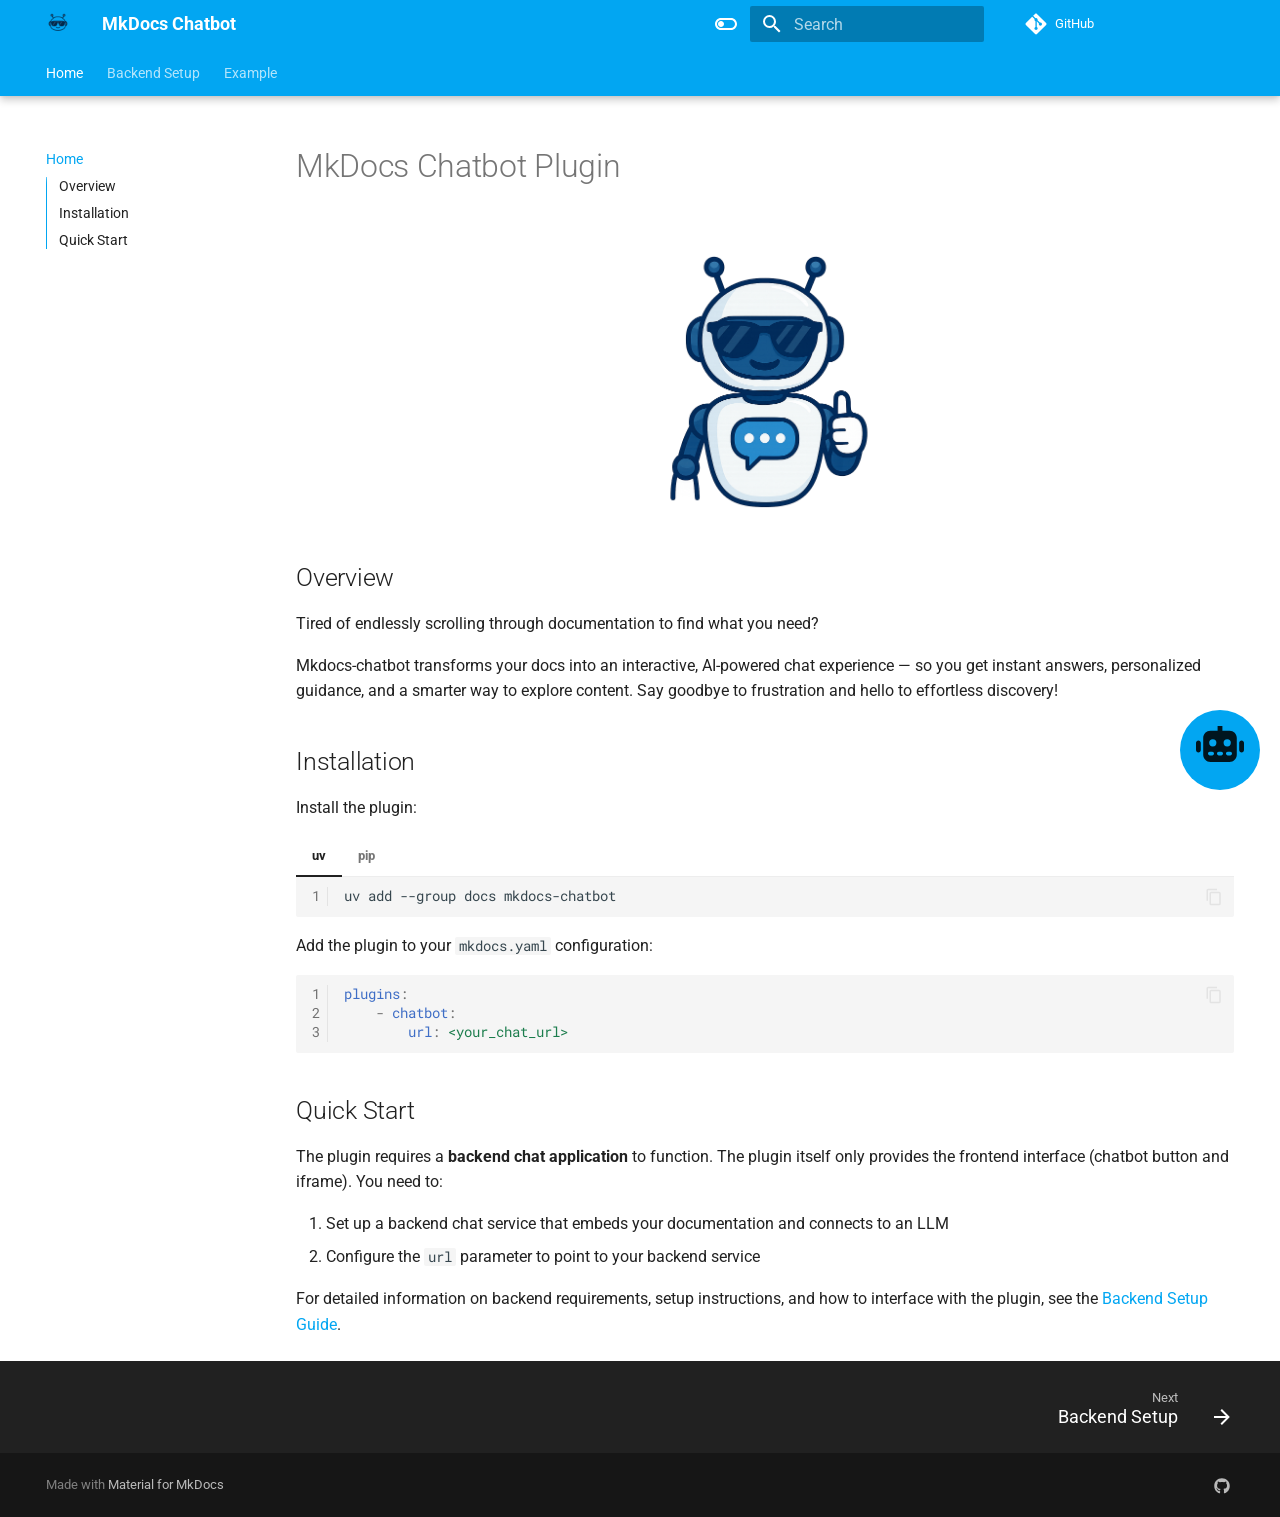
<file: index.html>
<!doctype html>
<html lang="en" class="no-js">
  <head>
    
      <meta charset="utf-8">
      <meta name="viewport" content="width=device-width,initial-scale=1">
      
      
      
      
      
        <link rel="next" href="backend_setup/">
      
      
      <link rel="icon" href="assets/head.png">
      <meta name="generator" content="mkdocs-1.6.1, mkdocs-material-9.6.18">
    
    
      
        <title>MkDocs Chatbot</title>
      
    
    
      <link rel="stylesheet" href="assets/stylesheets/main.7e37652d.min.css">
      
        
        <link rel="stylesheet" href="assets/stylesheets/palette.06af60db.min.css">
      
      


    
    
      
    
    
      
        
        
        <link rel="preconnect" href="https://fonts.gstatic.com" crossorigin>
        <link rel="stylesheet" href="https://fonts.googleapis.com/css?family=Roboto:300,300i,400,400i,700,700i%7CRoboto+Mono:400,400i,700,700i&display=fallback">
        <style>:root{--md-text-font:"Roboto";--md-code-font:"Roboto Mono"}</style>
      
    
    
      <link rel="stylesheet" href="assets/extra.css">
    
      <link rel="stylesheet" href="assets/_markdown_exec_pyodide.css">
    
    <script>__md_scope=new URL(".",location),__md_hash=e=>[...e].reduce(((e,_)=>(e<<5)-e+_.charCodeAt(0)),0),__md_get=(e,_=localStorage,t=__md_scope)=>JSON.parse(_.getItem(t.pathname+"."+e)),__md_set=(e,_,t=localStorage,a=__md_scope)=>{try{t.setItem(a.pathname+"."+e,JSON.stringify(_))}catch(e){}}</script>
    
      

    
    
    
  </head>
  
  
    
    
      
    
    
    
    
    <body dir="ltr" data-md-color-scheme="default" data-md-color-primary="light-blue" data-md-color-accent="light-blue">
  
    
    <input class="md-toggle" data-md-toggle="drawer" type="checkbox" id="__drawer" autocomplete="off">
    <input class="md-toggle" data-md-toggle="search" type="checkbox" id="__search" autocomplete="off">
    <label class="md-overlay" for="__drawer"></label>
    <div data-md-component="skip">
      
        
        <a href="#mkdocs-chatbot-plugin" class="md-skip">
          Skip to content
        </a>
      
    </div>
    <div data-md-component="announce">
      
    </div>
    
    
      

  

<header class="md-header md-header--shadow md-header--lifted" data-md-component="header">
  <nav class="md-header__inner md-grid" aria-label="Header">
    <a href="." title="MkDocs Chatbot" class="md-header__button md-logo" aria-label="MkDocs Chatbot" data-md-component="logo">
      
  <img src="assets/head.png" alt="logo">

    </a>
    <label class="md-header__button md-icon" for="__drawer">
      
      <svg xmlns="http://www.w3.org/2000/svg" viewBox="0 0 24 24"><path d="M3 6h18v2H3zm0 5h18v2H3zm0 5h18v2H3z"/></svg>
    </label>
    <div class="md-header__title" data-md-component="header-title">
      <div class="md-header__ellipsis">
        <div class="md-header__topic">
          <span class="md-ellipsis">
            MkDocs Chatbot
          </span>
        </div>
        <div class="md-header__topic" data-md-component="header-topic">
          <span class="md-ellipsis">
            
              Home
            
          </span>
        </div>
      </div>
    </div>
    
      
        <form class="md-header__option" data-md-component="palette">
  
    
    
    
    <input class="md-option" data-md-color-media="(prefers-color-scheme: light)" data-md-color-scheme="default" data-md-color-primary="light-blue" data-md-color-accent="light-blue"  aria-label="Switch to dark mode"  type="radio" name="__palette" id="__palette_0">
    
      <label class="md-header__button md-icon" title="Switch to dark mode" for="__palette_1" hidden>
        <svg xmlns="http://www.w3.org/2000/svg" viewBox="0 0 24 24"><path d="M17 6H7c-3.31 0-6 2.69-6 6s2.69 6 6 6h10c3.31 0 6-2.69 6-6s-2.69-6-6-6m0 10H7c-2.21 0-4-1.79-4-4s1.79-4 4-4h10c2.21 0 4 1.79 4 4s-1.79 4-4 4M7 9c-1.66 0-3 1.34-3 3s1.34 3 3 3 3-1.34 3-3-1.34-3-3-3"/></svg>
      </label>
    
  
    
    
    
    <input class="md-option" data-md-color-media="(prefers-color-scheme: dark)" data-md-color-scheme="slate" data-md-color-primary="light-blue" data-md-color-accent="light-blue"  aria-label="Switch to light mode"  type="radio" name="__palette" id="__palette_1">
    
      <label class="md-header__button md-icon" title="Switch to light mode" for="__palette_0" hidden>
        <svg xmlns="http://www.w3.org/2000/svg" viewBox="0 0 24 24"><path d="M17 7H7a5 5 0 0 0-5 5 5 5 0 0 0 5 5h10a5 5 0 0 0 5-5 5 5 0 0 0-5-5m0 8a3 3 0 0 1-3-3 3 3 0 0 1 3-3 3 3 0 0 1 3 3 3 3 0 0 1-3 3"/></svg>
      </label>
    
  
</form>
      
    
    
      <script>var palette=__md_get("__palette");if(palette&&palette.color){if("(prefers-color-scheme)"===palette.color.media){var media=matchMedia("(prefers-color-scheme: light)"),input=document.querySelector(media.matches?"[data-md-color-media='(prefers-color-scheme: light)']":"[data-md-color-media='(prefers-color-scheme: dark)']");palette.color.media=input.getAttribute("data-md-color-media"),palette.color.scheme=input.getAttribute("data-md-color-scheme"),palette.color.primary=input.getAttribute("data-md-color-primary"),palette.color.accent=input.getAttribute("data-md-color-accent")}for(var[key,value]of Object.entries(palette.color))document.body.setAttribute("data-md-color-"+key,value)}</script>
    
    
    
      
      
        <label class="md-header__button md-icon" for="__search">
          
          <svg xmlns="http://www.w3.org/2000/svg" viewBox="0 0 24 24"><path d="M9.5 3A6.5 6.5 0 0 1 16 9.5c0 1.61-.59 3.09-1.56 4.23l.27.27h.79l5 5-1.5 1.5-5-5v-.79l-.27-.27A6.52 6.52 0 0 1 9.5 16 6.5 6.5 0 0 1 3 9.5 6.5 6.5 0 0 1 9.5 3m0 2C7 5 5 7 5 9.5S7 14 9.5 14 14 12 14 9.5 12 5 9.5 5"/></svg>
        </label>
        <div class="md-search" data-md-component="search" role="dialog">
  <label class="md-search__overlay" for="__search"></label>
  <div class="md-search__inner" role="search">
    <form class="md-search__form" name="search">
      <input type="text" class="md-search__input" name="query" aria-label="Search" placeholder="Search" autocapitalize="off" autocorrect="off" autocomplete="off" spellcheck="false" data-md-component="search-query" required>
      <label class="md-search__icon md-icon" for="__search">
        
        <svg xmlns="http://www.w3.org/2000/svg" viewBox="0 0 24 24"><path d="M9.5 3A6.5 6.5 0 0 1 16 9.5c0 1.61-.59 3.09-1.56 4.23l.27.27h.79l5 5-1.5 1.5-5-5v-.79l-.27-.27A6.52 6.52 0 0 1 9.5 16 6.5 6.5 0 0 1 3 9.5 6.5 6.5 0 0 1 9.5 3m0 2C7 5 5 7 5 9.5S7 14 9.5 14 14 12 14 9.5 12 5 9.5 5"/></svg>
        
        <svg xmlns="http://www.w3.org/2000/svg" viewBox="0 0 24 24"><path d="M20 11v2H8l5.5 5.5-1.42 1.42L4.16 12l7.92-7.92L13.5 5.5 8 11z"/></svg>
      </label>
      <nav class="md-search__options" aria-label="Search">
        
        <button type="reset" class="md-search__icon md-icon" title="Clear" aria-label="Clear" tabindex="-1">
          
          <svg xmlns="http://www.w3.org/2000/svg" viewBox="0 0 24 24"><path d="M19 6.41 17.59 5 12 10.59 6.41 5 5 6.41 10.59 12 5 17.59 6.41 19 12 13.41 17.59 19 19 17.59 13.41 12z"/></svg>
        </button>
      </nav>
      
        <div class="md-search__suggest" data-md-component="search-suggest"></div>
      
    </form>
    <div class="md-search__output">
      <div class="md-search__scrollwrap" tabindex="0" data-md-scrollfix>
        <div class="md-search-result" data-md-component="search-result">
          <div class="md-search-result__meta">
            Initializing search
          </div>
          <ol class="md-search-result__list" role="presentation"></ol>
        </div>
      </div>
    </div>
  </div>
</div>
      
    
    
      <div class="md-header__source">
        <a href="https://github.com/jonco5555/mkdocs-chatbot" title="Go to repository" class="md-source" data-md-component="source">
  <div class="md-source__icon md-icon">
    
    <svg xmlns="http://www.w3.org/2000/svg" viewBox="0 0 448 512"><!--! Font Awesome Free 7.0.0 by @fontawesome - https://fontawesome.com License - https://fontawesome.com/license/free (Icons: CC BY 4.0, Fonts: SIL OFL 1.1, Code: MIT License) Copyright 2025 Fonticons, Inc.--><path fill="currentColor" d="M439.6 236.1 244 40.5c-5.4-5.5-12.8-8.5-20.4-8.5s-15 3-20.4 8.4L162.5 81l51.5 51.5c27.1-9.1 52.7 16.8 43.4 43.7l49.7 49.7c34.2-11.8 61.2 31 35.5 56.7-26.5 26.5-70.2-2.9-56-37.3L240.3 199v121.9c25.3 12.5 22.3 41.8 9.1 55-6.4 6.4-15.2 10.1-24.3 10.1s-17.8-3.6-24.3-10.1c-17.6-17.6-11.1-46.9 11.2-56v-123c-20.8-8.5-24.6-30.7-18.6-45L142.6 101 8.5 235.1C3 240.6 0 247.9 0 255.5s3 15 8.5 20.4l195.6 195.7c5.4 5.4 12.7 8.4 20.4 8.4s15-3 20.4-8.4l194.7-194.7c5.4-5.4 8.4-12.8 8.4-20.4s-3-15-8.4-20.4"/></svg>
  </div>
  <div class="md-source__repository">
    GitHub
  </div>
</a>
      </div>
    
  </nav>
  
    
      
<nav class="md-tabs" aria-label="Tabs" data-md-component="tabs">
  <div class="md-grid">
    <ul class="md-tabs__list">
      
        
  
  
  
    
  
  
    <li class="md-tabs__item md-tabs__item--active">
      <a href="." class="md-tabs__link">
        
  
  
    
  
  Home

      </a>
    </li>
  

      
        
  
  
  
  
    <li class="md-tabs__item">
      <a href="backend_setup/" class="md-tabs__link">
        
  
  
    
  
  Backend Setup

      </a>
    </li>
  

      
        
  
  
  
  
    <li class="md-tabs__item">
      <a href="example/" class="md-tabs__link">
        
  
  
    
  
  Example

      </a>
    </li>
  

      
    </ul>
  </div>
</nav>
    
  
</header>
    
    <div class="md-container" data-md-component="container">
      
      
        
      
      <main class="md-main" data-md-component="main">
        <div class="md-main__inner md-grid">
          
            
              
              <div class="md-sidebar md-sidebar--primary" data-md-component="sidebar" data-md-type="navigation" >
                <div class="md-sidebar__scrollwrap">
                  <div class="md-sidebar__inner">
                    


  


  

<nav class="md-nav md-nav--primary md-nav--lifted md-nav--integrated" aria-label="Navigation" data-md-level="0">
  <label class="md-nav__title" for="__drawer">
    <a href="." title="MkDocs Chatbot" class="md-nav__button md-logo" aria-label="MkDocs Chatbot" data-md-component="logo">
      
  <img src="assets/head.png" alt="logo">

    </a>
    MkDocs Chatbot
  </label>
  
    <div class="md-nav__source">
      <a href="https://github.com/jonco5555/mkdocs-chatbot" title="Go to repository" class="md-source" data-md-component="source">
  <div class="md-source__icon md-icon">
    
    <svg xmlns="http://www.w3.org/2000/svg" viewBox="0 0 448 512"><!--! Font Awesome Free 7.0.0 by @fontawesome - https://fontawesome.com License - https://fontawesome.com/license/free (Icons: CC BY 4.0, Fonts: SIL OFL 1.1, Code: MIT License) Copyright 2025 Fonticons, Inc.--><path fill="currentColor" d="M439.6 236.1 244 40.5c-5.4-5.5-12.8-8.5-20.4-8.5s-15 3-20.4 8.4L162.5 81l51.5 51.5c27.1-9.1 52.7 16.8 43.4 43.7l49.7 49.7c34.2-11.8 61.2 31 35.5 56.7-26.5 26.5-70.2-2.9-56-37.3L240.3 199v121.9c25.3 12.5 22.3 41.8 9.1 55-6.4 6.4-15.2 10.1-24.3 10.1s-17.8-3.6-24.3-10.1c-17.6-17.6-11.1-46.9 11.2-56v-123c-20.8-8.5-24.6-30.7-18.6-45L142.6 101 8.5 235.1C3 240.6 0 247.9 0 255.5s3 15 8.5 20.4l195.6 195.7c5.4 5.4 12.7 8.4 20.4 8.4s15-3 20.4-8.4l194.7-194.7c5.4-5.4 8.4-12.8 8.4-20.4s-3-15-8.4-20.4"/></svg>
  </div>
  <div class="md-source__repository">
    GitHub
  </div>
</a>
    </div>
  
  <ul class="md-nav__list" data-md-scrollfix>
    
      
      
  
  
    
  
  
  
    <li class="md-nav__item md-nav__item--active">
      
      <input class="md-nav__toggle md-toggle" type="checkbox" id="__toc">
      
      
        
      
      
        <label class="md-nav__link md-nav__link--active" for="__toc">
          
  
  
  <span class="md-ellipsis">
    Home
    
  </span>
  

          <span class="md-nav__icon md-icon"></span>
        </label>
      
      <a href="." class="md-nav__link md-nav__link--active">
        
  
  
  <span class="md-ellipsis">
    Home
    
  </span>
  

      </a>
      
        

<nav class="md-nav md-nav--secondary" aria-label="Table of contents">
  
  
  
    
  
  
    <label class="md-nav__title" for="__toc">
      <span class="md-nav__icon md-icon"></span>
      Table of contents
    </label>
    <ul class="md-nav__list" data-md-component="toc" data-md-scrollfix>
      
        <li class="md-nav__item">
  <a href="#overview" class="md-nav__link">
    <span class="md-ellipsis">
      Overview
    </span>
  </a>
  
</li>
      
        <li class="md-nav__item">
  <a href="#installation" class="md-nav__link">
    <span class="md-ellipsis">
      Installation
    </span>
  </a>
  
</li>
      
        <li class="md-nav__item">
  <a href="#quick-start" class="md-nav__link">
    <span class="md-ellipsis">
      Quick Start
    </span>
  </a>
  
</li>
      
    </ul>
  
</nav>
      
    </li>
  

    
      
      
  
  
  
  
    <li class="md-nav__item">
      <a href="backend_setup/" class="md-nav__link">
        
  
  
  <span class="md-ellipsis">
    Backend Setup
    
  </span>
  

      </a>
    </li>
  

    
      
      
  
  
  
  
    <li class="md-nav__item">
      <a href="example/" class="md-nav__link">
        
  
  
  <span class="md-ellipsis">
    Example
    
  </span>
  

      </a>
    </li>
  

    
  </ul>
</nav>
                  </div>
                </div>
              </div>
            
            
          
          
            <div class="md-content" data-md-component="content">
              <article class="md-content__inner md-typeset">
                
                  


  
  


<h1 id="mkdocs-chatbot-plugin">MkDocs Chatbot Plugin<a class="headerlink" href="#mkdocs-chatbot-plugin" title="Permanent link">&para;</a></h1>
<div align="center">
<br>
<img src="assets/logo.png" alt="mkdocs-chatbot logo" width="250">
</div>

<h2 id="overview">Overview<a class="headerlink" href="#overview" title="Permanent link">&para;</a></h2>
<p>Tired of endlessly scrolling through documentation to find what you need?</p>
<p>Mkdocs-chatbot transforms your docs into an interactive, AI-powered chat experience — so you get instant answers, personalized guidance, and a smarter way to explore content. Say goodbye to frustration and hello to effortless discovery!</p>
<h2 id="installation">Installation<a class="headerlink" href="#installation" title="Permanent link">&para;</a></h2>
<p>Install the plugin:</p>
<div class="tabbed-set tabbed-alternate" data-tabs="1:2"><input checked="checked" id="__tabbed_1_1" name="__tabbed_1" type="radio" /><input id="__tabbed_1_2" name="__tabbed_1" type="radio" /><div class="tabbed-labels"><label for="__tabbed_1_1">uv</label><label for="__tabbed_1_2">pip</label></div>
<div class="tabbed-content">
<div class="tabbed-block">
<div class="highlight"><table class="highlighttable"><tr><td class="linenos"><div class="linenodiv"><pre><span></span><span class="normal">1</span></pre></div></td><td class="code"><div><pre><span></span><code>uv<span class="w"> </span>add<span class="w"> </span>--group<span class="w"> </span>docs<span class="w"> </span>mkdocs-chatbot
</code></pre></div></td></tr></table></div>
</div>
<div class="tabbed-block">
<div class="highlight"><table class="highlighttable"><tr><td class="linenos"><div class="linenodiv"><pre><span></span><span class="normal">1</span></pre></div></td><td class="code"><div><pre><span></span><code>pip<span class="w"> </span>install<span class="w"> </span>mkdocs-chatbot
</code></pre></div></td></tr></table></div>
</div>
</div>
</div>
<p>Add the plugin to your <code>mkdocs.yaml</code> configuration:
<div class="highlight"><table class="highlighttable"><tr><td class="linenos"><div class="linenodiv"><pre><span></span><span class="normal">1</span>
<span class="normal">2</span>
<span class="normal">3</span></pre></div></td><td class="code"><div><pre><span></span><code><span class="nt">plugins</span><span class="p">:</span>
<span class="w">    </span><span class="p p-Indicator">-</span><span class="w"> </span><span class="nt">chatbot</span><span class="p">:</span>
<span class="w">        </span><span class="nt">url</span><span class="p">:</span><span class="w"> </span><span class="l l-Scalar l-Scalar-Plain">&lt;your_chat_url&gt;</span>
</code></pre></div></td></tr></table></div></p>
<h2 id="quick-start">Quick Start<a class="headerlink" href="#quick-start" title="Permanent link">&para;</a></h2>
<p>The plugin requires a <strong>backend chat application</strong> to function. The plugin itself only provides the frontend interface (chatbot button and iframe). You need to:</p>
<ol>
<li>Set up a backend chat service that embeds your documentation and connects to an LLM</li>
<li>Configure the <code>url</code> parameter to point to your backend service</li>
</ol>
<p>For detailed information on backend requirements, setup instructions, and how to interface with the plugin, see the <a href="backend_setup/">Backend Setup Guide</a>.</p>












                
              </article>
            </div>
          
          
<script>var target=document.getElementById(location.hash.slice(1));target&&target.name&&(target.checked=target.name.startsWith("__tabbed_"))</script>
        </div>
        
          <button type="button" class="md-top md-icon" data-md-component="top" hidden>
  
  <svg xmlns="http://www.w3.org/2000/svg" viewBox="0 0 24 24"><path d="M13 20h-2V8l-5.5 5.5-1.42-1.42L12 4.16l7.92 7.92-1.42 1.42L13 8z"/></svg>
  Back to top
</button>
        
      </main>
      
  
        <footer class="md-footer">
  
    
      
      <nav class="md-footer__inner md-grid" aria-label="Footer" >
        
        
          
          <a href="backend_setup/" class="md-footer__link md-footer__link--next" aria-label="Next: Backend Setup">
            <div class="md-footer__title">
              <span class="md-footer__direction">
                Next
              </span>
              <div class="md-ellipsis">
                Backend Setup
              </div>
            </div>
            <div class="md-footer__button md-icon">
              
              <svg xmlns="http://www.w3.org/2000/svg" viewBox="0 0 24 24"><path d="M4 11v2h12l-5.5 5.5 1.42 1.42L19.84 12l-7.92-7.92L10.5 5.5 16 11z"/></svg>
            </div>
          </a>
        
      </nav>
    
  
  <div class="md-footer-meta md-typeset">
    <div class="md-footer-meta__inner md-grid">
      <div class="md-copyright">
  
  
    Made with
    <a href="https://squidfunk.github.io/mkdocs-material/" target="_blank" rel="noopener">
      Material for MkDocs
    </a>
  
</div>
      
        
<div class="md-social">
  
    
    
    
    
      
      
    
    <a href="https://github.com/jonco5555/mkdocs-chatbot" target="_blank" rel="noopener" title="github.com" class="md-social__link">
      <svg xmlns="http://www.w3.org/2000/svg" viewBox="0 0 512 512"><!--! Font Awesome Free 7.0.0 by @fontawesome - https://fontawesome.com License - https://fontawesome.com/license/free (Icons: CC BY 4.0, Fonts: SIL OFL 1.1, Code: MIT License) Copyright 2025 Fonticons, Inc.--><path fill="currentColor" d="M173.9 397.4c0 2-2.3 3.6-5.2 3.6-3.3.3-5.6-1.3-5.6-3.6 0-2 2.3-3.6 5.2-3.6 3-.3 5.6 1.3 5.6 3.6m-31.1-4.5c-.7 2 1.3 4.3 4.3 4.9 2.6 1 5.6 0 6.2-2s-1.3-4.3-4.3-5.2c-2.6-.7-5.5.3-6.2 2.3m44.2-1.7c-2.9.7-4.9 2.6-4.6 4.9.3 2 2.9 3.3 5.9 2.6 2.9-.7 4.9-2.6 4.6-4.6-.3-1.9-3-3.2-5.9-2.9M252.8 8C114.1 8 8 113.3 8 252c0 110.9 69.8 205.8 169.5 239.2 12.8 2.3 17.3-5.6 17.3-12.1 0-6.2-.3-40.4-.3-61.4 0 0-70 15-84.7-29.8 0 0-11.4-29.1-27.8-36.6 0 0-22.9-15.7 1.6-15.4 0 0 24.9 2 38.6 25.8 21.9 38.6 58.6 27.5 72.9 20.9 2.3-16 8.8-27.1 16-33.7-55.9-6.2-112.3-14.3-112.3-110.5 0-27.5 7.6-41.3 23.6-58.9-2.6-6.5-11.1-33.3 2.6-67.9 20.9-6.5 69 27 69 27 20-5.6 41.5-8.5 62.8-8.5s42.8 2.9 62.8 8.5c0 0 48.1-33.6 69-27 13.7 34.7 5.2 61.4 2.6 67.9 16 17.7 25.8 31.5 25.8 58.9 0 96.5-58.9 104.2-114.8 110.5 9.2 7.9 17 22.9 17 46.4 0 33.7-.3 75.4-.3 83.6 0 6.5 4.6 14.4 17.3 12.1C436.2 457.8 504 362.9 504 252 504 113.3 391.5 8 252.8 8M105.2 352.9c-1.3 1-1 3.3.7 5.2 1.6 1.6 3.9 2.3 5.2 1 1.3-1 1-3.3-.7-5.2-1.6-1.6-3.9-2.3-5.2-1m-10.8-8.1c-.7 1.3.3 2.9 2.3 3.9 1.6 1 3.6.7 4.3-.7.7-1.3-.3-2.9-2.3-3.9-2-.6-3.6-.3-4.3.7m32.4 35.6c-1.6 1.3-1 4.3 1.3 6.2 2.3 2.3 5.2 2.6 6.5 1 1.3-1.3.7-4.3-1.3-6.2-2.2-2.3-5.2-2.6-6.5-1m-11.4-14.7c-1.6 1-1.6 3.6 0 5.9s4.3 3.3 5.6 2.3c1.6-1.3 1.6-3.9 0-6.2-1.4-2.3-4-3.3-5.6-2"/></svg>
    </a>
  
</div>
      
    </div>
  </div>
</footer>
      
  <div class="bot-container">
    <a class="twemoji bot-button" href="javascript:void(0)" title="Ask bot about the docs">
      <svg xmlns="http://www.w3.org/2000/svg" viewBox="0 0 640 512"><!--! Font Awesome Free 7.0.0 by @fontawesome - https://fontawesome.com License - https://fontawesome.com/license/free (Icons: CC BY 4.0, Fonts: SIL OFL 1.1, Code: MIT License) Copyright 2025 Fonticons, Inc.--><path fill="currentColor" d="M352 0c0-17.7-14.3-32-32-32s-32 14.3-32 32v64h-96c-53 0-96 43-96 96v224c0 53 43 96 96 96h256c53 0 96-43 96-96V160c0-53-43-96-96-96h-96zM160 368c0-13.3 10.7-24 24-24h32c13.3 0 24 10.7 24 24s-10.7 24-24 24h-32c-13.3 0-24-10.7-24-24m120 0c0-13.3 10.7-24 24-24h32c13.3 0 24 10.7 24 24s-10.7 24-24 24h-32c-13.3 0-24-10.7-24-24m120 0c0-13.3 10.7-24 24-24h32c13.3 0 24 10.7 24 24s-10.7 24-24 24h-32c-13.3 0-24-10.7-24-24M224 176a48 48 0 1 1 0 96 48 48 0 1 1 0-96m144 48a48 48 0 1 1 96 0 48 48 0 1 1-96 0m-304 0c0-17.7-14.3-32-32-32S0 206.3 0 224v96c0 17.7 14.3 32 32 32s32-14.3 32-32zm544-32c-17.7 0-32 14.3-32 32v96c0 17.7 14.3 32 32 32s32-14.3 32-32v-96c0-17.7-14.3-32-32-32"/></svg>
    </a>
    <iframe id="chatbot" src=""></iframe>
  </div>
  <script>
    // Extract project name from URL
    const isLocalHost = window.location.hostname === 'localhost' || window.location.hostname === '127.0.0.1';
    const pathParts = window.location.pathname.split('/').filter(Boolean);
    const projectName = isLocalHost ? 'default' : (pathParts[0] || 'default')
    const chatbotUrl = "https://mkdocs-chatbot-903213368620.europe-west1.run.app/?embed=true";
    const separator = chatbotUrl.includes('?') ? '&' : '?';
    document.getElementById('chatbot').src = chatbotUrl + separator + "project=" + encodeURIComponent(projectName);

    const botButton = document.querySelector('.bot-button');
    const iFrame = document.querySelector('.bot-container > iframe');
    const hideBot = () => {
      iFrame.style.height = null;
      botButton.style.display = 'block';
      document.removeEventListener('click', hideBot);
    }
    botButton.addEventListener('click', (e) => {
      const curHeight = window.getComputedStyle(iFrame).height;
      const header = document.querySelector('.md-header');
      const height = `calc(100vh - ${header.clientHeight + 120}px)`;
      if (curHeight === '0px') {
        iFrame.style.height = height;
        botButton.style.display = 'none';
        document.addEventListener('click', hideBot);
      } else {
        hideBot();
      }
      e.stopPropagation();
    });
    iFrame.addEventListener('click', (e) => {
      e.stopPropagation();
    });
    window.addEventListener('resize', (e) => {
      if (iFrame.style.height) {
        const header = document.querySelector('.md-header');
        const height = `calc(100vh - ${header.clientHeight + 120}px)`;
        iFrame.style.height = height;
      }
      e.stopPropagation();
    })
  </script>

    </div>
    <div class="md-dialog" data-md-component="dialog">
      <div class="md-dialog__inner md-typeset"></div>
    </div>
    
    
    
      
      <script id="__config" type="application/json">{"base": ".", "features": ["navigation.tabs", "navigation.top", "navigation.tabs.sticky", "navigation.footer", "navigation.expand", "search.highlight", "search.suggest", "toc.integrate", "content.code.copy"], "search": "assets/javascripts/workers/search.973d3a69.min.js", "tags": null, "translations": {"clipboard.copied": "Copied to clipboard", "clipboard.copy": "Copy to clipboard", "search.result.more.one": "1 more on this page", "search.result.more.other": "# more on this page", "search.result.none": "No matching documents", "search.result.one": "1 matching document", "search.result.other": "# matching documents", "search.result.placeholder": "Type to start searching", "search.result.term.missing": "Missing", "select.version": "Select version"}, "version": null}</script>
    
    
      <script src="assets/javascripts/bundle.92b07e13.min.js"></script>
      
        <script src="assets/_markdown_exec_pyodide.js"></script>
      
    
  </body>
</html>
</file>
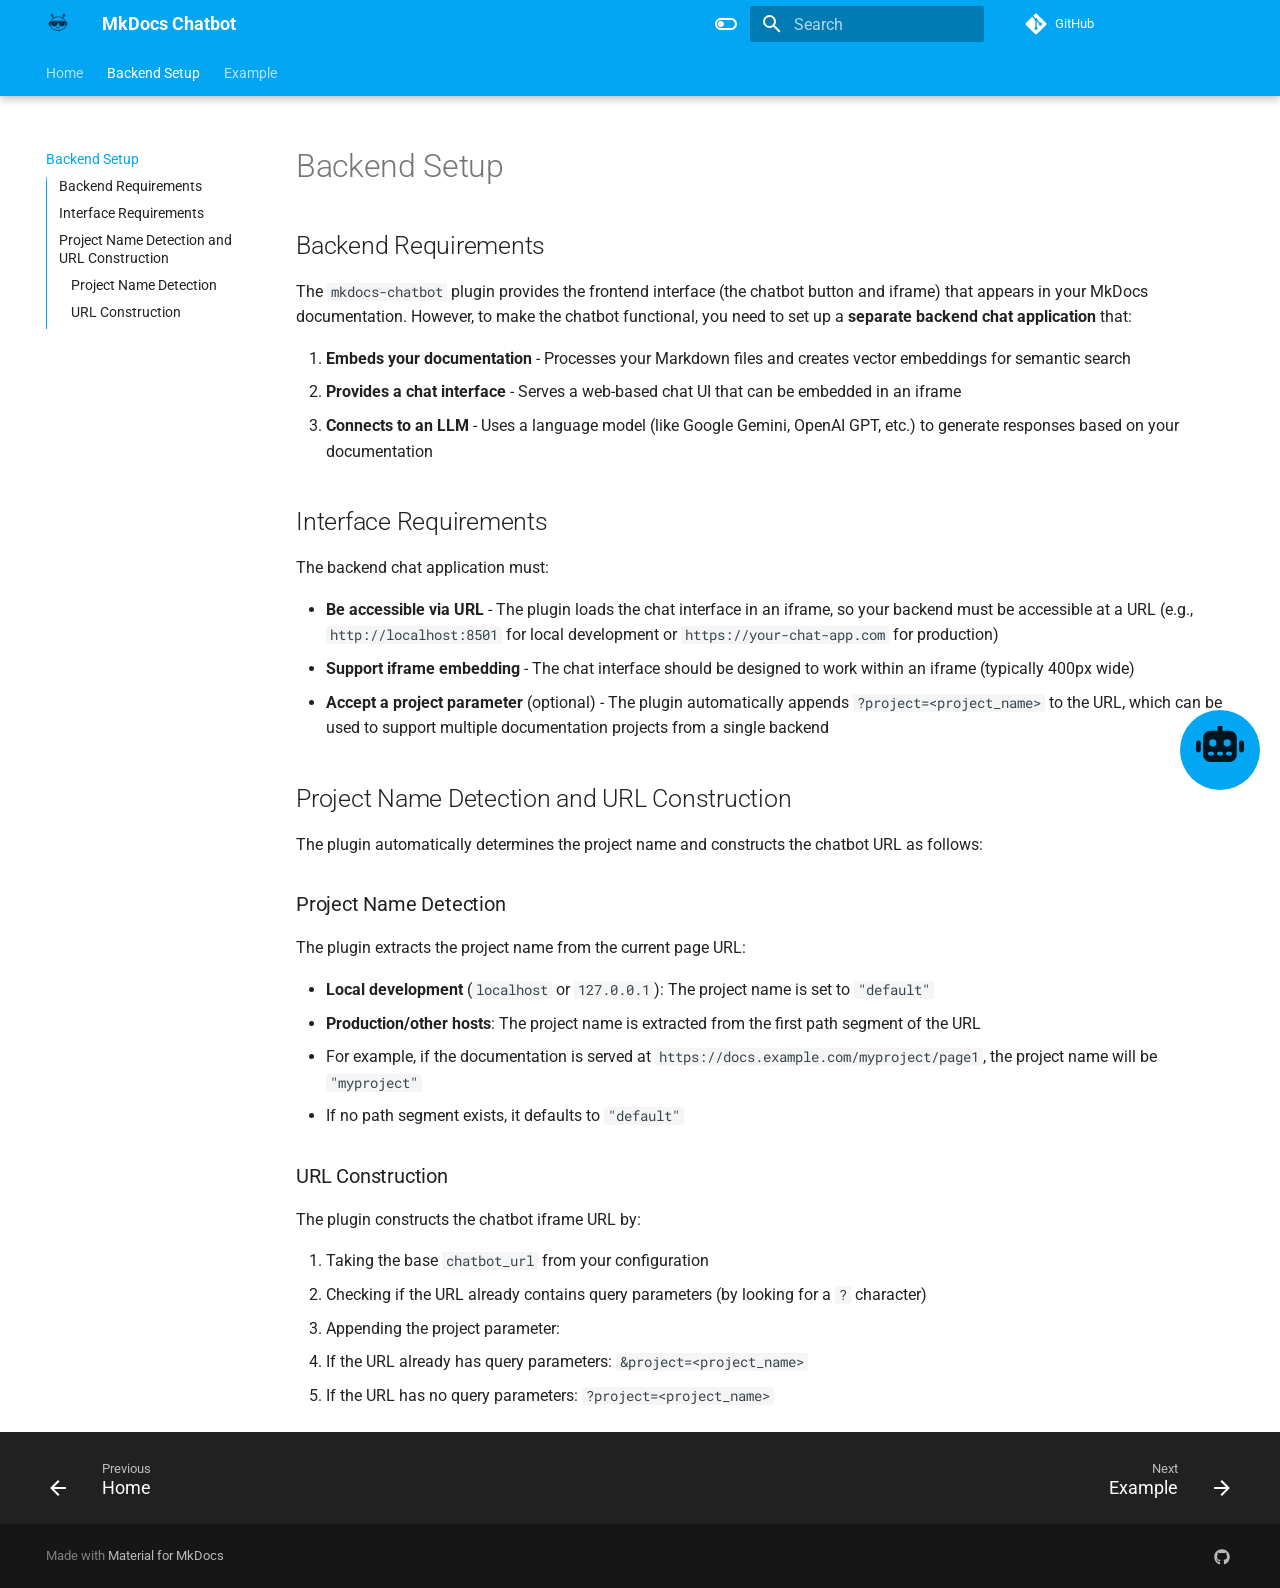
<file: backend_setup/index.html>
<!doctype html>
<html lang="en" class="no-js">
  <head>
    
      <meta charset="utf-8">
      <meta name="viewport" content="width=device-width,initial-scale=1">
      
      
      
      
        <link rel="prev" href="..">
      
      
        <link rel="next" href="../example/">
      
      
      <link rel="icon" href="../assets/head.png">
      <meta name="generator" content="mkdocs-1.6.1, mkdocs-material-9.6.18">
    
    
      
        <title>Backend Setup - MkDocs Chatbot</title>
      
    
    
      <link rel="stylesheet" href="../assets/stylesheets/main.7e37652d.min.css">
      
        
        <link rel="stylesheet" href="../assets/stylesheets/palette.06af60db.min.css">
      
      


    
    
      
    
    
      
        
        
        <link rel="preconnect" href="https://fonts.gstatic.com" crossorigin>
        <link rel="stylesheet" href="https://fonts.googleapis.com/css?family=Roboto:300,300i,400,400i,700,700i%7CRoboto+Mono:400,400i,700,700i&display=fallback">
        <style>:root{--md-text-font:"Roboto";--md-code-font:"Roboto Mono"}</style>
      
    
    
      <link rel="stylesheet" href="../assets/extra.css">
    
      <link rel="stylesheet" href="../assets/_markdown_exec_pyodide.css">
    
    <script>__md_scope=new URL("..",location),__md_hash=e=>[...e].reduce(((e,_)=>(e<<5)-e+_.charCodeAt(0)),0),__md_get=(e,_=localStorage,t=__md_scope)=>JSON.parse(_.getItem(t.pathname+"."+e)),__md_set=(e,_,t=localStorage,a=__md_scope)=>{try{t.setItem(a.pathname+"."+e,JSON.stringify(_))}catch(e){}}</script>
    
      

    
    
    
  </head>
  
  
    
    
      
    
    
    
    
    <body dir="ltr" data-md-color-scheme="default" data-md-color-primary="light-blue" data-md-color-accent="light-blue">
  
    
    <input class="md-toggle" data-md-toggle="drawer" type="checkbox" id="__drawer" autocomplete="off">
    <input class="md-toggle" data-md-toggle="search" type="checkbox" id="__search" autocomplete="off">
    <label class="md-overlay" for="__drawer"></label>
    <div data-md-component="skip">
      
        
        <a href="#backend-requirements" class="md-skip">
          Skip to content
        </a>
      
    </div>
    <div data-md-component="announce">
      
    </div>
    
    
      

  

<header class="md-header md-header--shadow md-header--lifted" data-md-component="header">
  <nav class="md-header__inner md-grid" aria-label="Header">
    <a href=".." title="MkDocs Chatbot" class="md-header__button md-logo" aria-label="MkDocs Chatbot" data-md-component="logo">
      
  <img src="../assets/head.png" alt="logo">

    </a>
    <label class="md-header__button md-icon" for="__drawer">
      
      <svg xmlns="http://www.w3.org/2000/svg" viewBox="0 0 24 24"><path d="M3 6h18v2H3zm0 5h18v2H3zm0 5h18v2H3z"/></svg>
    </label>
    <div class="md-header__title" data-md-component="header-title">
      <div class="md-header__ellipsis">
        <div class="md-header__topic">
          <span class="md-ellipsis">
            MkDocs Chatbot
          </span>
        </div>
        <div class="md-header__topic" data-md-component="header-topic">
          <span class="md-ellipsis">
            
              Backend Setup
            
          </span>
        </div>
      </div>
    </div>
    
      
        <form class="md-header__option" data-md-component="palette">
  
    
    
    
    <input class="md-option" data-md-color-media="(prefers-color-scheme: light)" data-md-color-scheme="default" data-md-color-primary="light-blue" data-md-color-accent="light-blue"  aria-label="Switch to dark mode"  type="radio" name="__palette" id="__palette_0">
    
      <label class="md-header__button md-icon" title="Switch to dark mode" for="__palette_1" hidden>
        <svg xmlns="http://www.w3.org/2000/svg" viewBox="0 0 24 24"><path d="M17 6H7c-3.31 0-6 2.69-6 6s2.69 6 6 6h10c3.31 0 6-2.69 6-6s-2.69-6-6-6m0 10H7c-2.21 0-4-1.79-4-4s1.79-4 4-4h10c2.21 0 4 1.79 4 4s-1.79 4-4 4M7 9c-1.66 0-3 1.34-3 3s1.34 3 3 3 3-1.34 3-3-1.34-3-3-3"/></svg>
      </label>
    
  
    
    
    
    <input class="md-option" data-md-color-media="(prefers-color-scheme: dark)" data-md-color-scheme="slate" data-md-color-primary="light-blue" data-md-color-accent="light-blue"  aria-label="Switch to light mode"  type="radio" name="__palette" id="__palette_1">
    
      <label class="md-header__button md-icon" title="Switch to light mode" for="__palette_0" hidden>
        <svg xmlns="http://www.w3.org/2000/svg" viewBox="0 0 24 24"><path d="M17 7H7a5 5 0 0 0-5 5 5 5 0 0 0 5 5h10a5 5 0 0 0 5-5 5 5 0 0 0-5-5m0 8a3 3 0 0 1-3-3 3 3 0 0 1 3-3 3 3 0 0 1 3 3 3 3 0 0 1-3 3"/></svg>
      </label>
    
  
</form>
      
    
    
      <script>var palette=__md_get("__palette");if(palette&&palette.color){if("(prefers-color-scheme)"===palette.color.media){var media=matchMedia("(prefers-color-scheme: light)"),input=document.querySelector(media.matches?"[data-md-color-media='(prefers-color-scheme: light)']":"[data-md-color-media='(prefers-color-scheme: dark)']");palette.color.media=input.getAttribute("data-md-color-media"),palette.color.scheme=input.getAttribute("data-md-color-scheme"),palette.color.primary=input.getAttribute("data-md-color-primary"),palette.color.accent=input.getAttribute("data-md-color-accent")}for(var[key,value]of Object.entries(palette.color))document.body.setAttribute("data-md-color-"+key,value)}</script>
    
    
    
      
      
        <label class="md-header__button md-icon" for="__search">
          
          <svg xmlns="http://www.w3.org/2000/svg" viewBox="0 0 24 24"><path d="M9.5 3A6.5 6.5 0 0 1 16 9.5c0 1.61-.59 3.09-1.56 4.23l.27.27h.79l5 5-1.5 1.5-5-5v-.79l-.27-.27A6.52 6.52 0 0 1 9.5 16 6.5 6.5 0 0 1 3 9.5 6.5 6.5 0 0 1 9.5 3m0 2C7 5 5 7 5 9.5S7 14 9.5 14 14 12 14 9.5 12 5 9.5 5"/></svg>
        </label>
        <div class="md-search" data-md-component="search" role="dialog">
  <label class="md-search__overlay" for="__search"></label>
  <div class="md-search__inner" role="search">
    <form class="md-search__form" name="search">
      <input type="text" class="md-search__input" name="query" aria-label="Search" placeholder="Search" autocapitalize="off" autocorrect="off" autocomplete="off" spellcheck="false" data-md-component="search-query" required>
      <label class="md-search__icon md-icon" for="__search">
        
        <svg xmlns="http://www.w3.org/2000/svg" viewBox="0 0 24 24"><path d="M9.5 3A6.5 6.5 0 0 1 16 9.5c0 1.61-.59 3.09-1.56 4.23l.27.27h.79l5 5-1.5 1.5-5-5v-.79l-.27-.27A6.52 6.52 0 0 1 9.5 16 6.5 6.5 0 0 1 3 9.5 6.5 6.5 0 0 1 9.5 3m0 2C7 5 5 7 5 9.5S7 14 9.5 14 14 12 14 9.5 12 5 9.5 5"/></svg>
        
        <svg xmlns="http://www.w3.org/2000/svg" viewBox="0 0 24 24"><path d="M20 11v2H8l5.5 5.5-1.42 1.42L4.16 12l7.92-7.92L13.5 5.5 8 11z"/></svg>
      </label>
      <nav class="md-search__options" aria-label="Search">
        
        <button type="reset" class="md-search__icon md-icon" title="Clear" aria-label="Clear" tabindex="-1">
          
          <svg xmlns="http://www.w3.org/2000/svg" viewBox="0 0 24 24"><path d="M19 6.41 17.59 5 12 10.59 6.41 5 5 6.41 10.59 12 5 17.59 6.41 19 12 13.41 17.59 19 19 17.59 13.41 12z"/></svg>
        </button>
      </nav>
      
        <div class="md-search__suggest" data-md-component="search-suggest"></div>
      
    </form>
    <div class="md-search__output">
      <div class="md-search__scrollwrap" tabindex="0" data-md-scrollfix>
        <div class="md-search-result" data-md-component="search-result">
          <div class="md-search-result__meta">
            Initializing search
          </div>
          <ol class="md-search-result__list" role="presentation"></ol>
        </div>
      </div>
    </div>
  </div>
</div>
      
    
    
      <div class="md-header__source">
        <a href="https://github.com/jonco5555/mkdocs-chatbot" title="Go to repository" class="md-source" data-md-component="source">
  <div class="md-source__icon md-icon">
    
    <svg xmlns="http://www.w3.org/2000/svg" viewBox="0 0 448 512"><!--! Font Awesome Free 7.0.0 by @fontawesome - https://fontawesome.com License - https://fontawesome.com/license/free (Icons: CC BY 4.0, Fonts: SIL OFL 1.1, Code: MIT License) Copyright 2025 Fonticons, Inc.--><path fill="currentColor" d="M439.6 236.1 244 40.5c-5.4-5.5-12.8-8.5-20.4-8.5s-15 3-20.4 8.4L162.5 81l51.5 51.5c27.1-9.1 52.7 16.8 43.4 43.7l49.7 49.7c34.2-11.8 61.2 31 35.5 56.7-26.5 26.5-70.2-2.9-56-37.3L240.3 199v121.9c25.3 12.5 22.3 41.8 9.1 55-6.4 6.4-15.2 10.1-24.3 10.1s-17.8-3.6-24.3-10.1c-17.6-17.6-11.1-46.9 11.2-56v-123c-20.8-8.5-24.6-30.7-18.6-45L142.6 101 8.5 235.1C3 240.6 0 247.9 0 255.5s3 15 8.5 20.4l195.6 195.7c5.4 5.4 12.7 8.4 20.4 8.4s15-3 20.4-8.4l194.7-194.7c5.4-5.4 8.4-12.8 8.4-20.4s-3-15-8.4-20.4"/></svg>
  </div>
  <div class="md-source__repository">
    GitHub
  </div>
</a>
      </div>
    
  </nav>
  
    
      
<nav class="md-tabs" aria-label="Tabs" data-md-component="tabs">
  <div class="md-grid">
    <ul class="md-tabs__list">
      
        
  
  
  
  
    <li class="md-tabs__item">
      <a href=".." class="md-tabs__link">
        
  
  
    
  
  Home

      </a>
    </li>
  

      
        
  
  
  
    
  
  
    <li class="md-tabs__item md-tabs__item--active">
      <a href="./" class="md-tabs__link">
        
  
  
    
  
  Backend Setup

      </a>
    </li>
  

      
        
  
  
  
  
    <li class="md-tabs__item">
      <a href="../example/" class="md-tabs__link">
        
  
  
    
  
  Example

      </a>
    </li>
  

      
    </ul>
  </div>
</nav>
    
  
</header>
    
    <div class="md-container" data-md-component="container">
      
      
        
      
      <main class="md-main" data-md-component="main">
        <div class="md-main__inner md-grid">
          
            
              
              <div class="md-sidebar md-sidebar--primary" data-md-component="sidebar" data-md-type="navigation" >
                <div class="md-sidebar__scrollwrap">
                  <div class="md-sidebar__inner">
                    


  


  

<nav class="md-nav md-nav--primary md-nav--lifted md-nav--integrated" aria-label="Navigation" data-md-level="0">
  <label class="md-nav__title" for="__drawer">
    <a href=".." title="MkDocs Chatbot" class="md-nav__button md-logo" aria-label="MkDocs Chatbot" data-md-component="logo">
      
  <img src="../assets/head.png" alt="logo">

    </a>
    MkDocs Chatbot
  </label>
  
    <div class="md-nav__source">
      <a href="https://github.com/jonco5555/mkdocs-chatbot" title="Go to repository" class="md-source" data-md-component="source">
  <div class="md-source__icon md-icon">
    
    <svg xmlns="http://www.w3.org/2000/svg" viewBox="0 0 448 512"><!--! Font Awesome Free 7.0.0 by @fontawesome - https://fontawesome.com License - https://fontawesome.com/license/free (Icons: CC BY 4.0, Fonts: SIL OFL 1.1, Code: MIT License) Copyright 2025 Fonticons, Inc.--><path fill="currentColor" d="M439.6 236.1 244 40.5c-5.4-5.5-12.8-8.5-20.4-8.5s-15 3-20.4 8.4L162.5 81l51.5 51.5c27.1-9.1 52.7 16.8 43.4 43.7l49.7 49.7c34.2-11.8 61.2 31 35.5 56.7-26.5 26.5-70.2-2.9-56-37.3L240.3 199v121.9c25.3 12.5 22.3 41.8 9.1 55-6.4 6.4-15.2 10.1-24.3 10.1s-17.8-3.6-24.3-10.1c-17.6-17.6-11.1-46.9 11.2-56v-123c-20.8-8.5-24.6-30.7-18.6-45L142.6 101 8.5 235.1C3 240.6 0 247.9 0 255.5s3 15 8.5 20.4l195.6 195.7c5.4 5.4 12.7 8.4 20.4 8.4s15-3 20.4-8.4l194.7-194.7c5.4-5.4 8.4-12.8 8.4-20.4s-3-15-8.4-20.4"/></svg>
  </div>
  <div class="md-source__repository">
    GitHub
  </div>
</a>
    </div>
  
  <ul class="md-nav__list" data-md-scrollfix>
    
      
      
  
  
  
  
    <li class="md-nav__item">
      <a href=".." class="md-nav__link">
        
  
  
  <span class="md-ellipsis">
    Home
    
  </span>
  

      </a>
    </li>
  

    
      
      
  
  
    
  
  
  
    <li class="md-nav__item md-nav__item--active">
      
      <input class="md-nav__toggle md-toggle" type="checkbox" id="__toc">
      
      
      
        <label class="md-nav__link md-nav__link--active" for="__toc">
          
  
  
  <span class="md-ellipsis">
    Backend Setup
    
  </span>
  

          <span class="md-nav__icon md-icon"></span>
        </label>
      
      <a href="./" class="md-nav__link md-nav__link--active">
        
  
  
  <span class="md-ellipsis">
    Backend Setup
    
  </span>
  

      </a>
      
        

<nav class="md-nav md-nav--secondary" aria-label="Table of contents">
  
  
  
  
    <label class="md-nav__title" for="__toc">
      <span class="md-nav__icon md-icon"></span>
      Table of contents
    </label>
    <ul class="md-nav__list" data-md-component="toc" data-md-scrollfix>
      
        <li class="md-nav__item">
  <a href="#backend-requirements" class="md-nav__link">
    <span class="md-ellipsis">
      Backend Requirements
    </span>
  </a>
  
</li>
      
        <li class="md-nav__item">
  <a href="#interface-requirements" class="md-nav__link">
    <span class="md-ellipsis">
      Interface Requirements
    </span>
  </a>
  
</li>
      
        <li class="md-nav__item">
  <a href="#project-name-detection-and-url-construction" class="md-nav__link">
    <span class="md-ellipsis">
      Project Name Detection and URL Construction
    </span>
  </a>
  
    <nav class="md-nav" aria-label="Project Name Detection and URL Construction">
      <ul class="md-nav__list">
        
          <li class="md-nav__item">
  <a href="#project-name-detection" class="md-nav__link">
    <span class="md-ellipsis">
      Project Name Detection
    </span>
  </a>
  
</li>
        
          <li class="md-nav__item">
  <a href="#url-construction" class="md-nav__link">
    <span class="md-ellipsis">
      URL Construction
    </span>
  </a>
  
</li>
        
      </ul>
    </nav>
  
</li>
      
    </ul>
  
</nav>
      
    </li>
  

    
      
      
  
  
  
  
    <li class="md-nav__item">
      <a href="../example/" class="md-nav__link">
        
  
  
  <span class="md-ellipsis">
    Example
    
  </span>
  

      </a>
    </li>
  

    
  </ul>
</nav>
                  </div>
                </div>
              </div>
            
            
          
          
            <div class="md-content" data-md-component="content">
              <article class="md-content__inner md-typeset">
                
                  


  
  


  <h1>Backend Setup</h1>

<h2 id="backend-requirements">Backend Requirements<a class="headerlink" href="#backend-requirements" title="Permanent link">&para;</a></h2>
<p>The <code>mkdocs-chatbot</code> plugin provides the frontend interface (the chatbot button and iframe) that appears in your MkDocs documentation. However, to make the chatbot functional, you need to set up a <strong>separate backend chat application</strong> that:</p>
<ol>
<li><strong>Embeds your documentation</strong> - Processes your Markdown files and creates vector embeddings for semantic search</li>
<li><strong>Provides a chat interface</strong> - Serves a web-based chat UI that can be embedded in an iframe</li>
<li><strong>Connects to an LLM</strong> - Uses a language model (like Google Gemini, OpenAI GPT, etc.) to generate responses based on your documentation</li>
</ol>
<h2 id="interface-requirements">Interface Requirements<a class="headerlink" href="#interface-requirements" title="Permanent link">&para;</a></h2>
<p>The backend chat application must:</p>
<ul>
<li><strong>Be accessible via URL</strong> - The plugin loads the chat interface in an iframe, so your backend must be accessible at a URL (e.g., <code>http://localhost:8501</code> for local development or <code>https://your-chat-app.com</code> for production)</li>
<li><strong>Support iframe embedding</strong> - The chat interface should be designed to work within an iframe (typically 400px wide)</li>
<li><strong>Accept a project parameter</strong> (optional) - The plugin automatically appends <code>?project=&lt;project_name&gt;</code> to the URL, which can be used to support multiple documentation projects from a single backend</li>
</ul>
<h2 id="project-name-detection-and-url-construction">Project Name Detection and URL Construction<a class="headerlink" href="#project-name-detection-and-url-construction" title="Permanent link">&para;</a></h2>
<p>The plugin automatically determines the project name and constructs the chatbot URL as follows:</p>
<h3 id="project-name-detection">Project Name Detection<a class="headerlink" href="#project-name-detection" title="Permanent link">&para;</a></h3>
<p>The plugin extracts the project name from the current page URL:</p>
<ul>
<li><strong>Local development</strong> (<code>localhost</code> or <code>127.0.0.1</code>): The project name is set to <code>"default"</code></li>
<li><strong>Production/other hosts</strong>: The project name is extracted from the first path segment of the URL</li>
<li>For example, if the documentation is served at <code>https://docs.example.com/myproject/page1</code>, the project name will be <code>"myproject"</code></li>
<li>If no path segment exists, it defaults to <code>"default"</code></li>
</ul>
<h3 id="url-construction">URL Construction<a class="headerlink" href="#url-construction" title="Permanent link">&para;</a></h3>
<p>The plugin constructs the chatbot iframe URL by:</p>
<ol>
<li>Taking the base <code>chatbot_url</code> from your configuration</li>
<li>Checking if the URL already contains query parameters (by looking for a <code>?</code> character)</li>
<li>Appending the project parameter:</li>
<li>If the URL already has query parameters: <code>&amp;project=&lt;project_name&gt;</code></li>
<li>If the URL has no query parameters: <code>?project=&lt;project_name&gt;</code></li>
</ol>












                
              </article>
            </div>
          
          
<script>var target=document.getElementById(location.hash.slice(1));target&&target.name&&(target.checked=target.name.startsWith("__tabbed_"))</script>
        </div>
        
          <button type="button" class="md-top md-icon" data-md-component="top" hidden>
  
  <svg xmlns="http://www.w3.org/2000/svg" viewBox="0 0 24 24"><path d="M13 20h-2V8l-5.5 5.5-1.42-1.42L12 4.16l7.92 7.92-1.42 1.42L13 8z"/></svg>
  Back to top
</button>
        
      </main>
      
  
        <footer class="md-footer">
  
    
      
      <nav class="md-footer__inner md-grid" aria-label="Footer" >
        
          
          <a href=".." class="md-footer__link md-footer__link--prev" aria-label="Previous: Home">
            <div class="md-footer__button md-icon">
              
              <svg xmlns="http://www.w3.org/2000/svg" viewBox="0 0 24 24"><path d="M20 11v2H8l5.5 5.5-1.42 1.42L4.16 12l7.92-7.92L13.5 5.5 8 11z"/></svg>
            </div>
            <div class="md-footer__title">
              <span class="md-footer__direction">
                Previous
              </span>
              <div class="md-ellipsis">
                Home
              </div>
            </div>
          </a>
        
        
          
          <a href="../example/" class="md-footer__link md-footer__link--next" aria-label="Next: Example">
            <div class="md-footer__title">
              <span class="md-footer__direction">
                Next
              </span>
              <div class="md-ellipsis">
                Example
              </div>
            </div>
            <div class="md-footer__button md-icon">
              
              <svg xmlns="http://www.w3.org/2000/svg" viewBox="0 0 24 24"><path d="M4 11v2h12l-5.5 5.5 1.42 1.42L19.84 12l-7.92-7.92L10.5 5.5 16 11z"/></svg>
            </div>
          </a>
        
      </nav>
    
  
  <div class="md-footer-meta md-typeset">
    <div class="md-footer-meta__inner md-grid">
      <div class="md-copyright">
  
  
    Made with
    <a href="https://squidfunk.github.io/mkdocs-material/" target="_blank" rel="noopener">
      Material for MkDocs
    </a>
  
</div>
      
        
<div class="md-social">
  
    
    
    
    
      
      
    
    <a href="https://github.com/jonco5555/mkdocs-chatbot" target="_blank" rel="noopener" title="github.com" class="md-social__link">
      <svg xmlns="http://www.w3.org/2000/svg" viewBox="0 0 512 512"><!--! Font Awesome Free 7.0.0 by @fontawesome - https://fontawesome.com License - https://fontawesome.com/license/free (Icons: CC BY 4.0, Fonts: SIL OFL 1.1, Code: MIT License) Copyright 2025 Fonticons, Inc.--><path fill="currentColor" d="M173.9 397.4c0 2-2.3 3.6-5.2 3.6-3.3.3-5.6-1.3-5.6-3.6 0-2 2.3-3.6 5.2-3.6 3-.3 5.6 1.3 5.6 3.6m-31.1-4.5c-.7 2 1.3 4.3 4.3 4.9 2.6 1 5.6 0 6.2-2s-1.3-4.3-4.3-5.2c-2.6-.7-5.5.3-6.2 2.3m44.2-1.7c-2.9.7-4.9 2.6-4.6 4.9.3 2 2.9 3.3 5.9 2.6 2.9-.7 4.9-2.6 4.6-4.6-.3-1.9-3-3.2-5.9-2.9M252.8 8C114.1 8 8 113.3 8 252c0 110.9 69.8 205.8 169.5 239.2 12.8 2.3 17.3-5.6 17.3-12.1 0-6.2-.3-40.4-.3-61.4 0 0-70 15-84.7-29.8 0 0-11.4-29.1-27.8-36.6 0 0-22.9-15.7 1.6-15.4 0 0 24.9 2 38.6 25.8 21.9 38.6 58.6 27.5 72.9 20.9 2.3-16 8.8-27.1 16-33.7-55.9-6.2-112.3-14.3-112.3-110.5 0-27.5 7.6-41.3 23.6-58.9-2.6-6.5-11.1-33.3 2.6-67.9 20.9-6.5 69 27 69 27 20-5.6 41.5-8.5 62.8-8.5s42.8 2.9 62.8 8.5c0 0 48.1-33.6 69-27 13.7 34.7 5.2 61.4 2.6 67.9 16 17.7 25.8 31.5 25.8 58.9 0 96.5-58.9 104.2-114.8 110.5 9.2 7.9 17 22.9 17 46.4 0 33.7-.3 75.4-.3 83.6 0 6.5 4.6 14.4 17.3 12.1C436.2 457.8 504 362.9 504 252 504 113.3 391.5 8 252.8 8M105.2 352.9c-1.3 1-1 3.3.7 5.2 1.6 1.6 3.9 2.3 5.2 1 1.3-1 1-3.3-.7-5.2-1.6-1.6-3.9-2.3-5.2-1m-10.8-8.1c-.7 1.3.3 2.9 2.3 3.9 1.6 1 3.6.7 4.3-.7.7-1.3-.3-2.9-2.3-3.9-2-.6-3.6-.3-4.3.7m32.4 35.6c-1.6 1.3-1 4.3 1.3 6.2 2.3 2.3 5.2 2.6 6.5 1 1.3-1.3.7-4.3-1.3-6.2-2.2-2.3-5.2-2.6-6.5-1m-11.4-14.7c-1.6 1-1.6 3.6 0 5.9s4.3 3.3 5.6 2.3c1.6-1.3 1.6-3.9 0-6.2-1.4-2.3-4-3.3-5.6-2"/></svg>
    </a>
  
</div>
      
    </div>
  </div>
</footer>
      
  <div class="bot-container">
    <a class="twemoji bot-button" href="javascript:void(0)" title="Ask bot about the docs">
      <svg xmlns="http://www.w3.org/2000/svg" viewBox="0 0 640 512"><!--! Font Awesome Free 7.0.0 by @fontawesome - https://fontawesome.com License - https://fontawesome.com/license/free (Icons: CC BY 4.0, Fonts: SIL OFL 1.1, Code: MIT License) Copyright 2025 Fonticons, Inc.--><path fill="currentColor" d="M352 0c0-17.7-14.3-32-32-32s-32 14.3-32 32v64h-96c-53 0-96 43-96 96v224c0 53 43 96 96 96h256c53 0 96-43 96-96V160c0-53-43-96-96-96h-96zM160 368c0-13.3 10.7-24 24-24h32c13.3 0 24 10.7 24 24s-10.7 24-24 24h-32c-13.3 0-24-10.7-24-24m120 0c0-13.3 10.7-24 24-24h32c13.3 0 24 10.7 24 24s-10.7 24-24 24h-32c-13.3 0-24-10.7-24-24m120 0c0-13.3 10.7-24 24-24h32c13.3 0 24 10.7 24 24s-10.7 24-24 24h-32c-13.3 0-24-10.7-24-24M224 176a48 48 0 1 1 0 96 48 48 0 1 1 0-96m144 48a48 48 0 1 1 96 0 48 48 0 1 1-96 0m-304 0c0-17.7-14.3-32-32-32S0 206.3 0 224v96c0 17.7 14.3 32 32 32s32-14.3 32-32zm544-32c-17.7 0-32 14.3-32 32v96c0 17.7 14.3 32 32 32s32-14.3 32-32v-96c0-17.7-14.3-32-32-32"/></svg>
    </a>
    <iframe id="chatbot" src=""></iframe>
  </div>
  <script>
    // Extract project name from URL
    const isLocalHost = window.location.hostname === 'localhost' || window.location.hostname === '127.0.0.1';
    const pathParts = window.location.pathname.split('/').filter(Boolean);
    const projectName = isLocalHost ? 'default' : (pathParts[0] || 'default')
    const chatbotUrl = "https://mkdocs-chatbot-903213368620.europe-west1.run.app/?embed=true";
    const separator = chatbotUrl.includes('?') ? '&' : '?';
    document.getElementById('chatbot').src = chatbotUrl + separator + "project=" + encodeURIComponent(projectName);

    const botButton = document.querySelector('.bot-button');
    const iFrame = document.querySelector('.bot-container > iframe');
    const hideBot = () => {
      iFrame.style.height = null;
      botButton.style.display = 'block';
      document.removeEventListener('click', hideBot);
    }
    botButton.addEventListener('click', (e) => {
      const curHeight = window.getComputedStyle(iFrame).height;
      const header = document.querySelector('.md-header');
      const height = `calc(100vh - ${header.clientHeight + 120}px)`;
      if (curHeight === '0px') {
        iFrame.style.height = height;
        botButton.style.display = 'none';
        document.addEventListener('click', hideBot);
      } else {
        hideBot();
      }
      e.stopPropagation();
    });
    iFrame.addEventListener('click', (e) => {
      e.stopPropagation();
    });
    window.addEventListener('resize', (e) => {
      if (iFrame.style.height) {
        const header = document.querySelector('.md-header');
        const height = `calc(100vh - ${header.clientHeight + 120}px)`;
        iFrame.style.height = height;
      }
      e.stopPropagation();
    })
  </script>

    </div>
    <div class="md-dialog" data-md-component="dialog">
      <div class="md-dialog__inner md-typeset"></div>
    </div>
    
    
    
      
      <script id="__config" type="application/json">{"base": "..", "features": ["navigation.tabs", "navigation.top", "navigation.tabs.sticky", "navigation.footer", "navigation.expand", "search.highlight", "search.suggest", "toc.integrate", "content.code.copy"], "search": "../assets/javascripts/workers/search.973d3a69.min.js", "tags": null, "translations": {"clipboard.copied": "Copied to clipboard", "clipboard.copy": "Copy to clipboard", "search.result.more.one": "1 more on this page", "search.result.more.other": "# more on this page", "search.result.none": "No matching documents", "search.result.one": "1 matching document", "search.result.other": "# matching documents", "search.result.placeholder": "Type to start searching", "search.result.term.missing": "Missing", "select.version": "Select version"}, "version": null}</script>
    
    
      <script src="../assets/javascripts/bundle.92b07e13.min.js"></script>
      
        <script src="../assets/_markdown_exec_pyodide.js"></script>
      
    
  </body>
</html>
</file>
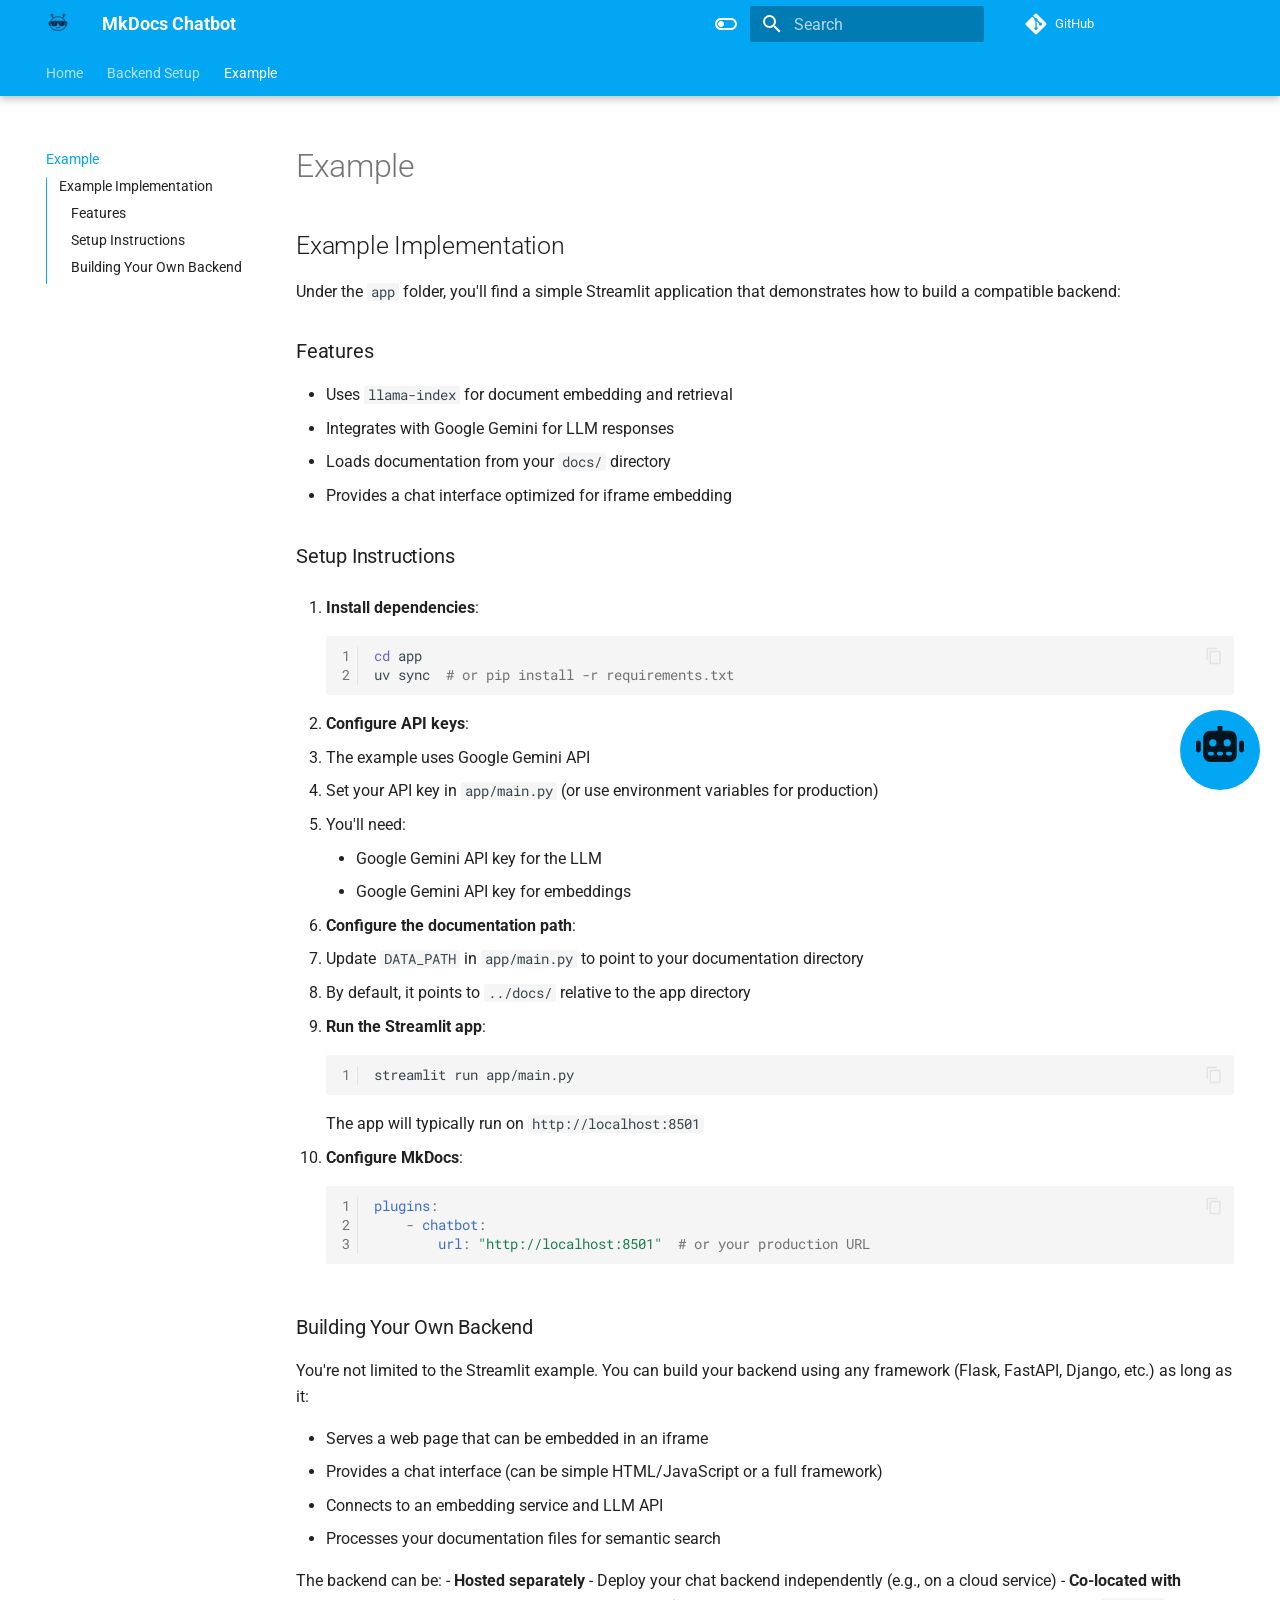
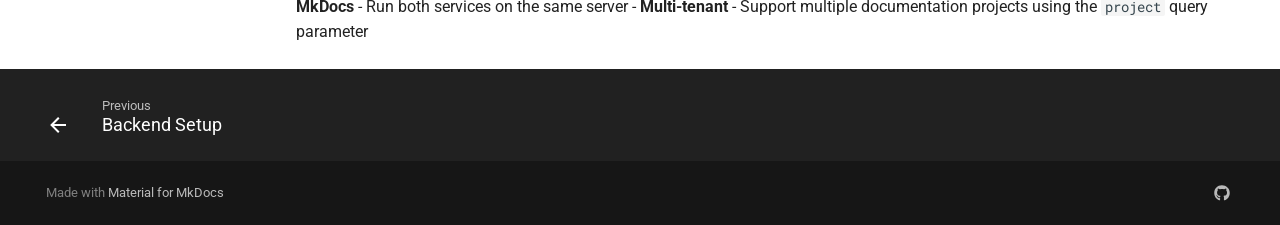
<file: example/index.html>
<!doctype html>
<html lang="en" class="no-js">
  <head>
    
      <meta charset="utf-8">
      <meta name="viewport" content="width=device-width,initial-scale=1">
      
      
      
      
        <link rel="prev" href="../backend_setup/">
      
      
      
      <link rel="icon" href="../assets/head.png">
      <meta name="generator" content="mkdocs-1.6.1, mkdocs-material-9.6.18">
    
    
      
        <title>Example - MkDocs Chatbot</title>
      
    
    
      <link rel="stylesheet" href="../assets/stylesheets/main.7e37652d.min.css">
      
        
        <link rel="stylesheet" href="../assets/stylesheets/palette.06af60db.min.css">
      
      


    
    
      
    
    
      
        
        
        <link rel="preconnect" href="https://fonts.gstatic.com" crossorigin>
        <link rel="stylesheet" href="https://fonts.googleapis.com/css?family=Roboto:300,300i,400,400i,700,700i%7CRoboto+Mono:400,400i,700,700i&display=fallback">
        <style>:root{--md-text-font:"Roboto";--md-code-font:"Roboto Mono"}</style>
      
    
    
      <link rel="stylesheet" href="../assets/extra.css">
    
      <link rel="stylesheet" href="../assets/_markdown_exec_pyodide.css">
    
    <script>__md_scope=new URL("..",location),__md_hash=e=>[...e].reduce(((e,_)=>(e<<5)-e+_.charCodeAt(0)),0),__md_get=(e,_=localStorage,t=__md_scope)=>JSON.parse(_.getItem(t.pathname+"."+e)),__md_set=(e,_,t=localStorage,a=__md_scope)=>{try{t.setItem(a.pathname+"."+e,JSON.stringify(_))}catch(e){}}</script>
    
      

    
    
    
  </head>
  
  
    
    
      
    
    
    
    
    <body dir="ltr" data-md-color-scheme="default" data-md-color-primary="light-blue" data-md-color-accent="light-blue">
  
    
    <input class="md-toggle" data-md-toggle="drawer" type="checkbox" id="__drawer" autocomplete="off">
    <input class="md-toggle" data-md-toggle="search" type="checkbox" id="__search" autocomplete="off">
    <label class="md-overlay" for="__drawer"></label>
    <div data-md-component="skip">
      
        
        <a href="#example-implementation" class="md-skip">
          Skip to content
        </a>
      
    </div>
    <div data-md-component="announce">
      
    </div>
    
    
      

  

<header class="md-header md-header--shadow md-header--lifted" data-md-component="header">
  <nav class="md-header__inner md-grid" aria-label="Header">
    <a href=".." title="MkDocs Chatbot" class="md-header__button md-logo" aria-label="MkDocs Chatbot" data-md-component="logo">
      
  <img src="../assets/head.png" alt="logo">

    </a>
    <label class="md-header__button md-icon" for="__drawer">
      
      <svg xmlns="http://www.w3.org/2000/svg" viewBox="0 0 24 24"><path d="M3 6h18v2H3zm0 5h18v2H3zm0 5h18v2H3z"/></svg>
    </label>
    <div class="md-header__title" data-md-component="header-title">
      <div class="md-header__ellipsis">
        <div class="md-header__topic">
          <span class="md-ellipsis">
            MkDocs Chatbot
          </span>
        </div>
        <div class="md-header__topic" data-md-component="header-topic">
          <span class="md-ellipsis">
            
              Example
            
          </span>
        </div>
      </div>
    </div>
    
      
        <form class="md-header__option" data-md-component="palette">
  
    
    
    
    <input class="md-option" data-md-color-media="(prefers-color-scheme: light)" data-md-color-scheme="default" data-md-color-primary="light-blue" data-md-color-accent="light-blue"  aria-label="Switch to dark mode"  type="radio" name="__palette" id="__palette_0">
    
      <label class="md-header__button md-icon" title="Switch to dark mode" for="__palette_1" hidden>
        <svg xmlns="http://www.w3.org/2000/svg" viewBox="0 0 24 24"><path d="M17 6H7c-3.31 0-6 2.69-6 6s2.69 6 6 6h10c3.31 0 6-2.69 6-6s-2.69-6-6-6m0 10H7c-2.21 0-4-1.79-4-4s1.79-4 4-4h10c2.21 0 4 1.79 4 4s-1.79 4-4 4M7 9c-1.66 0-3 1.34-3 3s1.34 3 3 3 3-1.34 3-3-1.34-3-3-3"/></svg>
      </label>
    
  
    
    
    
    <input class="md-option" data-md-color-media="(prefers-color-scheme: dark)" data-md-color-scheme="slate" data-md-color-primary="light-blue" data-md-color-accent="light-blue"  aria-label="Switch to light mode"  type="radio" name="__palette" id="__palette_1">
    
      <label class="md-header__button md-icon" title="Switch to light mode" for="__palette_0" hidden>
        <svg xmlns="http://www.w3.org/2000/svg" viewBox="0 0 24 24"><path d="M17 7H7a5 5 0 0 0-5 5 5 5 0 0 0 5 5h10a5 5 0 0 0 5-5 5 5 0 0 0-5-5m0 8a3 3 0 0 1-3-3 3 3 0 0 1 3-3 3 3 0 0 1 3 3 3 3 0 0 1-3 3"/></svg>
      </label>
    
  
</form>
      
    
    
      <script>var palette=__md_get("__palette");if(palette&&palette.color){if("(prefers-color-scheme)"===palette.color.media){var media=matchMedia("(prefers-color-scheme: light)"),input=document.querySelector(media.matches?"[data-md-color-media='(prefers-color-scheme: light)']":"[data-md-color-media='(prefers-color-scheme: dark)']");palette.color.media=input.getAttribute("data-md-color-media"),palette.color.scheme=input.getAttribute("data-md-color-scheme"),palette.color.primary=input.getAttribute("data-md-color-primary"),palette.color.accent=input.getAttribute("data-md-color-accent")}for(var[key,value]of Object.entries(palette.color))document.body.setAttribute("data-md-color-"+key,value)}</script>
    
    
    
      
      
        <label class="md-header__button md-icon" for="__search">
          
          <svg xmlns="http://www.w3.org/2000/svg" viewBox="0 0 24 24"><path d="M9.5 3A6.5 6.5 0 0 1 16 9.5c0 1.61-.59 3.09-1.56 4.23l.27.27h.79l5 5-1.5 1.5-5-5v-.79l-.27-.27A6.52 6.52 0 0 1 9.5 16 6.5 6.5 0 0 1 3 9.5 6.5 6.5 0 0 1 9.5 3m0 2C7 5 5 7 5 9.5S7 14 9.5 14 14 12 14 9.5 12 5 9.5 5"/></svg>
        </label>
        <div class="md-search" data-md-component="search" role="dialog">
  <label class="md-search__overlay" for="__search"></label>
  <div class="md-search__inner" role="search">
    <form class="md-search__form" name="search">
      <input type="text" class="md-search__input" name="query" aria-label="Search" placeholder="Search" autocapitalize="off" autocorrect="off" autocomplete="off" spellcheck="false" data-md-component="search-query" required>
      <label class="md-search__icon md-icon" for="__search">
        
        <svg xmlns="http://www.w3.org/2000/svg" viewBox="0 0 24 24"><path d="M9.5 3A6.5 6.5 0 0 1 16 9.5c0 1.61-.59 3.09-1.56 4.23l.27.27h.79l5 5-1.5 1.5-5-5v-.79l-.27-.27A6.52 6.52 0 0 1 9.5 16 6.5 6.5 0 0 1 3 9.5 6.5 6.5 0 0 1 9.5 3m0 2C7 5 5 7 5 9.5S7 14 9.5 14 14 12 14 9.5 12 5 9.5 5"/></svg>
        
        <svg xmlns="http://www.w3.org/2000/svg" viewBox="0 0 24 24"><path d="M20 11v2H8l5.5 5.5-1.42 1.42L4.16 12l7.92-7.92L13.5 5.5 8 11z"/></svg>
      </label>
      <nav class="md-search__options" aria-label="Search">
        
        <button type="reset" class="md-search__icon md-icon" title="Clear" aria-label="Clear" tabindex="-1">
          
          <svg xmlns="http://www.w3.org/2000/svg" viewBox="0 0 24 24"><path d="M19 6.41 17.59 5 12 10.59 6.41 5 5 6.41 10.59 12 5 17.59 6.41 19 12 13.41 17.59 19 19 17.59 13.41 12z"/></svg>
        </button>
      </nav>
      
        <div class="md-search__suggest" data-md-component="search-suggest"></div>
      
    </form>
    <div class="md-search__output">
      <div class="md-search__scrollwrap" tabindex="0" data-md-scrollfix>
        <div class="md-search-result" data-md-component="search-result">
          <div class="md-search-result__meta">
            Initializing search
          </div>
          <ol class="md-search-result__list" role="presentation"></ol>
        </div>
      </div>
    </div>
  </div>
</div>
      
    
    
      <div class="md-header__source">
        <a href="https://github.com/jonco5555/mkdocs-chatbot" title="Go to repository" class="md-source" data-md-component="source">
  <div class="md-source__icon md-icon">
    
    <svg xmlns="http://www.w3.org/2000/svg" viewBox="0 0 448 512"><!--! Font Awesome Free 7.0.0 by @fontawesome - https://fontawesome.com License - https://fontawesome.com/license/free (Icons: CC BY 4.0, Fonts: SIL OFL 1.1, Code: MIT License) Copyright 2025 Fonticons, Inc.--><path fill="currentColor" d="M439.6 236.1 244 40.5c-5.4-5.5-12.8-8.5-20.4-8.5s-15 3-20.4 8.4L162.5 81l51.5 51.5c27.1-9.1 52.7 16.8 43.4 43.7l49.7 49.7c34.2-11.8 61.2 31 35.5 56.7-26.5 26.5-70.2-2.9-56-37.3L240.3 199v121.9c25.3 12.5 22.3 41.8 9.1 55-6.4 6.4-15.2 10.1-24.3 10.1s-17.8-3.6-24.3-10.1c-17.6-17.6-11.1-46.9 11.2-56v-123c-20.8-8.5-24.6-30.7-18.6-45L142.6 101 8.5 235.1C3 240.6 0 247.9 0 255.5s3 15 8.5 20.4l195.6 195.7c5.4 5.4 12.7 8.4 20.4 8.4s15-3 20.4-8.4l194.7-194.7c5.4-5.4 8.4-12.8 8.4-20.4s-3-15-8.4-20.4"/></svg>
  </div>
  <div class="md-source__repository">
    GitHub
  </div>
</a>
      </div>
    
  </nav>
  
    
      
<nav class="md-tabs" aria-label="Tabs" data-md-component="tabs">
  <div class="md-grid">
    <ul class="md-tabs__list">
      
        
  
  
  
  
    <li class="md-tabs__item">
      <a href=".." class="md-tabs__link">
        
  
  
    
  
  Home

      </a>
    </li>
  

      
        
  
  
  
  
    <li class="md-tabs__item">
      <a href="../backend_setup/" class="md-tabs__link">
        
  
  
    
  
  Backend Setup

      </a>
    </li>
  

      
        
  
  
  
    
  
  
    <li class="md-tabs__item md-tabs__item--active">
      <a href="./" class="md-tabs__link">
        
  
  
    
  
  Example

      </a>
    </li>
  

      
    </ul>
  </div>
</nav>
    
  
</header>
    
    <div class="md-container" data-md-component="container">
      
      
        
      
      <main class="md-main" data-md-component="main">
        <div class="md-main__inner md-grid">
          
            
              
              <div class="md-sidebar md-sidebar--primary" data-md-component="sidebar" data-md-type="navigation" >
                <div class="md-sidebar__scrollwrap">
                  <div class="md-sidebar__inner">
                    


  


  

<nav class="md-nav md-nav--primary md-nav--lifted md-nav--integrated" aria-label="Navigation" data-md-level="0">
  <label class="md-nav__title" for="__drawer">
    <a href=".." title="MkDocs Chatbot" class="md-nav__button md-logo" aria-label="MkDocs Chatbot" data-md-component="logo">
      
  <img src="../assets/head.png" alt="logo">

    </a>
    MkDocs Chatbot
  </label>
  
    <div class="md-nav__source">
      <a href="https://github.com/jonco5555/mkdocs-chatbot" title="Go to repository" class="md-source" data-md-component="source">
  <div class="md-source__icon md-icon">
    
    <svg xmlns="http://www.w3.org/2000/svg" viewBox="0 0 448 512"><!--! Font Awesome Free 7.0.0 by @fontawesome - https://fontawesome.com License - https://fontawesome.com/license/free (Icons: CC BY 4.0, Fonts: SIL OFL 1.1, Code: MIT License) Copyright 2025 Fonticons, Inc.--><path fill="currentColor" d="M439.6 236.1 244 40.5c-5.4-5.5-12.8-8.5-20.4-8.5s-15 3-20.4 8.4L162.5 81l51.5 51.5c27.1-9.1 52.7 16.8 43.4 43.7l49.7 49.7c34.2-11.8 61.2 31 35.5 56.7-26.5 26.5-70.2-2.9-56-37.3L240.3 199v121.9c25.3 12.5 22.3 41.8 9.1 55-6.4 6.4-15.2 10.1-24.3 10.1s-17.8-3.6-24.3-10.1c-17.6-17.6-11.1-46.9 11.2-56v-123c-20.8-8.5-24.6-30.7-18.6-45L142.6 101 8.5 235.1C3 240.6 0 247.9 0 255.5s3 15 8.5 20.4l195.6 195.7c5.4 5.4 12.7 8.4 20.4 8.4s15-3 20.4-8.4l194.7-194.7c5.4-5.4 8.4-12.8 8.4-20.4s-3-15-8.4-20.4"/></svg>
  </div>
  <div class="md-source__repository">
    GitHub
  </div>
</a>
    </div>
  
  <ul class="md-nav__list" data-md-scrollfix>
    
      
      
  
  
  
  
    <li class="md-nav__item">
      <a href=".." class="md-nav__link">
        
  
  
  <span class="md-ellipsis">
    Home
    
  </span>
  

      </a>
    </li>
  

    
      
      
  
  
  
  
    <li class="md-nav__item">
      <a href="../backend_setup/" class="md-nav__link">
        
  
  
  <span class="md-ellipsis">
    Backend Setup
    
  </span>
  

      </a>
    </li>
  

    
      
      
  
  
    
  
  
  
    <li class="md-nav__item md-nav__item--active">
      
      <input class="md-nav__toggle md-toggle" type="checkbox" id="__toc">
      
      
      
        <label class="md-nav__link md-nav__link--active" for="__toc">
          
  
  
  <span class="md-ellipsis">
    Example
    
  </span>
  

          <span class="md-nav__icon md-icon"></span>
        </label>
      
      <a href="./" class="md-nav__link md-nav__link--active">
        
  
  
  <span class="md-ellipsis">
    Example
    
  </span>
  

      </a>
      
        

<nav class="md-nav md-nav--secondary" aria-label="Table of contents">
  
  
  
  
    <label class="md-nav__title" for="__toc">
      <span class="md-nav__icon md-icon"></span>
      Table of contents
    </label>
    <ul class="md-nav__list" data-md-component="toc" data-md-scrollfix>
      
        <li class="md-nav__item">
  <a href="#example-implementation" class="md-nav__link">
    <span class="md-ellipsis">
      Example Implementation
    </span>
  </a>
  
    <nav class="md-nav" aria-label="Example Implementation">
      <ul class="md-nav__list">
        
          <li class="md-nav__item">
  <a href="#features" class="md-nav__link">
    <span class="md-ellipsis">
      Features
    </span>
  </a>
  
</li>
        
          <li class="md-nav__item">
  <a href="#setup-instructions" class="md-nav__link">
    <span class="md-ellipsis">
      Setup Instructions
    </span>
  </a>
  
</li>
        
          <li class="md-nav__item">
  <a href="#building-your-own-backend" class="md-nav__link">
    <span class="md-ellipsis">
      Building Your Own Backend
    </span>
  </a>
  
</li>
        
      </ul>
    </nav>
  
</li>
      
    </ul>
  
</nav>
      
    </li>
  

    
  </ul>
</nav>
                  </div>
                </div>
              </div>
            
            
          
          
            <div class="md-content" data-md-component="content">
              <article class="md-content__inner md-typeset">
                
                  


  
  


  <h1>Example</h1>

<h2 id="example-implementation">Example Implementation<a class="headerlink" href="#example-implementation" title="Permanent link">&para;</a></h2>
<p>Under the <code>app</code> folder, you'll find a simple Streamlit application that demonstrates how to build a compatible backend:</p>
<h3 id="features">Features<a class="headerlink" href="#features" title="Permanent link">&para;</a></h3>
<ul>
<li>Uses <code>llama-index</code> for document embedding and retrieval</li>
<li>Integrates with Google Gemini for LLM responses</li>
<li>Loads documentation from your <code>docs/</code> directory</li>
<li>Provides a chat interface optimized for iframe embedding</li>
</ul>
<h3 id="setup-instructions">Setup Instructions<a class="headerlink" href="#setup-instructions" title="Permanent link">&para;</a></h3>
<ol>
<li>
<p><strong>Install dependencies</strong>:
   <div class="highlight"><table class="highlighttable"><tr><td class="linenos"><div class="linenodiv"><pre><span></span><span class="normal">1</span>
<span class="normal">2</span></pre></div></td><td class="code"><div><pre><span></span><code><span class="nb">cd</span><span class="w"> </span>app
uv<span class="w"> </span>sync<span class="w">  </span><span class="c1"># or pip install -r requirements.txt</span>
</code></pre></div></td></tr></table></div></p>
</li>
<li>
<p><strong>Configure API keys</strong>:</p>
</li>
<li>The example uses Google Gemini API</li>
<li>Set your API key in <code>app/main.py</code> (or use environment variables for production)</li>
<li>
<p>You'll need:</p>
<ul>
<li>Google Gemini API key for the LLM</li>
<li>Google Gemini API key for embeddings</li>
</ul>
</li>
<li>
<p><strong>Configure the documentation path</strong>:</p>
</li>
<li>Update <code>DATA_PATH</code> in <code>app/main.py</code> to point to your documentation directory</li>
<li>
<p>By default, it points to <code>../docs/</code> relative to the app directory</p>
</li>
<li>
<p><strong>Run the Streamlit app</strong>:
   <div class="highlight"><table class="highlighttable"><tr><td class="linenos"><div class="linenodiv"><pre><span></span><span class="normal">1</span></pre></div></td><td class="code"><div><pre><span></span><code>streamlit<span class="w"> </span>run<span class="w"> </span>app/main.py
</code></pre></div></td></tr></table></div>
   The app will typically run on <code>http://localhost:8501</code></p>
</li>
<li>
<p><strong>Configure MkDocs</strong>:
   <div class="highlight"><table class="highlighttable"><tr><td class="linenos"><div class="linenodiv"><pre><span></span><span class="normal">1</span>
<span class="normal">2</span>
<span class="normal">3</span></pre></div></td><td class="code"><div><pre><span></span><code><span class="nt">plugins</span><span class="p">:</span>
<span class="w">    </span><span class="p p-Indicator">-</span><span class="w"> </span><span class="nt">chatbot</span><span class="p">:</span>
<span class="w">        </span><span class="nt">url</span><span class="p">:</span><span class="w"> </span><span class="s">&quot;http://localhost:8501&quot;</span><span class="w">  </span><span class="c1"># or your production URL</span>
</code></pre></div></td></tr></table></div></p>
</li>
</ol>
<h3 id="building-your-own-backend">Building Your Own Backend<a class="headerlink" href="#building-your-own-backend" title="Permanent link">&para;</a></h3>
<p>You're not limited to the Streamlit example. You can build your backend using any framework (Flask, FastAPI, Django, etc.) as long as it:</p>
<ul>
<li>Serves a web page that can be embedded in an iframe</li>
<li>Provides a chat interface (can be simple HTML/JavaScript or a full framework)</li>
<li>Connects to an embedding service and LLM API</li>
<li>Processes your documentation files for semantic search</li>
</ul>
<p>The backend can be:
- <strong>Hosted separately</strong> - Deploy your chat backend independently (e.g., on a cloud service)
- <strong>Co-located with MkDocs</strong> - Run both services on the same server
- <strong>Multi-tenant</strong> - Support multiple documentation projects using the <code>project</code> query parameter</p>












                
              </article>
            </div>
          
          
<script>var target=document.getElementById(location.hash.slice(1));target&&target.name&&(target.checked=target.name.startsWith("__tabbed_"))</script>
        </div>
        
          <button type="button" class="md-top md-icon" data-md-component="top" hidden>
  
  <svg xmlns="http://www.w3.org/2000/svg" viewBox="0 0 24 24"><path d="M13 20h-2V8l-5.5 5.5-1.42-1.42L12 4.16l7.92 7.92-1.42 1.42L13 8z"/></svg>
  Back to top
</button>
        
      </main>
      
  
        <footer class="md-footer">
  
    
      
      <nav class="md-footer__inner md-grid" aria-label="Footer" >
        
          
          <a href="../backend_setup/" class="md-footer__link md-footer__link--prev" aria-label="Previous: Backend Setup">
            <div class="md-footer__button md-icon">
              
              <svg xmlns="http://www.w3.org/2000/svg" viewBox="0 0 24 24"><path d="M20 11v2H8l5.5 5.5-1.42 1.42L4.16 12l7.92-7.92L13.5 5.5 8 11z"/></svg>
            </div>
            <div class="md-footer__title">
              <span class="md-footer__direction">
                Previous
              </span>
              <div class="md-ellipsis">
                Backend Setup
              </div>
            </div>
          </a>
        
        
      </nav>
    
  
  <div class="md-footer-meta md-typeset">
    <div class="md-footer-meta__inner md-grid">
      <div class="md-copyright">
  
  
    Made with
    <a href="https://squidfunk.github.io/mkdocs-material/" target="_blank" rel="noopener">
      Material for MkDocs
    </a>
  
</div>
      
        
<div class="md-social">
  
    
    
    
    
      
      
    
    <a href="https://github.com/jonco5555/mkdocs-chatbot" target="_blank" rel="noopener" title="github.com" class="md-social__link">
      <svg xmlns="http://www.w3.org/2000/svg" viewBox="0 0 512 512"><!--! Font Awesome Free 7.0.0 by @fontawesome - https://fontawesome.com License - https://fontawesome.com/license/free (Icons: CC BY 4.0, Fonts: SIL OFL 1.1, Code: MIT License) Copyright 2025 Fonticons, Inc.--><path fill="currentColor" d="M173.9 397.4c0 2-2.3 3.6-5.2 3.6-3.3.3-5.6-1.3-5.6-3.6 0-2 2.3-3.6 5.2-3.6 3-.3 5.6 1.3 5.6 3.6m-31.1-4.5c-.7 2 1.3 4.3 4.3 4.9 2.6 1 5.6 0 6.2-2s-1.3-4.3-4.3-5.2c-2.6-.7-5.5.3-6.2 2.3m44.2-1.7c-2.9.7-4.9 2.6-4.6 4.9.3 2 2.9 3.3 5.9 2.6 2.9-.7 4.9-2.6 4.6-4.6-.3-1.9-3-3.2-5.9-2.9M252.8 8C114.1 8 8 113.3 8 252c0 110.9 69.8 205.8 169.5 239.2 12.8 2.3 17.3-5.6 17.3-12.1 0-6.2-.3-40.4-.3-61.4 0 0-70 15-84.7-29.8 0 0-11.4-29.1-27.8-36.6 0 0-22.9-15.7 1.6-15.4 0 0 24.9 2 38.6 25.8 21.9 38.6 58.6 27.5 72.9 20.9 2.3-16 8.8-27.1 16-33.7-55.9-6.2-112.3-14.3-112.3-110.5 0-27.5 7.6-41.3 23.6-58.9-2.6-6.5-11.1-33.3 2.6-67.9 20.9-6.5 69 27 69 27 20-5.6 41.5-8.5 62.8-8.5s42.8 2.9 62.8 8.5c0 0 48.1-33.6 69-27 13.7 34.7 5.2 61.4 2.6 67.9 16 17.7 25.8 31.5 25.8 58.9 0 96.5-58.9 104.2-114.8 110.5 9.2 7.9 17 22.9 17 46.4 0 33.7-.3 75.4-.3 83.6 0 6.5 4.6 14.4 17.3 12.1C436.2 457.8 504 362.9 504 252 504 113.3 391.5 8 252.8 8M105.2 352.9c-1.3 1-1 3.3.7 5.2 1.6 1.6 3.9 2.3 5.2 1 1.3-1 1-3.3-.7-5.2-1.6-1.6-3.9-2.3-5.2-1m-10.8-8.1c-.7 1.3.3 2.9 2.3 3.9 1.6 1 3.6.7 4.3-.7.7-1.3-.3-2.9-2.3-3.9-2-.6-3.6-.3-4.3.7m32.4 35.6c-1.6 1.3-1 4.3 1.3 6.2 2.3 2.3 5.2 2.6 6.5 1 1.3-1.3.7-4.3-1.3-6.2-2.2-2.3-5.2-2.6-6.5-1m-11.4-14.7c-1.6 1-1.6 3.6 0 5.9s4.3 3.3 5.6 2.3c1.6-1.3 1.6-3.9 0-6.2-1.4-2.3-4-3.3-5.6-2"/></svg>
    </a>
  
</div>
      
    </div>
  </div>
</footer>
      
  <div class="bot-container">
    <a class="twemoji bot-button" href="javascript:void(0)" title="Ask bot about the docs">
      <svg xmlns="http://www.w3.org/2000/svg" viewBox="0 0 640 512"><!--! Font Awesome Free 7.0.0 by @fontawesome - https://fontawesome.com License - https://fontawesome.com/license/free (Icons: CC BY 4.0, Fonts: SIL OFL 1.1, Code: MIT License) Copyright 2025 Fonticons, Inc.--><path fill="currentColor" d="M352 0c0-17.7-14.3-32-32-32s-32 14.3-32 32v64h-96c-53 0-96 43-96 96v224c0 53 43 96 96 96h256c53 0 96-43 96-96V160c0-53-43-96-96-96h-96zM160 368c0-13.3 10.7-24 24-24h32c13.3 0 24 10.7 24 24s-10.7 24-24 24h-32c-13.3 0-24-10.7-24-24m120 0c0-13.3 10.7-24 24-24h32c13.3 0 24 10.7 24 24s-10.7 24-24 24h-32c-13.3 0-24-10.7-24-24m120 0c0-13.3 10.7-24 24-24h32c13.3 0 24 10.7 24 24s-10.7 24-24 24h-32c-13.3 0-24-10.7-24-24M224 176a48 48 0 1 1 0 96 48 48 0 1 1 0-96m144 48a48 48 0 1 1 96 0 48 48 0 1 1-96 0m-304 0c0-17.7-14.3-32-32-32S0 206.3 0 224v96c0 17.7 14.3 32 32 32s32-14.3 32-32zm544-32c-17.7 0-32 14.3-32 32v96c0 17.7 14.3 32 32 32s32-14.3 32-32v-96c0-17.7-14.3-32-32-32"/></svg>
    </a>
    <iframe id="chatbot" src=""></iframe>
  </div>
  <script>
    // Extract project name from URL
    const isLocalHost = window.location.hostname === 'localhost' || window.location.hostname === '127.0.0.1';
    const pathParts = window.location.pathname.split('/').filter(Boolean);
    const projectName = isLocalHost ? 'default' : (pathParts[0] || 'default')
    const chatbotUrl = "https://mkdocs-chatbot-903213368620.europe-west1.run.app/?embed=true";
    const separator = chatbotUrl.includes('?') ? '&' : '?';
    document.getElementById('chatbot').src = chatbotUrl + separator + "project=" + encodeURIComponent(projectName);

    const botButton = document.querySelector('.bot-button');
    const iFrame = document.querySelector('.bot-container > iframe');
    const hideBot = () => {
      iFrame.style.height = null;
      botButton.style.display = 'block';
      document.removeEventListener('click', hideBot);
    }
    botButton.addEventListener('click', (e) => {
      const curHeight = window.getComputedStyle(iFrame).height;
      const header = document.querySelector('.md-header');
      const height = `calc(100vh - ${header.clientHeight + 120}px)`;
      if (curHeight === '0px') {
        iFrame.style.height = height;
        botButton.style.display = 'none';
        document.addEventListener('click', hideBot);
      } else {
        hideBot();
      }
      e.stopPropagation();
    });
    iFrame.addEventListener('click', (e) => {
      e.stopPropagation();
    });
    window.addEventListener('resize', (e) => {
      if (iFrame.style.height) {
        const header = document.querySelector('.md-header');
        const height = `calc(100vh - ${header.clientHeight + 120}px)`;
        iFrame.style.height = height;
      }
      e.stopPropagation();
    })
  </script>

    </div>
    <div class="md-dialog" data-md-component="dialog">
      <div class="md-dialog__inner md-typeset"></div>
    </div>
    
    
    
      
      <script id="__config" type="application/json">{"base": "..", "features": ["navigation.tabs", "navigation.top", "navigation.tabs.sticky", "navigation.footer", "navigation.expand", "search.highlight", "search.suggest", "toc.integrate", "content.code.copy"], "search": "../assets/javascripts/workers/search.973d3a69.min.js", "tags": null, "translations": {"clipboard.copied": "Copied to clipboard", "clipboard.copy": "Copy to clipboard", "search.result.more.one": "1 more on this page", "search.result.more.other": "# more on this page", "search.result.none": "No matching documents", "search.result.one": "1 matching document", "search.result.other": "# matching documents", "search.result.placeholder": "Type to start searching", "search.result.term.missing": "Missing", "select.version": "Select version"}, "version": null}</script>
    
    
      <script src="../assets/javascripts/bundle.92b07e13.min.js"></script>
      
        <script src="../assets/_markdown_exec_pyodide.js"></script>
      
    
  </body>
</html>
</file>
<file: assets/extra.css>
.bot-container {
  z-index: 9;
  position: fixed;
  width: 400px;
  right: 20px;
  bottom: 110px;
  display: flex;
  flex-direction: column;
  align-items:end;
}

.bot-container > iframe {
  width:100%;
  border:none;
  border-radius:0.5rem;
  transition: height 0.3s ease-in-out;
  height: 0;
}
.bot-button {
  padding: 0.8rem;
  border-radius: 50%;
  width: 80px;
  height: 80px;
  background-color: var(--md-primary-fg-color);
  transition: all 0.2s ease-in-out;
  fill: white;
}

.bot-button:hover {
  transform: translateY(-3px);
  padding: 0.7rem;
}
</file>
<file: assets/_markdown_exec_pyodide.css>
html[data-theme="light"] {
    @import "https://cdn.jsdelivr.net/npm/highlightjs-themes@1.0.0/tomorrow.css"
}

html[data-theme="dark"] {
    @import "https://cdn.jsdelivr.net/npm/highlightjs-themes@1.0.0/tomorrow-night-blue.min.css"
}


.ace_gutter {
    z-index: 1;
}

.pyodide-editor {
    width: 100%;
    font-size: .85em;
}

.pyodide-editor-bar {
    color: var(--md-primary-bg-color);
    background-color: var(--md-primary-fg-color);
    width: 100%;
    font: monospace;
    font-size: 0.75em;
    padding: 2px 0 2px;
}

.pyodide-bar-item {
    padding: 0 18px 0;
    display: inline-block;
    width: 50%;
}

.pyodide pre {
    margin: 0;
}

.pyodide-output {
    width: 100%;
    margin-bottom: -15px;
    min-height: 46px;
    max-height: 400px
}

.pyodide-clickable {
    cursor: pointer;
    text-align: right;
}

/* For themes other than Material. */
.pyodide .twemoji svg {
    width: 1rem;
}
</file>
<file: assets/stylesheets/main.7e37652d.min.css>
@charset "UTF-8";html{-webkit-text-size-adjust:none;-moz-text-size-adjust:none;text-size-adjust:none;box-sizing:border-box}*,:after,:before{box-sizing:inherit}@media (prefers-reduced-motion){*,:after,:before{transition:none!important}}body{margin:0}a,button,input,label{-webkit-tap-highlight-color:transparent}a{color:inherit;text-decoration:none}hr{border:0;box-sizing:initial;display:block;height:.05rem;overflow:visible;padding:0}small{font-size:80%}sub,sup{line-height:1em}img{border-style:none}table{border-collapse:initial;border-spacing:0}td,th{font-weight:400;vertical-align:top}button{background:#0000;border:0;font-family:inherit;font-size:inherit;margin:0;padding:0}input{border:0;outline:none}:root{--md-primary-fg-color:#4051b5;--md-primary-fg-color--light:#5d6cc0;--md-primary-fg-color--dark:#303fa1;--md-primary-bg-color:#fff;--md-primary-bg-color--light:#ffffffb3;--md-accent-fg-color:#526cfe;--md-accent-fg-color--transparent:#526cfe1a;--md-accent-bg-color:#fff;--md-accent-bg-color--light:#ffffffb3}[data-md-color-scheme=default]{color-scheme:light}[data-md-color-scheme=default] img[src$="#gh-dark-mode-only"],[data-md-color-scheme=default] img[src$="#only-dark"]{display:none}:root,[data-md-color-scheme=default]{--md-hue:225deg;--md-default-fg-color:#000000de;--md-default-fg-color--light:#0000008a;--md-default-fg-color--lighter:#00000052;--md-default-fg-color--lightest:#00000012;--md-default-bg-color:#fff;--md-default-bg-color--light:#ffffffb3;--md-default-bg-color--lighter:#ffffff4d;--md-default-bg-color--lightest:#ffffff1f;--md-code-fg-color:#36464e;--md-code-bg-color:#f5f5f5;--md-code-hl-color:#4287ff;--md-code-hl-color--light:#4287ff1a;--md-code-hl-number-color:#d52a2a;--md-code-hl-special-color:#db1457;--md-code-hl-function-color:#a846b9;--md-code-hl-constant-color:#6e59d9;--md-code-hl-keyword-color:#3f6ec6;--md-code-hl-string-color:#1c7d4d;--md-code-hl-name-color:var(--md-code-fg-color);--md-code-hl-operator-color:var(--md-default-fg-color--light);--md-code-hl-punctuation-color:var(--md-default-fg-color--light);--md-code-hl-comment-color:var(--md-default-fg-color--light);--md-code-hl-generic-color:var(--md-default-fg-color--light);--md-code-hl-variable-color:var(--md-default-fg-color--light);--md-typeset-color:var(--md-default-fg-color);--md-typeset-a-color:var(--md-primary-fg-color);--md-typeset-del-color:#f5503d26;--md-typeset-ins-color:#0bd57026;--md-typeset-kbd-color:#fafafa;--md-typeset-kbd-accent-color:#fff;--md-typeset-kbd-border-color:#b8b8b8;--md-typeset-mark-color:#ffff0080;--md-typeset-table-color:#0000001f;--md-typeset-table-color--light:rgba(0,0,0,.035);--md-admonition-fg-color:var(--md-default-fg-color);--md-admonition-bg-color:var(--md-default-bg-color);--md-warning-fg-color:#000000de;--md-warning-bg-color:#ff9;--md-footer-fg-color:#fff;--md-footer-fg-color--light:#ffffffb3;--md-footer-fg-color--lighter:#ffffff73;--md-footer-bg-color:#000000de;--md-footer-bg-color--dark:#00000052;--md-shadow-z1:0 0.2rem 0.5rem #0000000d,0 0 0.05rem #0000001a;--md-shadow-z2:0 0.2rem 0.5rem #0000001a,0 0 0.05rem #00000040;--md-shadow-z3:0 0.2rem 0.5rem #0003,0 0 0.05rem #00000059}.md-icon svg{fill:currentcolor;display:block;height:1.2rem;width:1.2rem}body{-webkit-font-smoothing:antialiased;-moz-osx-font-smoothing:grayscale;--md-text-font-family:var(--md-text-font,_),-apple-system,BlinkMacSystemFont,Helvetica,Arial,sans-serif;--md-code-font-family:var(--md-code-font,_),SFMono-Regular,Consolas,Menlo,monospace}aside,body,input{font-feature-settings:"kern","liga";color:var(--md-typeset-color);font-family:var(--md-text-font-family)}code,kbd,pre{font-feature-settings:"kern";font-family:var(--md-code-font-family)}:root{--md-typeset-table-sort-icon:url('data:image/svg+xml;charset=utf-8,<svg xmlns="http://www.w3.org/2000/svg" viewBox="0 0 24 24"><path d="m18 21-4-4h3V7h-3l4-4 4 4h-3v10h3M2 19v-2h10v2M2 13v-2h7v2M2 7V5h4v2z"/></svg>');--md-typeset-table-sort-icon--asc:url('data:image/svg+xml;charset=utf-8,<svg xmlns="http://www.w3.org/2000/svg" viewBox="0 0 24 24"><path d="M19 17h3l-4 4-4-4h3V3h2M2 17h10v2H2M6 5v2H2V5m0 6h7v2H2z"/></svg>');--md-typeset-table-sort-icon--desc:url('data:image/svg+xml;charset=utf-8,<svg xmlns="http://www.w3.org/2000/svg" viewBox="0 0 24 24"><path d="M19 7h3l-4-4-4 4h3v14h2M2 17h10v2H2M6 5v2H2V5m0 6h7v2H2z"/></svg>')}.md-typeset{-webkit-print-color-adjust:exact;color-adjust:exact;font-size:.8rem;line-height:1.6;overflow-wrap:break-word}@media print{.md-typeset{font-size:.68rem}}.md-typeset blockquote,.md-typeset dl,.md-typeset figure,.md-typeset ol,.md-typeset pre,.md-typeset ul{margin-bottom:1em;margin-top:1em}.md-typeset h1{color:var(--md-default-fg-color--light);font-size:2em;line-height:1.3;margin:0 0 1.25em}.md-typeset h1,.md-typeset h2{font-weight:300;letter-spacing:-.01em}.md-typeset h2{font-size:1.5625em;line-height:1.4;margin:1.6em 0 .64em}.md-typeset h3{font-size:1.25em;font-weight:400;letter-spacing:-.01em;line-height:1.5;margin:1.6em 0 .8em}.md-typeset h2+h3{margin-top:.8em}.md-typeset h4{font-weight:700;letter-spacing:-.01em;margin:1em 0}.md-typeset h5,.md-typeset h6{color:var(--md-default-fg-color--light);font-size:.8em;font-weight:700;letter-spacing:-.01em;margin:1.25em 0}.md-typeset h5{text-transform:uppercase}.md-typeset h5 code{text-transform:none}.md-typeset hr{border-bottom:.05rem solid var(--md-default-fg-color--lightest);display:flow-root;margin:1.5em 0}.md-typeset a{color:var(--md-typeset-a-color);word-break:break-word}.md-typeset a,.md-typeset a:before{transition:color 125ms}.md-typeset a:focus,.md-typeset a:hover{color:var(--md-accent-fg-color)}.md-typeset a:focus code,.md-typeset a:hover code{background-color:var(--md-accent-fg-color--transparent)}.md-typeset a code{color:currentcolor;transition:background-color 125ms}.md-typeset a.focus-visible{outline-color:var(--md-accent-fg-color);outline-offset:.2rem}.md-typeset code,.md-typeset kbd,.md-typeset pre{color:var(--md-code-fg-color);direction:ltr;font-variant-ligatures:none}@media print{.md-typeset code,.md-typeset kbd,.md-typeset pre{white-space:pre-wrap}}.md-typeset code{background-color:var(--md-code-bg-color);border-radius:.1rem;-webkit-box-decoration-break:clone;box-decoration-break:clone;font-size:.85em;padding:0 .2941176471em;word-break:break-word}.md-typeset code:not(.focus-visible){-webkit-tap-highlight-color:transparent;outline:none}.md-typeset pre{display:flow-root;line-height:1.4;position:relative}.md-typeset pre>code{-webkit-box-decoration-break:slice;box-decoration-break:slice;box-shadow:none;display:block;margin:0;outline-color:var(--md-accent-fg-color);overflow:auto;padding:.7720588235em 1.1764705882em;scrollbar-color:var(--md-default-fg-color--lighter) #0000;scrollbar-width:thin;touch-action:auto;word-break:normal}.md-typeset pre>code:hover{scrollbar-color:var(--md-accent-fg-color) #0000}.md-typeset pre>code::-webkit-scrollbar{height:.2rem;width:.2rem}.md-typeset pre>code::-webkit-scrollbar-thumb{background-color:var(--md-default-fg-color--lighter)}.md-typeset pre>code::-webkit-scrollbar-thumb:hover{background-color:var(--md-accent-fg-color)}.md-typeset kbd{background-color:var(--md-typeset-kbd-color);border-radius:.1rem;box-shadow:0 .1rem 0 .05rem var(--md-typeset-kbd-border-color),0 .1rem 0 var(--md-typeset-kbd-border-color),0 -.1rem .2rem var(--md-typeset-kbd-accent-color) inset;color:var(--md-default-fg-color);display:inline-block;font-size:.75em;padding:0 .6666666667em;vertical-align:text-top;word-break:break-word}.md-typeset mark{background-color:var(--md-typeset-mark-color);-webkit-box-decoration-break:clone;box-decoration-break:clone;color:inherit;word-break:break-word}.md-typeset abbr{border-bottom:.05rem dotted var(--md-default-fg-color--light);cursor:help;text-decoration:none}.md-typeset small{opacity:.75}[dir=ltr] .md-typeset sub,[dir=ltr] .md-typeset sup{margin-left:.078125em}[dir=rtl] .md-typeset sub,[dir=rtl] .md-typeset sup{margin-right:.078125em}[dir=ltr] .md-typeset blockquote{padding-left:.6rem}[dir=rtl] .md-typeset blockquote{padding-right:.6rem}[dir=ltr] .md-typeset blockquote{border-left:.2rem solid var(--md-default-fg-color--lighter)}[dir=rtl] .md-typeset blockquote{border-right:.2rem solid var(--md-default-fg-color--lighter)}.md-typeset blockquote{color:var(--md-default-fg-color--light);margin-left:0;margin-right:0}.md-typeset ul{list-style-type:disc}.md-typeset ul[type]{list-style-type:revert-layer}[dir=ltr] .md-typeset ol,[dir=ltr] .md-typeset ul{margin-left:.625em}[dir=rtl] .md-typeset ol,[dir=rtl] .md-typeset ul{margin-right:.625em}.md-typeset ol,.md-typeset ul{padding:0}.md-typeset ol:not([hidden]),.md-typeset ul:not([hidden]){display:flow-root}.md-typeset ol ol,.md-typeset ul ol{list-style-type:lower-alpha}.md-typeset ol ol ol,.md-typeset ul ol ol{list-style-type:lower-roman}.md-typeset ol ol ol ol,.md-typeset ul ol ol ol{list-style-type:upper-alpha}.md-typeset ol ol ol ol ol,.md-typeset ul ol ol ol ol{list-style-type:upper-roman}.md-typeset ol[type],.md-typeset ul[type]{list-style-type:revert-layer}[dir=ltr] .md-typeset ol li,[dir=ltr] .md-typeset ul li{margin-left:1.25em}[dir=rtl] .md-typeset ol li,[dir=rtl] .md-typeset ul li{margin-right:1.25em}.md-typeset ol li,.md-typeset ul li{margin-bottom:.5em}.md-typeset ol li blockquote,.md-typeset ol li p,.md-typeset ul li blockquote,.md-typeset ul li p{margin:.5em 0}.md-typeset ol li:last-child,.md-typeset ul li:last-child{margin-bottom:0}[dir=ltr] .md-typeset ol li ol,[dir=ltr] .md-typeset ol li ul,[dir=ltr] .md-typeset ul li ol,[dir=ltr] .md-typeset ul li ul{margin-left:.625em}[dir=rtl] .md-typeset ol li ol,[dir=rtl] .md-typeset ol li ul,[dir=rtl] .md-typeset ul li ol,[dir=rtl] .md-typeset ul li ul{margin-right:.625em}.md-typeset ol li ol,.md-typeset ol li ul,.md-typeset ul li ol,.md-typeset ul li ul{margin-bottom:.5em;margin-top:.5em}[dir=ltr] .md-typeset dd{margin-left:1.875em}[dir=rtl] .md-typeset dd{margin-right:1.875em}.md-typeset dd{margin-bottom:1.5em;margin-top:1em}.md-typeset img,.md-typeset svg,.md-typeset video{height:auto;max-width:100%}.md-typeset img[align=left]{margin:1em 1em 1em 0}.md-typeset img[align=right]{margin:1em 0 1em 1em}.md-typeset img[align]:only-child{margin-top:0}.md-typeset figure{display:flow-root;margin:1em auto;max-width:100%;text-align:center;width:-moz-fit-content;width:fit-content}.md-typeset figure img{display:block;margin:0 auto}.md-typeset figcaption{font-style:italic;margin:1em auto;max-width:24rem}.md-typeset iframe{max-width:100%}.md-typeset table:not([class]){background-color:var(--md-default-bg-color);border:.05rem solid var(--md-typeset-table-color);border-radius:.1rem;display:inline-block;font-size:.64rem;max-width:100%;overflow:auto;touch-action:auto}@media print{.md-typeset table:not([class]){display:table}}.md-typeset table:not([class])+*{margin-top:1.5em}.md-typeset table:not([class]) td>:first-child,.md-typeset table:not([class]) th>:first-child{margin-top:0}.md-typeset table:not([class]) td>:last-child,.md-typeset table:not([class]) th>:last-child{margin-bottom:0}.md-typeset table:not([class]) td:not([align]),.md-typeset table:not([class]) th:not([align]){text-align:left}[dir=rtl] .md-typeset table:not([class]) td:not([align]),[dir=rtl] .md-typeset table:not([class]) th:not([align]){text-align:right}.md-typeset table:not([class]) th{font-weight:700;min-width:5rem;padding:.9375em 1.25em;vertical-align:top}.md-typeset table:not([class]) td{border-top:.05rem solid var(--md-typeset-table-color);padding:.9375em 1.25em;vertical-align:top}.md-typeset table:not([class]) tbody tr{transition:background-color 125ms}.md-typeset table:not([class]) tbody tr:hover{background-color:var(--md-typeset-table-color--light);box-shadow:0 .05rem 0 var(--md-default-bg-color) inset}.md-typeset table:not([class]) a{word-break:normal}.md-typeset table th[role=columnheader]{cursor:pointer}[dir=ltr] .md-typeset table th[role=columnheader]:after{margin-left:.5em}[dir=rtl] .md-typeset table th[role=columnheader]:after{margin-right:.5em}.md-typeset table th[role=columnheader]:after{content:"";display:inline-block;height:1.2em;-webkit-mask-image:var(--md-typeset-table-sort-icon);mask-image:var(--md-typeset-table-sort-icon);-webkit-mask-repeat:no-repeat;mask-repeat:no-repeat;-webkit-mask-size:contain;mask-size:contain;transition:background-color 125ms;vertical-align:text-bottom;width:1.2em}.md-typeset table th[role=columnheader]:hover:after{background-color:var(--md-default-fg-color--lighter)}.md-typeset table th[role=columnheader][aria-sort=ascending]:after{background-color:var(--md-default-fg-color--light);-webkit-mask-image:var(--md-typeset-table-sort-icon--asc);mask-image:var(--md-typeset-table-sort-icon--asc)}.md-typeset table th[role=columnheader][aria-sort=descending]:after{background-color:var(--md-default-fg-color--light);-webkit-mask-image:var(--md-typeset-table-sort-icon--desc);mask-image:var(--md-typeset-table-sort-icon--desc)}.md-typeset__scrollwrap{margin:1em -.8rem;overflow-x:auto;touch-action:auto}.md-typeset__table{display:inline-block;margin-bottom:.5em;padding:0 .8rem}@media print{.md-typeset__table{display:block}}html .md-typeset__table table{display:table;margin:0;overflow:hidden;width:100%}@media screen and (max-width:44.984375em){.md-content__inner>pre{margin:1em -.8rem}.md-content__inner>pre code{border-radius:0}}.md-typeset .md-author{border-radius:100%;display:block;flex-shrink:0;height:1.6rem;overflow:hidden;position:relative;transition:color 125ms,transform 125ms;width:1.6rem}.md-typeset .md-author img{display:block}.md-typeset .md-author--more{background:var(--md-default-fg-color--lightest);color:var(--md-default-fg-color--lighter);font-size:.6rem;font-weight:700;line-height:1.6rem;text-align:center}.md-typeset .md-author--long{height:2.4rem;width:2.4rem}.md-typeset a.md-author{transform:scale(1)}.md-typeset a.md-author img{border-radius:100%;filter:grayscale(100%) opacity(75%);transition:filter 125ms}.md-typeset a.md-author:focus,.md-typeset a.md-author:hover{transform:scale(1.1);z-index:1}.md-typeset a.md-author:focus img,.md-typeset a.md-author:hover img{filter:grayscale(0)}.md-banner{background-color:var(--md-footer-bg-color);color:var(--md-footer-fg-color);overflow:auto}@media print{.md-banner{display:none}}.md-banner--warning{background-color:var(--md-warning-bg-color);color:var(--md-warning-fg-color)}.md-banner__inner{font-size:.7rem;margin:.6rem auto;padding:0 .8rem}[dir=ltr] .md-banner__button{float:right}[dir=rtl] .md-banner__button{float:left}.md-banner__button{color:inherit;cursor:pointer;transition:opacity .25s}.no-js .md-banner__button{display:none}.md-banner__button:hover{opacity:.7}html{font-size:125%;height:100%;overflow-x:hidden}@media screen and (min-width:100em){html{font-size:137.5%}}@media screen and (min-width:125em){html{font-size:150%}}body{background-color:var(--md-default-bg-color);display:flex;flex-direction:column;font-size:.5rem;min-height:100%;position:relative;width:100%}@media print{body{display:block}}@media screen and (max-width:59.984375em){body[data-md-scrolllock]{position:fixed}}.md-grid{margin-left:auto;margin-right:auto;max-width:61rem}.md-container{display:flex;flex-direction:column;flex-grow:1}@media print{.md-container{display:block}}.md-main{flex-grow:1}.md-main__inner{display:flex;height:100%;margin-top:1.5rem}.md-ellipsis{overflow:hidden;text-overflow:ellipsis}.md-toggle{display:none}.md-option{height:0;opacity:0;position:absolute;width:0}.md-option:checked+label:not([hidden]){display:block}.md-option.focus-visible+label{outline-color:var(--md-accent-fg-color);outline-style:auto}.md-skip{background-color:var(--md-default-fg-color);border-radius:.1rem;color:var(--md-default-bg-color);font-size:.64rem;margin:.5rem;opacity:0;outline-color:var(--md-accent-fg-color);padding:.3rem .5rem;position:fixed;transform:translateY(.4rem);z-index:-1}.md-skip:focus{opacity:1;transform:translateY(0);transition:transform .25s cubic-bezier(.4,0,.2,1),opacity 175ms 75ms;z-index:10}@page{margin:25mm}:root{--md-clipboard-icon:url('data:image/svg+xml;charset=utf-8,<svg xmlns="http://www.w3.org/2000/svg" viewBox="0 0 24 24"><path d="M19 21H8V7h11m0-2H8a2 2 0 0 0-2 2v14a2 2 0 0 0 2 2h11a2 2 0 0 0 2-2V7a2 2 0 0 0-2-2m-3-4H4a2 2 0 0 0-2 2v14h2V3h12z"/></svg>')}.md-clipboard{border-radius:.1rem;color:var(--md-default-fg-color--lightest);cursor:pointer;height:1.5em;outline-color:var(--md-accent-fg-color);outline-offset:.1rem;position:absolute;right:.5em;top:.5em;transition:color .25s;width:1.5em;z-index:1}@media print{.md-clipboard{display:none}}.md-clipboard:not(.focus-visible){-webkit-tap-highlight-color:transparent;outline:none}:hover>.md-clipboard{color:var(--md-default-fg-color--light)}.md-clipboard:focus,.md-clipboard:hover{color:var(--md-accent-fg-color)}.md-clipboard:after{background-color:currentcolor;content:"";display:block;height:1.125em;margin:0 auto;-webkit-mask-image:var(--md-clipboard-icon);mask-image:var(--md-clipboard-icon);-webkit-mask-position:center;mask-position:center;-webkit-mask-repeat:no-repeat;mask-repeat:no-repeat;-webkit-mask-size:contain;mask-size:contain;width:1.125em}.md-clipboard--inline{cursor:pointer}.md-clipboard--inline code{transition:color .25s,background-color .25s}.md-clipboard--inline:focus code,.md-clipboard--inline:hover code{background-color:var(--md-accent-fg-color--transparent);color:var(--md-accent-fg-color)}.md-typeset .md-code__content{display:grid}@keyframes consent{0%{opacity:0;transform:translateY(100%)}to{opacity:1;transform:translateY(0)}}@keyframes overlay{0%{opacity:0}to{opacity:1}}.md-consent__overlay{animation:overlay .25s both;-webkit-backdrop-filter:blur(.1rem);backdrop-filter:blur(.1rem);background-color:#0000008a;height:100%;opacity:1;position:fixed;top:0;width:100%;z-index:5}.md-consent__inner{animation:consent .5s cubic-bezier(.1,.7,.1,1) both;background-color:var(--md-default-bg-color);border:0;border-radius:.1rem;bottom:0;box-shadow:0 0 .2rem #0000001a,0 .2rem .4rem #0003;max-height:100%;overflow:auto;padding:0;position:fixed;width:100%;z-index:5}.md-consent__form{padding:.8rem}.md-consent__settings{display:none;margin:1em 0}input:checked+.md-consent__settings{display:block}.md-consent__controls{margin-bottom:.8rem}.md-typeset .md-consent__controls .md-button{display:inline}@media screen and (max-width:44.984375em){.md-typeset .md-consent__controls .md-button{display:block;margin-top:.4rem;text-align:center;width:100%}}.md-consent label{cursor:pointer}.md-content{flex-grow:1;min-width:0}.md-content__inner{margin:0 .8rem 1.2rem;padding-top:.6rem}@media screen and (min-width:76.25em){[dir=ltr] .md-sidebar--primary:not([hidden])~.md-content>.md-content__inner{margin-left:1.2rem}[dir=ltr] .md-sidebar--secondary:not([hidden])~.md-content>.md-content__inner,[dir=rtl] .md-sidebar--primary:not([hidden])~.md-content>.md-content__inner{margin-right:1.2rem}[dir=rtl] .md-sidebar--secondary:not([hidden])~.md-content>.md-content__inner{margin-left:1.2rem}}.md-content__inner:before{content:"";display:block;height:.4rem}.md-content__inner>:last-child{margin-bottom:0}[dir=ltr] .md-content__button{float:right}[dir=rtl] .md-content__button{float:left}[dir=ltr] .md-content__button{margin-left:.4rem}[dir=rtl] .md-content__button{margin-right:.4rem}.md-content__button{margin:.4rem 0;padding:0}@media print{.md-content__button{display:none}}.md-typeset .md-content__button{color:var(--md-default-fg-color--lighter)}.md-content__button svg{display:inline;vertical-align:top}[dir=rtl] .md-content__button svg{transform:scaleX(-1)}[dir=ltr] .md-dialog{right:.8rem}[dir=rtl] .md-dialog{left:.8rem}.md-dialog{background-color:var(--md-default-fg-color);border-radius:.1rem;bottom:.8rem;box-shadow:var(--md-shadow-z3);min-width:11.1rem;opacity:0;padding:.4rem .6rem;pointer-events:none;position:fixed;transform:translateY(100%);transition:transform 0ms .4s,opacity .4s;z-index:4}@media print{.md-dialog{display:none}}.md-dialog--active{opacity:1;pointer-events:auto;transform:translateY(0);transition:transform .4s cubic-bezier(.075,.85,.175,1),opacity .4s}.md-dialog__inner{color:var(--md-default-bg-color);font-size:.7rem}.md-feedback{margin:2em 0 1em;text-align:center}.md-feedback fieldset{border:none;margin:0;padding:0}.md-feedback__title{font-weight:700;margin:1em auto}.md-feedback__inner{position:relative}.md-feedback__list{display:flex;flex-wrap:wrap;place-content:baseline center;position:relative}.md-feedback__list:hover .md-icon:not(:disabled){color:var(--md-default-fg-color--lighter)}:disabled .md-feedback__list{min-height:1.8rem}.md-feedback__icon{color:var(--md-default-fg-color--light);cursor:pointer;flex-shrink:0;margin:0 .1rem;transition:color 125ms}.md-feedback__icon:not(:disabled).md-icon:hover{color:var(--md-accent-fg-color)}.md-feedback__icon:disabled{color:var(--md-default-fg-color--lightest);pointer-events:none}.md-feedback__note{opacity:0;position:relative;transform:translateY(.4rem);transition:transform .4s cubic-bezier(.1,.7,.1,1),opacity .15s}.md-feedback__note>*{margin:0 auto;max-width:16rem}:disabled .md-feedback__note{opacity:1;transform:translateY(0)}@media print{.md-feedback{display:none}}.md-footer{background-color:var(--md-footer-bg-color);color:var(--md-footer-fg-color)}@media print{.md-footer{display:none}}.md-footer__inner{justify-content:space-between;overflow:auto;padding:.2rem}.md-footer__inner:not([hidden]){display:flex}.md-footer__link{align-items:end;display:flex;flex-grow:0.01;margin-bottom:.4rem;margin-top:1rem;max-width:100%;outline-color:var(--md-accent-fg-color);overflow:hidden;transition:opacity .25s}.md-footer__link:focus,.md-footer__link:hover{opacity:.7}[dir=rtl] .md-footer__link svg{transform:scaleX(-1)}@media screen and (max-width:44.984375em){.md-footer__link--prev{flex-shrink:0}.md-footer__link--prev .md-footer__title{display:none}}[dir=ltr] .md-footer__link--next{margin-left:auto}[dir=rtl] .md-footer__link--next{margin-right:auto}.md-footer__link--next{text-align:right}[dir=rtl] .md-footer__link--next{text-align:left}.md-footer__title{flex-grow:1;font-size:.9rem;margin-bottom:.7rem;max-width:calc(100% - 2.4rem);padding:0 1rem;white-space:nowrap}.md-footer__button{margin:.2rem;padding:.4rem}.md-footer__direction{font-size:.64rem;opacity:.7}.md-footer-meta{background-color:var(--md-footer-bg-color--dark)}.md-footer-meta__inner{display:flex;flex-wrap:wrap;justify-content:space-between;padding:.2rem}html .md-footer-meta.md-typeset a{color:var(--md-footer-fg-color--light)}html .md-footer-meta.md-typeset a:focus,html .md-footer-meta.md-typeset a:hover{color:var(--md-footer-fg-color)}.md-copyright{color:var(--md-footer-fg-color--lighter);font-size:.64rem;margin:auto .6rem;padding:.4rem 0;width:100%}@media screen and (min-width:45em){.md-copyright{width:auto}}.md-copyright__highlight{color:var(--md-footer-fg-color--light)}.md-social{display:inline-flex;gap:.2rem;margin:0 .4rem;padding:.2rem 0 .6rem}@media screen and (min-width:45em){.md-social{padding:.6rem 0}}.md-social__link{display:inline-block;height:1.6rem;text-align:center;width:1.6rem}.md-social__link:before{line-height:1.9}.md-social__link svg{fill:currentcolor;max-height:.8rem;vertical-align:-25%}.md-typeset .md-button{border:.1rem solid;border-radius:.1rem;color:var(--md-primary-fg-color);cursor:pointer;display:inline-block;font-weight:700;padding:.625em 2em;transition:color 125ms,background-color 125ms,border-color 125ms}.md-typeset .md-button--primary{background-color:var(--md-primary-fg-color);border-color:var(--md-primary-fg-color);color:var(--md-primary-bg-color)}.md-typeset .md-button:focus,.md-typeset .md-button:hover{background-color:var(--md-accent-fg-color);border-color:var(--md-accent-fg-color);color:var(--md-accent-bg-color)}[dir=ltr] .md-typeset .md-input{border-top-left-radius:.1rem}[dir=ltr] .md-typeset .md-input,[dir=rtl] .md-typeset .md-input{border-top-right-radius:.1rem}[dir=rtl] .md-typeset .md-input{border-top-left-radius:.1rem}.md-typeset .md-input{border-bottom:.1rem solid var(--md-default-fg-color--lighter);box-shadow:var(--md-shadow-z1);font-size:.8rem;height:1.8rem;padding:0 .6rem;transition:border .25s,box-shadow .25s}.md-typeset .md-input:focus,.md-typeset .md-input:hover{border-bottom-color:var(--md-accent-fg-color);box-shadow:var(--md-shadow-z2)}.md-typeset .md-input--stretch{width:100%}.md-header{background-color:var(--md-primary-fg-color);box-shadow:0 0 .2rem #0000,0 .2rem .4rem #0000;color:var(--md-primary-bg-color);display:block;left:0;position:sticky;right:0;top:0;z-index:4}@media print{.md-header{display:none}}.md-header[hidden]{transform:translateY(-100%);transition:transform .25s cubic-bezier(.8,0,.6,1),box-shadow .25s}.md-header--shadow{box-shadow:0 0 .2rem #0000001a,0 .2rem .4rem #0003;transition:transform .25s cubic-bezier(.1,.7,.1,1),box-shadow .25s}.md-header__inner{align-items:center;display:flex;padding:0 .2rem}.md-header__button{color:currentcolor;cursor:pointer;margin:.2rem;outline-color:var(--md-accent-fg-color);padding:.4rem;position:relative;transition:opacity .25s;vertical-align:middle;z-index:1}.md-header__button:hover{opacity:.7}.md-header__button:not([hidden]){display:inline-block}.md-header__button:not(.focus-visible){-webkit-tap-highlight-color:transparent;outline:none}.md-header__button.md-logo{margin:.2rem;padding:.4rem}@media screen and (max-width:76.234375em){.md-header__button.md-logo{display:none}}.md-header__button.md-logo img,.md-header__button.md-logo svg{fill:currentcolor;display:block;height:1.2rem;width:auto}@media screen and (min-width:60em){.md-header__button[for=__search]{display:none}}.no-js .md-header__button[for=__search]{display:none}[dir=rtl] .md-header__button[for=__search] svg{transform:scaleX(-1)}@media screen and (min-width:76.25em){.md-header__button[for=__drawer]{display:none}}.md-header__topic{display:flex;max-width:100%;position:absolute;transition:transform .4s cubic-bezier(.1,.7,.1,1),opacity .15s;white-space:nowrap}.md-header__topic+.md-header__topic{opacity:0;pointer-events:none;transform:translateX(1.25rem);transition:transform .4s cubic-bezier(1,.7,.1,.1),opacity .15s;z-index:-1}[dir=rtl] .md-header__topic+.md-header__topic{transform:translateX(-1.25rem)}.md-header__topic:first-child{font-weight:700}[dir=ltr] .md-header__title{margin-left:1rem;margin-right:.4rem}[dir=rtl] .md-header__title{margin-left:.4rem;margin-right:1rem}.md-header__title{flex-grow:1;font-size:.9rem;height:2.4rem;line-height:2.4rem}.md-header__title--active .md-header__topic{opacity:0;pointer-events:none;transform:translateX(-1.25rem);transition:transform .4s cubic-bezier(1,.7,.1,.1),opacity .15s;z-index:-1}[dir=rtl] .md-header__title--active .md-header__topic{transform:translateX(1.25rem)}.md-header__title--active .md-header__topic+.md-header__topic{opacity:1;pointer-events:auto;transform:translateX(0);transition:transform .4s cubic-bezier(.1,.7,.1,1),opacity .15s;z-index:0}.md-header__title>.md-header__ellipsis{height:100%;position:relative;width:100%}.md-header__option{display:flex;flex-shrink:0;max-width:100%;transition:max-width 0ms .25s,opacity .25s .25s;white-space:nowrap}[data-md-toggle=search]:checked~.md-header .md-header__option{max-width:0;opacity:0;transition:max-width 0ms,opacity 0ms}.md-header__option>input{bottom:0}.md-header__source{display:none}@media screen and (min-width:60em){[dir=ltr] .md-header__source{margin-left:1rem}[dir=rtl] .md-header__source{margin-right:1rem}.md-header__source{display:block;max-width:11.7rem;width:11.7rem}}@media screen and (min-width:76.25em){[dir=ltr] .md-header__source{margin-left:1.4rem}[dir=rtl] .md-header__source{margin-right:1.4rem}}.md-meta{color:var(--md-default-fg-color--light);font-size:.7rem;line-height:1.3}.md-meta__list{display:inline-flex;flex-wrap:wrap;list-style:none;margin:0;padding:0}.md-meta__item:not(:last-child):after{content:"·";margin-left:.2rem;margin-right:.2rem}.md-meta__link{color:var(--md-typeset-a-color)}.md-meta__link:focus,.md-meta__link:hover{color:var(--md-accent-fg-color)}.md-draft{background-color:#ff1744;border-radius:.125em;color:#fff;display:inline-block;font-weight:700;padding-left:.5714285714em;padding-right:.5714285714em}:root{--md-nav-icon--prev:url('data:image/svg+xml;charset=utf-8,<svg xmlns="http://www.w3.org/2000/svg" viewBox="0 0 24 24"><path d="M20 11v2H8l5.5 5.5-1.42 1.42L4.16 12l7.92-7.92L13.5 5.5 8 11z"/></svg>');--md-nav-icon--next:url('data:image/svg+xml;charset=utf-8,<svg xmlns="http://www.w3.org/2000/svg" viewBox="0 0 24 24"><path d="M8.59 16.58 13.17 12 8.59 7.41 10 6l6 6-6 6z"/></svg>');--md-toc-icon:url('data:image/svg+xml;charset=utf-8,<svg xmlns="http://www.w3.org/2000/svg" viewBox="0 0 24 24"><path d="M3 9h14V7H3zm0 4h14v-2H3zm0 4h14v-2H3zm16 0h2v-2h-2zm0-10v2h2V7zm0 6h2v-2h-2z"/></svg>')}.md-nav{font-size:.7rem;line-height:1.3}.md-nav__title{color:var(--md-default-fg-color--light);display:block;font-weight:700;overflow:hidden;padding:0 .6rem;text-overflow:ellipsis}.md-nav__title .md-nav__button{display:none}.md-nav__title .md-nav__button img{height:100%;width:auto}.md-nav__title .md-nav__button.md-logo img,.md-nav__title .md-nav__button.md-logo svg{fill:currentcolor;display:block;height:2.4rem;max-width:100%;object-fit:contain;width:auto}.md-nav__list{list-style:none;margin:0;padding:0}.md-nav__link{align-items:flex-start;display:flex;gap:.4rem;margin-top:.625em;scroll-snap-align:start;transition:color 125ms}.md-nav__link--passed{color:var(--md-default-fg-color--light)}.md-nav__item .md-nav__link--active,.md-nav__item .md-nav__link--active code{color:var(--md-typeset-a-color)}.md-nav__link .md-ellipsis{position:relative}[dir=ltr] .md-nav__link .md-icon:last-child{margin-left:auto}[dir=rtl] .md-nav__link .md-icon:last-child{margin-right:auto}.md-nav__link svg{fill:currentcolor;flex-shrink:0;height:1.3em;position:relative}.md-nav__link[for]:focus,.md-nav__link[for]:hover,.md-nav__link[href]:focus,.md-nav__link[href]:hover{color:var(--md-accent-fg-color);cursor:pointer}.md-nav__link.focus-visible{outline-color:var(--md-accent-fg-color);outline-offset:.2rem}.md-nav--primary .md-nav__link[for=__toc]{display:none}.md-nav--primary .md-nav__link[for=__toc] .md-icon:after{background-color:currentcolor;display:block;height:100%;-webkit-mask-image:var(--md-toc-icon);mask-image:var(--md-toc-icon);width:100%}.md-nav--primary .md-nav__link[for=__toc]~.md-nav{display:none}.md-nav__container>.md-nav__link{margin-top:0}.md-nav__container>.md-nav__link:first-child{flex-grow:1;min-width:0}.md-nav__icon{flex-shrink:0}.md-nav__source{display:none}@media screen and (max-width:76.234375em){.md-nav--primary,.md-nav--primary .md-nav{background-color:var(--md-default-bg-color);display:flex;flex-direction:column;height:100%;left:0;position:absolute;right:0;top:0;z-index:1}.md-nav--primary .md-nav__item,.md-nav--primary .md-nav__title{font-size:.8rem;line-height:1.5}.md-nav--primary .md-nav__title{background-color:var(--md-default-fg-color--lightest);color:var(--md-default-fg-color--light);cursor:pointer;height:5.6rem;line-height:2.4rem;padding:3rem .8rem .2rem;position:relative;white-space:nowrap}[dir=ltr] .md-nav--primary .md-nav__title .md-nav__icon{left:.4rem}[dir=rtl] .md-nav--primary .md-nav__title .md-nav__icon{right:.4rem}.md-nav--primary .md-nav__title .md-nav__icon{display:block;height:1.2rem;margin:.2rem;position:absolute;top:.4rem;width:1.2rem}.md-nav--primary .md-nav__title .md-nav__icon:after{background-color:currentcolor;content:"";display:block;height:100%;-webkit-mask-image:var(--md-nav-icon--prev);mask-image:var(--md-nav-icon--prev);-webkit-mask-position:center;mask-position:center;-webkit-mask-repeat:no-repeat;mask-repeat:no-repeat;-webkit-mask-size:contain;mask-size:contain;width:100%}.md-nav--primary .md-nav__title~.md-nav__list{background-color:var(--md-default-bg-color);box-shadow:0 .05rem 0 var(--md-default-fg-color--lightest) inset;overflow-y:auto;scroll-snap-type:y mandatory;touch-action:pan-y}.md-nav--primary .md-nav__title~.md-nav__list>:first-child{border-top:0}.md-nav--primary .md-nav__title[for=__drawer]{background-color:var(--md-primary-fg-color);color:var(--md-primary-bg-color);font-weight:700}.md-nav--primary .md-nav__title .md-logo{display:block;left:.2rem;margin:.2rem;padding:.4rem;position:absolute;right:.2rem;top:.2rem}.md-nav--primary .md-nav__list{flex:1}.md-nav--primary .md-nav__item{border-top:.05rem solid var(--md-default-fg-color--lightest)}.md-nav--primary .md-nav__item--active>.md-nav__link{color:var(--md-typeset-a-color)}.md-nav--primary .md-nav__item--active>.md-nav__link:focus,.md-nav--primary .md-nav__item--active>.md-nav__link:hover{color:var(--md-accent-fg-color)}.md-nav--primary .md-nav__link{margin-top:0;padding:.6rem .8rem}.md-nav--primary .md-nav__link svg{margin-top:.1em}.md-nav--primary .md-nav__link>.md-nav__link{padding:0}[dir=ltr] .md-nav--primary .md-nav__link .md-nav__icon{margin-right:-.2rem}[dir=rtl] .md-nav--primary .md-nav__link .md-nav__icon{margin-left:-.2rem}.md-nav--primary .md-nav__link .md-nav__icon{font-size:1.2rem;height:1.2rem;width:1.2rem}.md-nav--primary .md-nav__link .md-nav__icon:after{background-color:currentcolor;content:"";display:block;height:100%;-webkit-mask-image:var(--md-nav-icon--next);mask-image:var(--md-nav-icon--next);-webkit-mask-position:center;mask-position:center;-webkit-mask-repeat:no-repeat;mask-repeat:no-repeat;-webkit-mask-size:contain;mask-size:contain;width:100%}[dir=rtl] .md-nav--primary .md-nav__icon:after{transform:scale(-1)}.md-nav--primary .md-nav--secondary .md-nav{background-color:initial;position:static}[dir=ltr] .md-nav--primary .md-nav--secondary .md-nav .md-nav__link{padding-left:1.4rem}[dir=rtl] .md-nav--primary .md-nav--secondary .md-nav .md-nav__link{padding-right:1.4rem}[dir=ltr] .md-nav--primary .md-nav--secondary .md-nav .md-nav .md-nav__link{padding-left:2rem}[dir=rtl] .md-nav--primary .md-nav--secondary .md-nav .md-nav .md-nav__link{padding-right:2rem}[dir=ltr] .md-nav--primary .md-nav--secondary .md-nav .md-nav .md-nav .md-nav__link{padding-left:2.6rem}[dir=rtl] .md-nav--primary .md-nav--secondary .md-nav .md-nav .md-nav .md-nav__link{padding-right:2.6rem}[dir=ltr] .md-nav--primary .md-nav--secondary .md-nav .md-nav .md-nav .md-nav .md-nav__link{padding-left:3.2rem}[dir=rtl] .md-nav--primary .md-nav--secondary .md-nav .md-nav .md-nav .md-nav .md-nav__link{padding-right:3.2rem}.md-nav--secondary{background-color:initial}.md-nav__toggle~.md-nav{display:flex;opacity:0;transform:translateX(100%);transition:transform .25s cubic-bezier(.8,0,.6,1),opacity 125ms 50ms}[dir=rtl] .md-nav__toggle~.md-nav{transform:translateX(-100%)}.md-nav__toggle:checked~.md-nav{opacity:1;transform:translateX(0);transition:transform .25s cubic-bezier(.4,0,.2,1),opacity 125ms 125ms}.md-nav__toggle:checked~.md-nav>.md-nav__list{-webkit-backface-visibility:hidden;backface-visibility:hidden}}@media screen and (max-width:59.984375em){.md-nav--primary .md-nav__link[for=__toc]{display:flex}.md-nav--primary .md-nav__link[for=__toc] .md-icon:after{content:""}.md-nav--primary .md-nav__link[for=__toc]+.md-nav__link{display:none}.md-nav--primary .md-nav__link[for=__toc]~.md-nav{display:flex}.md-nav__source{background-color:var(--md-primary-fg-color--dark);color:var(--md-primary-bg-color);display:block;padding:0 .2rem}}@media screen and (min-width:60em) and (max-width:76.234375em){.md-nav--integrated .md-nav__link[for=__toc]{display:flex}.md-nav--integrated .md-nav__link[for=__toc] .md-icon:after{content:""}.md-nav--integrated .md-nav__link[for=__toc]+.md-nav__link{display:none}.md-nav--integrated .md-nav__link[for=__toc]~.md-nav{display:flex}}@media screen and (min-width:60em){.md-nav{margin-bottom:-.4rem}.md-nav--secondary .md-nav__title{background:var(--md-default-bg-color);box-shadow:0 0 .4rem .4rem var(--md-default-bg-color);position:sticky;top:0;z-index:1}.md-nav--secondary .md-nav__title[for=__toc]{scroll-snap-align:start}.md-nav--secondary .md-nav__title .md-nav__icon{display:none}[dir=ltr] .md-nav--secondary .md-nav__list{padding-left:.6rem}[dir=rtl] .md-nav--secondary .md-nav__list{padding-right:.6rem}.md-nav--secondary .md-nav__list{padding-bottom:.4rem}[dir=ltr] .md-nav--secondary .md-nav__item>.md-nav__link{margin-right:.4rem}[dir=rtl] .md-nav--secondary .md-nav__item>.md-nav__link{margin-left:.4rem}}@media screen and (min-width:76.25em){.md-nav{margin-bottom:-.4rem;transition:max-height .25s cubic-bezier(.86,0,.07,1)}.md-nav--primary .md-nav__title{background:var(--md-default-bg-color);box-shadow:0 0 .4rem .4rem var(--md-default-bg-color);position:sticky;top:0;z-index:1}.md-nav--primary .md-nav__title[for=__drawer]{scroll-snap-align:start}.md-nav--primary .md-nav__title .md-nav__icon{display:none}[dir=ltr] .md-nav--primary .md-nav__list{padding-left:.6rem}[dir=rtl] .md-nav--primary .md-nav__list{padding-right:.6rem}.md-nav--primary .md-nav__list{padding-bottom:.4rem}[dir=ltr] .md-nav--primary .md-nav__item>.md-nav__link{margin-right:.4rem}[dir=rtl] .md-nav--primary .md-nav__item>.md-nav__link{margin-left:.4rem}.md-nav__toggle~.md-nav{display:grid;grid-template-rows:minmax(.4rem,0fr);opacity:0;transition:grid-template-rows .25s cubic-bezier(.86,0,.07,1),opacity .25s,visibility 0ms .25s;visibility:collapse}.md-nav__toggle~.md-nav>.md-nav__list{overflow:hidden}.md-nav__toggle.md-toggle--indeterminate~.md-nav,.md-nav__toggle:checked~.md-nav{grid-template-rows:minmax(.4rem,1fr);opacity:1;transition:grid-template-rows .25s cubic-bezier(.86,0,.07,1),opacity .15s .1s,visibility 0ms;visibility:visible}.md-nav__toggle.md-toggle--indeterminate~.md-nav{transition:none}.md-nav__item--nested>.md-nav>.md-nav__title{display:none}.md-nav__item--section{display:block;margin:1.25em 0}.md-nav__item--section:last-child{margin-bottom:0}.md-nav__item--section>.md-nav__link{font-weight:700}.md-nav__item--section>.md-nav__link[for]{color:var(--md-default-fg-color--light)}.md-nav__item--section>.md-nav__link:not(.md-nav__container){pointer-events:none}.md-nav__item--section>.md-nav__link .md-icon,.md-nav__item--section>.md-nav__link>[for]{display:none}[dir=ltr] .md-nav__item--section>.md-nav{margin-left:-.6rem}[dir=rtl] .md-nav__item--section>.md-nav{margin-right:-.6rem}.md-nav__item--section>.md-nav{display:block;opacity:1;visibility:visible}.md-nav__item--section>.md-nav>.md-nav__list>.md-nav__item{padding:0}.md-nav__icon{border-radius:100%;height:.9rem;transition:background-color .25s;width:.9rem}.md-nav__icon:hover{background-color:var(--md-accent-fg-color--transparent)}.md-nav__icon:after{background-color:currentcolor;border-radius:100%;content:"";display:inline-block;height:100%;-webkit-mask-image:var(--md-nav-icon--next);mask-image:var(--md-nav-icon--next);-webkit-mask-position:center;mask-position:center;-webkit-mask-repeat:no-repeat;mask-repeat:no-repeat;-webkit-mask-size:contain;mask-size:contain;transition:transform .25s;vertical-align:-.1rem;width:100%}[dir=rtl] .md-nav__icon:after{transform:rotate(180deg)}.md-nav__item--nested .md-nav__toggle:checked~.md-nav__link .md-nav__icon:after,.md-nav__item--nested .md-toggle--indeterminate~.md-nav__link .md-nav__icon:after{transform:rotate(90deg)}.md-nav--lifted>.md-nav__list>.md-nav__item,.md-nav--lifted>.md-nav__title{display:none}.md-nav--lifted>.md-nav__list>.md-nav__item--active{display:block}.md-nav--lifted>.md-nav__list>.md-nav__item--active>.md-nav__link{background:var(--md-default-bg-color);box-shadow:0 0 .4rem .4rem var(--md-default-bg-color);margin-top:0;position:sticky;top:0;z-index:1}.md-nav--lifted>.md-nav__list>.md-nav__item--active>.md-nav__link:not(.md-nav__container){pointer-events:none}.md-nav--lifted>.md-nav__list>.md-nav__item--active.md-nav__item--section{margin:0}[dir=ltr] .md-nav--lifted>.md-nav__list>.md-nav__item>.md-nav:not(.md-nav--secondary){margin-left:-.6rem}[dir=rtl] .md-nav--lifted>.md-nav__list>.md-nav__item>.md-nav:not(.md-nav--secondary){margin-right:-.6rem}.md-nav--lifted>.md-nav__list>.md-nav__item>[for]{color:var(--md-default-fg-color--light)}.md-nav--lifted .md-nav[data-md-level="1"]{grid-template-rows:minmax(.4rem,1fr);opacity:1;visibility:visible}[dir=ltr] .md-nav--integrated>.md-nav__list>.md-nav__item--active .md-nav--secondary{border-left:.05rem solid var(--md-primary-fg-color)}[dir=rtl] .md-nav--integrated>.md-nav__list>.md-nav__item--active .md-nav--secondary{border-right:.05rem solid var(--md-primary-fg-color)}.md-nav--integrated>.md-nav__list>.md-nav__item--active .md-nav--secondary{display:block;margin-bottom:1.25em;opacity:1;visibility:visible}.md-nav--integrated>.md-nav__list>.md-nav__item--active .md-nav--secondary>.md-nav__list{overflow:visible;padding-bottom:0}.md-nav--integrated>.md-nav__list>.md-nav__item--active .md-nav--secondary>.md-nav__title{display:none}}.md-pagination{font-size:.8rem;font-weight:700;gap:.4rem}.md-pagination,.md-pagination>*{align-items:center;display:flex;justify-content:center}.md-pagination>*{border-radius:.2rem;height:1.8rem;min-width:1.8rem;text-align:center}.md-pagination__current{background-color:var(--md-default-fg-color--lightest);color:var(--md-default-fg-color--light)}.md-pagination__link{transition:color 125ms,background-color 125ms}.md-pagination__link:focus,.md-pagination__link:hover{background-color:var(--md-accent-fg-color--transparent);color:var(--md-accent-fg-color)}.md-pagination__link:focus svg,.md-pagination__link:hover svg{color:var(--md-accent-fg-color)}.md-pagination__link.focus-visible{outline-color:var(--md-accent-fg-color);outline-offset:.2rem}.md-pagination__link svg{fill:currentcolor;color:var(--md-default-fg-color--lighter);display:block;max-height:100%;width:1.2rem}.md-post__back{border-bottom:.05rem solid var(--md-default-fg-color--lightest);margin-bottom:1.2rem;padding-bottom:1.2rem}@media screen and (max-width:76.234375em){.md-post__back{display:none}}[dir=rtl] .md-post__back svg{transform:scaleX(-1)}.md-post__authors{display:flex;flex-direction:column;gap:.6rem;margin:0 .6rem 1.2rem}.md-post .md-post__meta a{transition:color 125ms}.md-post .md-post__meta a:focus,.md-post .md-post__meta a:hover{color:var(--md-accent-fg-color)}.md-post__title{color:var(--md-default-fg-color--light);font-weight:700}.md-post--excerpt{margin-bottom:3.2rem}.md-post--excerpt .md-post__header{align-items:center;display:flex;gap:.6rem;min-height:1.6rem}.md-post--excerpt .md-post__authors{align-items:center;display:inline-flex;flex-direction:row;gap:.2rem;margin:0;min-height:2.4rem}[dir=ltr] .md-post--excerpt .md-post__meta .md-meta__list{margin-right:.4rem}[dir=rtl] .md-post--excerpt .md-post__meta .md-meta__list{margin-left:.4rem}.md-post--excerpt .md-post__content>:first-child{--md-scroll-margin:6rem;margin-top:0}.md-post>.md-nav--secondary{margin:1em 0}.md-profile{align-items:center;display:flex;font-size:.7rem;gap:.6rem;line-height:1.4;width:100%}.md-profile__description{flex-grow:1}.md-content--post{display:flex}@media screen and (max-width:76.234375em){.md-content--post{flex-flow:column-reverse}}.md-content--post>.md-content__inner{flex-grow:1;min-width:0}@media screen and (min-width:76.25em){[dir=ltr] .md-content--post>.md-content__inner{margin-left:1.2rem}[dir=rtl] .md-content--post>.md-content__inner{margin-right:1.2rem}}@media screen and (max-width:76.234375em){.md-sidebar.md-sidebar--post{padding:0;position:static;width:100%}.md-sidebar.md-sidebar--post .md-sidebar__scrollwrap{overflow:visible}.md-sidebar.md-sidebar--post .md-sidebar__inner{padding:0}.md-sidebar.md-sidebar--post .md-post__meta{margin-left:.6rem;margin-right:.6rem}.md-sidebar.md-sidebar--post .md-nav__item{border:none;display:inline}.md-sidebar.md-sidebar--post .md-nav__list{display:inline-flex;flex-wrap:wrap;gap:.6rem;padding-bottom:.6rem;padding-top:.6rem}.md-sidebar.md-sidebar--post .md-nav__link{padding:0}.md-sidebar.md-sidebar--post .md-nav{height:auto;margin-bottom:0;position:static}}:root{--md-progress-value:0;--md-progress-delay:400ms}.md-progress{background:var(--md-primary-bg-color);height:.075rem;opacity:min(clamp(0,var(--md-progress-value),1),clamp(0,100 - var(--md-progress-value),1));position:fixed;top:0;transform:scaleX(calc(var(--md-progress-value)*1%));transform-origin:left;transition:transform .5s cubic-bezier(.19,1,.22,1),opacity .25s var(--md-progress-delay);width:100%;z-index:4}:root{--md-search-result-icon:url('data:image/svg+xml;charset=utf-8,<svg xmlns="http://www.w3.org/2000/svg" viewBox="0 0 24 24"><path d="M14 2H6a2 2 0 0 0-2 2v16a2 2 0 0 0 2 2h7c-.41-.25-.8-.56-1.14-.9-.33-.33-.61-.7-.86-1.1H6V4h7v5h5v1.18c.71.16 1.39.43 2 .82V8zm6.31 16.9c1.33-2.11.69-4.9-1.4-6.22-2.11-1.33-4.91-.68-6.22 1.4-1.34 2.11-.69 4.89 1.4 6.22 1.46.93 3.32.93 4.79.02L22 23.39 23.39 22zm-3.81.1a2.5 2.5 0 0 1-2.5-2.5 2.5 2.5 0 0 1 2.5-2.5 2.5 2.5 0 0 1 2.5 2.5 2.5 2.5 0 0 1-2.5 2.5"/></svg>')}.md-search{position:relative}@media screen and (min-width:60em){.md-search{padding:.2rem 0}}.no-js .md-search{display:none}.md-search__overlay{opacity:0;z-index:1}@media screen and (max-width:59.984375em){[dir=ltr] .md-search__overlay{left:-2.2rem}[dir=rtl] .md-search__overlay{right:-2.2rem}.md-search__overlay{background-color:var(--md-default-bg-color);border-radius:1rem;height:2rem;overflow:hidden;pointer-events:none;position:absolute;top:-1rem;transform-origin:center;transition:transform .3s .1s,opacity .2s .2s;width:2rem}[data-md-toggle=search]:checked~.md-header .md-search__overlay{opacity:1;transition:transform .4s,opacity .1s}}@media screen and (min-width:60em){[dir=ltr] .md-search__overlay{left:0}[dir=rtl] .md-search__overlay{right:0}.md-search__overlay{background-color:#0000008a;cursor:pointer;height:0;position:fixed;top:0;transition:width 0ms .25s,height 0ms .25s,opacity .25s;width:0}[data-md-toggle=search]:checked~.md-header .md-search__overlay{height:200vh;opacity:1;transition:width 0ms,height 0ms,opacity .25s;width:100%}}@media screen and (max-width:29.984375em){[data-md-toggle=search]:checked~.md-header .md-search__overlay{transform:scale(45)}}@media screen and (min-width:30em) and (max-width:44.984375em){[data-md-toggle=search]:checked~.md-header .md-search__overlay{transform:scale(60)}}@media screen and (min-width:45em) and (max-width:59.984375em){[data-md-toggle=search]:checked~.md-header .md-search__overlay{transform:scale(75)}}.md-search__inner{-webkit-backface-visibility:hidden;backface-visibility:hidden}@media screen and (max-width:59.984375em){[dir=ltr] .md-search__inner{left:0}[dir=rtl] .md-search__inner{right:0}.md-search__inner{height:0;opacity:0;overflow:hidden;position:fixed;top:0;transform:translateX(5%);transition:width 0ms .3s,height 0ms .3s,transform .15s cubic-bezier(.4,0,.2,1) .15s,opacity .15s .15s;width:0;z-index:2}[dir=rtl] .md-search__inner{transform:translateX(-5%)}[data-md-toggle=search]:checked~.md-header .md-search__inner{height:100%;opacity:1;transform:translateX(0);transition:width 0ms 0ms,height 0ms 0ms,transform .15s cubic-bezier(.1,.7,.1,1) .15s,opacity .15s .15s;width:100%}}@media screen and (min-width:60em){[dir=ltr] .md-search__inner{float:right}[dir=rtl] .md-search__inner{float:left}.md-search__inner{padding:.1rem 0;position:relative;transition:width .25s cubic-bezier(.1,.7,.1,1);width:11.7rem}}@media screen and (min-width:60em) and (max-width:76.234375em){[data-md-toggle=search]:checked~.md-header .md-search__inner{width:23.4rem}}@media screen and (min-width:76.25em){[data-md-toggle=search]:checked~.md-header .md-search__inner{width:34.4rem}}.md-search__form{background-color:var(--md-default-bg-color);box-shadow:0 0 .6rem #0000;height:2.4rem;position:relative;transition:color .25s,background-color .25s;z-index:2}@media screen and (min-width:60em){.md-search__form{background-color:#00000042;border-radius:.1rem;height:1.8rem}.md-search__form:hover{background-color:#ffffff1f}}[data-md-toggle=search]:checked~.md-header .md-search__form{background-color:var(--md-default-bg-color);border-radius:.1rem .1rem 0 0;box-shadow:0 0 .6rem #00000012;color:var(--md-default-fg-color)}[dir=ltr] .md-search__input{padding-left:3.6rem;padding-right:2.2rem}[dir=rtl] .md-search__input{padding-left:2.2rem;padding-right:3.6rem}.md-search__input{background:#0000;font-size:.9rem;height:100%;position:relative;text-overflow:ellipsis;width:100%;z-index:2}.md-search__input::placeholder{transition:color .25s}.md-search__input::placeholder,.md-search__input~.md-search__icon{color:var(--md-default-fg-color--light)}.md-search__input::-ms-clear{display:none}@media screen and (max-width:59.984375em){.md-search__input{font-size:.9rem;height:2.4rem;width:100%}}@media screen and (min-width:60em){[dir=ltr] .md-search__input{padding-left:2.2rem}[dir=rtl] .md-search__input{padding-right:2.2rem}.md-search__input{color:inherit;font-size:.8rem}.md-search__input::placeholder{color:var(--md-primary-bg-color--light)}.md-search__input+.md-search__icon{color:var(--md-primary-bg-color)}[data-md-toggle=search]:checked~.md-header .md-search__input{text-overflow:clip}[data-md-toggle=search]:checked~.md-header .md-search__input+.md-search__icon{color:var(--md-default-fg-color--light)}[data-md-toggle=search]:checked~.md-header .md-search__input::placeholder{color:#0000}}.md-search__icon{cursor:pointer;display:inline-block;height:1.2rem;transition:color .25s,opacity .25s;width:1.2rem}.md-search__icon:hover{opacity:.7}[dir=ltr] .md-search__icon[for=__search]{left:.5rem}[dir=rtl] .md-search__icon[for=__search]{right:.5rem}.md-search__icon[for=__search]{position:absolute;top:.3rem;z-index:2}[dir=rtl] .md-search__icon[for=__search] svg{transform:scaleX(-1)}@media screen and (max-width:59.984375em){[dir=ltr] .md-search__icon[for=__search]{left:.8rem}[dir=rtl] .md-search__icon[for=__search]{right:.8rem}.md-search__icon[for=__search]{top:.6rem}.md-search__icon[for=__search] svg:first-child{display:none}}@media screen and (min-width:60em){.md-search__icon[for=__search]{pointer-events:none}.md-search__icon[for=__search] svg:last-child{display:none}}[dir=ltr] .md-search__options{right:.5rem}[dir=rtl] .md-search__options{left:.5rem}.md-search__options{pointer-events:none;position:absolute;top:.3rem;z-index:2}@media screen and (max-width:59.984375em){[dir=ltr] .md-search__options{right:.8rem}[dir=rtl] .md-search__options{left:.8rem}.md-search__options{top:.6rem}}[dir=ltr] .md-search__options>.md-icon{margin-left:.2rem}[dir=rtl] .md-search__options>.md-icon{margin-right:.2rem}.md-search__options>.md-icon{color:var(--md-default-fg-color--light);opacity:0;transform:scale(.75);transition:transform .15s cubic-bezier(.1,.7,.1,1),opacity .15s}.md-search__options>.md-icon:not(.focus-visible){-webkit-tap-highlight-color:transparent;outline:none}[data-md-toggle=search]:checked~.md-header .md-search__input:valid~.md-search__options>.md-icon{opacity:1;pointer-events:auto;transform:scale(1)}[data-md-toggle=search]:checked~.md-header .md-search__input:valid~.md-search__options>.md-icon:hover{opacity:.7}[dir=ltr] .md-search__suggest{padding-left:3.6rem;padding-right:2.2rem}[dir=rtl] .md-search__suggest{padding-left:2.2rem;padding-right:3.6rem}.md-search__suggest{align-items:center;color:var(--md-default-fg-color--lighter);display:flex;font-size:.9rem;height:100%;opacity:0;position:absolute;top:0;transition:opacity 50ms;white-space:nowrap;width:100%}@media screen and (min-width:60em){[dir=ltr] .md-search__suggest{padding-left:2.2rem}[dir=rtl] .md-search__suggest{padding-right:2.2rem}.md-search__suggest{font-size:.8rem}}[data-md-toggle=search]:checked~.md-header .md-search__suggest{opacity:1;transition:opacity .3s .1s}[dir=ltr] .md-search__output{border-bottom-left-radius:.1rem}[dir=ltr] .md-search__output,[dir=rtl] .md-search__output{border-bottom-right-radius:.1rem}[dir=rtl] .md-search__output{border-bottom-left-radius:.1rem}.md-search__output{overflow:hidden;position:absolute;width:100%;z-index:1}@media screen and (max-width:59.984375em){.md-search__output{bottom:0;top:2.4rem}}@media screen and (min-width:60em){.md-search__output{opacity:0;top:1.9rem;transition:opacity .4s}[data-md-toggle=search]:checked~.md-header .md-search__output{box-shadow:var(--md-shadow-z3);opacity:1}}.md-search__scrollwrap{-webkit-backface-visibility:hidden;backface-visibility:hidden;background-color:var(--md-default-bg-color);height:100%;overflow-y:auto;touch-action:pan-y}@media (-webkit-max-device-pixel-ratio:1),(max-resolution:1dppx){.md-search__scrollwrap{transform:translateZ(0)}}@media screen and (min-width:60em) and (max-width:76.234375em){.md-search__scrollwrap{width:23.4rem}}@media screen and (min-width:76.25em){.md-search__scrollwrap{width:34.4rem}}@media screen and (min-width:60em){.md-search__scrollwrap{max-height:0;scrollbar-color:var(--md-default-fg-color--lighter) #0000;scrollbar-width:thin}[data-md-toggle=search]:checked~.md-header .md-search__scrollwrap{max-height:75vh}.md-search__scrollwrap:hover{scrollbar-color:var(--md-accent-fg-color) #0000}.md-search__scrollwrap::-webkit-scrollbar{height:.2rem;width:.2rem}.md-search__scrollwrap::-webkit-scrollbar-thumb{background-color:var(--md-default-fg-color--lighter)}.md-search__scrollwrap::-webkit-scrollbar-thumb:hover{background-color:var(--md-accent-fg-color)}}.md-search-result{color:var(--md-default-fg-color);word-break:break-word}.md-search-result__meta{background-color:var(--md-default-fg-color--lightest);color:var(--md-default-fg-color--light);font-size:.64rem;line-height:1.8rem;padding:0 .8rem;scroll-snap-align:start}@media screen and (min-width:60em){[dir=ltr] .md-search-result__meta{padding-left:2.2rem}[dir=rtl] .md-search-result__meta{padding-right:2.2rem}}.md-search-result__list{list-style:none;margin:0;padding:0;-webkit-user-select:none;user-select:none}.md-search-result__item{box-shadow:0 -.05rem var(--md-default-fg-color--lightest)}.md-search-result__item:first-child{box-shadow:none}.md-search-result__link{display:block;outline:none;scroll-snap-align:start;transition:background-color .25s}.md-search-result__link:focus,.md-search-result__link:hover{background-color:var(--md-accent-fg-color--transparent)}.md-search-result__link:last-child p:last-child{margin-bottom:.6rem}.md-search-result__more>summary{cursor:pointer;display:block;outline:none;position:sticky;scroll-snap-align:start;top:0;z-index:1}.md-search-result__more>summary::marker{display:none}.md-search-result__more>summary::-webkit-details-marker{display:none}.md-search-result__more>summary>div{color:var(--md-typeset-a-color);font-size:.64rem;padding:.75em .8rem;transition:color .25s,background-color .25s}@media screen and (min-width:60em){[dir=ltr] .md-search-result__more>summary>div{padding-left:2.2rem}[dir=rtl] .md-search-result__more>summary>div{padding-right:2.2rem}}.md-search-result__more>summary:focus>div,.md-search-result__more>summary:hover>div{background-color:var(--md-accent-fg-color--transparent);color:var(--md-accent-fg-color)}.md-search-result__more[open]>summary{background-color:var(--md-default-bg-color)}.md-search-result__article{overflow:hidden;padding:0 .8rem;position:relative}@media screen and (min-width:60em){[dir=ltr] .md-search-result__article{padding-left:2.2rem}[dir=rtl] .md-search-result__article{padding-right:2.2rem}}[dir=ltr] .md-search-result__icon{left:0}[dir=rtl] .md-search-result__icon{right:0}.md-search-result__icon{color:var(--md-default-fg-color--light);height:1.2rem;margin:.5rem;position:absolute;width:1.2rem}@media screen and (max-width:59.984375em){.md-search-result__icon{display:none}}.md-search-result__icon:after{background-color:currentcolor;content:"";display:inline-block;height:100%;-webkit-mask-image:var(--md-search-result-icon);mask-image:var(--md-search-result-icon);-webkit-mask-position:center;mask-position:center;-webkit-mask-repeat:no-repeat;mask-repeat:no-repeat;-webkit-mask-size:contain;mask-size:contain;width:100%}[dir=rtl] .md-search-result__icon:after{transform:scaleX(-1)}.md-search-result .md-typeset{color:var(--md-default-fg-color--light);font-size:.64rem;line-height:1.6}.md-search-result .md-typeset h1{color:var(--md-default-fg-color);font-size:.8rem;font-weight:400;line-height:1.4;margin:.55rem 0}.md-search-result .md-typeset h1 mark{text-decoration:none}.md-search-result .md-typeset h2{color:var(--md-default-fg-color);font-size:.64rem;font-weight:700;line-height:1.6;margin:.5em 0}.md-search-result .md-typeset h2 mark{text-decoration:none}.md-search-result__terms{color:var(--md-default-fg-color);display:block;font-size:.64rem;font-style:italic;margin:.5em 0}.md-search-result mark{background-color:initial;color:var(--md-accent-fg-color);text-decoration:underline}.md-select{position:relative;z-index:1}.md-select__inner{background-color:var(--md-default-bg-color);border-radius:.1rem;box-shadow:var(--md-shadow-z2);color:var(--md-default-fg-color);left:50%;margin-top:.2rem;max-height:0;opacity:0;position:absolute;top:calc(100% - .2rem);transform:translate3d(-50%,.3rem,0);transition:transform .25s 375ms,opacity .25s .25s,max-height 0ms .5s}.md-select:focus-within .md-select__inner,.md-select:hover .md-select__inner{max-height:10rem;opacity:1;transform:translate3d(-50%,0,0);transition:transform .25s cubic-bezier(.1,.7,.1,1),opacity .25s,max-height 0ms}.md-select__inner:after{border-bottom:.2rem solid #0000;border-bottom-color:var(--md-default-bg-color);border-left:.2rem solid #0000;border-right:.2rem solid #0000;border-top:0;content:"";height:0;left:50%;margin-left:-.2rem;margin-top:-.2rem;position:absolute;top:0;width:0}.md-select__list{border-radius:.1rem;font-size:.8rem;list-style-type:none;margin:0;max-height:inherit;overflow:auto;padding:0}.md-select__item{line-height:1.8rem}[dir=ltr] .md-select__link{padding-left:.6rem;padding-right:1.2rem}[dir=rtl] .md-select__link{padding-left:1.2rem;padding-right:.6rem}.md-select__link{cursor:pointer;display:block;outline:none;scroll-snap-align:start;transition:background-color .25s,color .25s;width:100%}.md-select__link:focus,.md-select__link:hover{color:var(--md-accent-fg-color)}.md-select__link:focus{background-color:var(--md-default-fg-color--lightest)}.md-sidebar{align-self:flex-start;flex-shrink:0;padding:1.2rem 0;position:sticky;top:2.4rem;width:12.1rem}@media print{.md-sidebar{display:none}}@media screen and (max-width:76.234375em){[dir=ltr] .md-sidebar--primary{left:-12.1rem}[dir=rtl] .md-sidebar--primary{right:-12.1rem}.md-sidebar--primary{background-color:var(--md-default-bg-color);display:block;height:100%;position:fixed;top:0;transform:translateX(0);transition:transform .25s cubic-bezier(.4,0,.2,1),box-shadow .25s;width:12.1rem;z-index:5}[data-md-toggle=drawer]:checked~.md-container .md-sidebar--primary{box-shadow:var(--md-shadow-z3);transform:translateX(12.1rem)}[dir=rtl] [data-md-toggle=drawer]:checked~.md-container .md-sidebar--primary{transform:translateX(-12.1rem)}.md-sidebar--primary .md-sidebar__scrollwrap{bottom:0;left:0;margin:0;overflow:hidden;position:absolute;right:0;scroll-snap-type:none;top:0}}@media screen and (min-width:76.25em){.md-sidebar{height:0}.no-js .md-sidebar{height:auto}.md-header--lifted~.md-container .md-sidebar{top:4.8rem}}.md-sidebar--secondary{display:none;order:2}@media screen and (min-width:60em){.md-sidebar--secondary{height:0}.no-js .md-sidebar--secondary{height:auto}.md-sidebar--secondary:not([hidden]){display:block}.md-sidebar--secondary .md-sidebar__scrollwrap{touch-action:pan-y}}.md-sidebar__scrollwrap{-webkit-backface-visibility:hidden;backface-visibility:hidden;margin:0 .2rem;overflow-y:auto;scrollbar-color:var(--md-default-fg-color--lighter) #0000}@media screen and (min-width:60em){.md-sidebar__scrollwrap{scrollbar-gutter:stable;scrollbar-width:thin}}.md-sidebar__scrollwrap::-webkit-scrollbar{height:.2rem;width:.2rem}.md-sidebar__scrollwrap:focus-within,.md-sidebar__scrollwrap:hover{scrollbar-color:var(--md-accent-fg-color) #0000}.md-sidebar__scrollwrap:focus-within::-webkit-scrollbar-thumb,.md-sidebar__scrollwrap:hover::-webkit-scrollbar-thumb{background-color:var(--md-default-fg-color--lighter)}.md-sidebar__scrollwrap:focus-within::-webkit-scrollbar-thumb:hover,.md-sidebar__scrollwrap:hover::-webkit-scrollbar-thumb:hover{background-color:var(--md-accent-fg-color)}@supports selector(::-webkit-scrollbar){.md-sidebar__scrollwrap{scrollbar-gutter:auto}[dir=ltr] .md-sidebar__inner{padding-right:calc(100% - 11.5rem)}[dir=rtl] .md-sidebar__inner{padding-left:calc(100% - 11.5rem)}}@media screen and (max-width:76.234375em){.md-overlay{background-color:#0000008a;height:0;opacity:0;position:fixed;top:0;transition:width 0ms .25s,height 0ms .25s,opacity .25s;width:0;z-index:5}[data-md-toggle=drawer]:checked~.md-overlay{height:100%;opacity:1;transition:width 0ms,height 0ms,opacity .25s;width:100%}}@keyframes facts{0%{height:0}to{height:.65rem}}@keyframes fact{0%{opacity:0;transform:translateY(100%)}50%{opacity:0}to{opacity:1;transform:translateY(0)}}:root{--md-source-forks-icon:url('data:image/svg+xml;charset=utf-8,<svg xmlns="http://www.w3.org/2000/svg" viewBox="0 0 16 16"><path d="M5 5.372v.878c0 .414.336.75.75.75h4.5a.75.75 0 0 0 .75-.75v-.878a2.25 2.25 0 1 1 1.5 0v.878a2.25 2.25 0 0 1-2.25 2.25h-1.5v2.128a2.251 2.251 0 1 1-1.5 0V8.5h-1.5A2.25 2.25 0 0 1 3.5 6.25v-.878a2.25 2.25 0 1 1 1.5 0M5 3.25a.75.75 0 1 0-1.5 0 .75.75 0 0 0 1.5 0m6.75.75a.75.75 0 1 0 0-1.5.75.75 0 0 0 0 1.5m-3 8.75a.75.75 0 1 0-1.5 0 .75.75 0 0 0 1.5 0"/></svg>');--md-source-repositories-icon:url('data:image/svg+xml;charset=utf-8,<svg xmlns="http://www.w3.org/2000/svg" viewBox="0 0 16 16"><path d="M2 2.5A2.5 2.5 0 0 1 4.5 0h8.75a.75.75 0 0 1 .75.75v12.5a.75.75 0 0 1-.75.75h-2.5a.75.75 0 0 1 0-1.5h1.75v-2h-8a1 1 0 0 0-.714 1.7.75.75 0 1 1-1.072 1.05A2.5 2.5 0 0 1 2 11.5Zm10.5-1h-8a1 1 0 0 0-1 1v6.708A2.5 2.5 0 0 1 4.5 9h8ZM5 12.25a.25.25 0 0 1 .25-.25h3.5a.25.25 0 0 1 .25.25v3.25a.25.25 0 0 1-.4.2l-1.45-1.087a.25.25 0 0 0-.3 0L5.4 15.7a.25.25 0 0 1-.4-.2Z"/></svg>');--md-source-stars-icon:url('data:image/svg+xml;charset=utf-8,<svg xmlns="http://www.w3.org/2000/svg" viewBox="0 0 16 16"><path d="M8 .25a.75.75 0 0 1 .673.418l1.882 3.815 4.21.612a.75.75 0 0 1 .416 1.279l-3.046 2.97.719 4.192a.751.751 0 0 1-1.088.791L8 12.347l-3.766 1.98a.75.75 0 0 1-1.088-.79l.72-4.194L.818 6.374a.75.75 0 0 1 .416-1.28l4.21-.611L7.327.668A.75.75 0 0 1 8 .25m0 2.445L6.615 5.5a.75.75 0 0 1-.564.41l-3.097.45 2.24 2.184a.75.75 0 0 1 .216.664l-.528 3.084 2.769-1.456a.75.75 0 0 1 .698 0l2.77 1.456-.53-3.084a.75.75 0 0 1 .216-.664l2.24-2.183-3.096-.45a.75.75 0 0 1-.564-.41z"/></svg>');--md-source-version-icon:url('data:image/svg+xml;charset=utf-8,<svg xmlns="http://www.w3.org/2000/svg" viewBox="0 0 16 16"><path d="M1 7.775V2.75C1 1.784 1.784 1 2.75 1h5.025c.464 0 .91.184 1.238.513l6.25 6.25a1.75 1.75 0 0 1 0 2.474l-5.026 5.026a1.75 1.75 0 0 1-2.474 0l-6.25-6.25A1.75 1.75 0 0 1 1 7.775m1.5 0c0 .066.026.13.073.177l6.25 6.25a.25.25 0 0 0 .354 0l5.025-5.025a.25.25 0 0 0 0-.354l-6.25-6.25a.25.25 0 0 0-.177-.073H2.75a.25.25 0 0 0-.25.25ZM6 5a1 1 0 1 1 0 2 1 1 0 0 1 0-2"/></svg>')}.md-source{-webkit-backface-visibility:hidden;backface-visibility:hidden;display:block;font-size:.65rem;line-height:1.2;outline-color:var(--md-accent-fg-color);transition:opacity .25s;white-space:nowrap}.md-source:hover{opacity:.7}.md-source__icon{display:inline-block;height:2.4rem;vertical-align:middle;width:2rem}[dir=ltr] .md-source__icon svg{margin-left:.6rem}[dir=rtl] .md-source__icon svg{margin-right:.6rem}.md-source__icon svg{margin-top:.6rem}[dir=ltr] .md-source__icon+.md-source__repository{padding-left:2rem}[dir=rtl] .md-source__icon+.md-source__repository{padding-right:2rem}[dir=ltr] .md-source__icon+.md-source__repository{margin-left:-2rem}[dir=rtl] .md-source__icon+.md-source__repository{margin-right:-2rem}[dir=ltr] .md-source__repository{margin-left:.6rem}[dir=rtl] .md-source__repository{margin-right:.6rem}.md-source__repository{display:inline-block;max-width:calc(100% - 1.2rem);overflow:hidden;text-overflow:ellipsis;vertical-align:middle}.md-source__facts{display:flex;font-size:.55rem;gap:.4rem;list-style-type:none;margin:.1rem 0 0;opacity:.75;overflow:hidden;padding:0;width:100%}.md-source__repository--active .md-source__facts{animation:facts .25s ease-in}.md-source__fact{overflow:hidden;text-overflow:ellipsis}.md-source__repository--active .md-source__fact{animation:fact .4s ease-out}[dir=ltr] .md-source__fact:before{margin-right:.1rem}[dir=rtl] .md-source__fact:before{margin-left:.1rem}.md-source__fact:before{background-color:currentcolor;content:"";display:inline-block;height:.6rem;-webkit-mask-position:center;mask-position:center;-webkit-mask-repeat:no-repeat;mask-repeat:no-repeat;-webkit-mask-size:contain;mask-size:contain;vertical-align:text-top;width:.6rem}.md-source__fact:nth-child(1n+2){flex-shrink:0}.md-source__fact--version:before{-webkit-mask-image:var(--md-source-version-icon);mask-image:var(--md-source-version-icon)}.md-source__fact--stars:before{-webkit-mask-image:var(--md-source-stars-icon);mask-image:var(--md-source-stars-icon)}.md-source__fact--forks:before{-webkit-mask-image:var(--md-source-forks-icon);mask-image:var(--md-source-forks-icon)}.md-source__fact--repositories:before{-webkit-mask-image:var(--md-source-repositories-icon);mask-image:var(--md-source-repositories-icon)}.md-source-file{margin:1em 0}[dir=ltr] .md-source-file__fact{margin-right:.6rem}[dir=rtl] .md-source-file__fact{margin-left:.6rem}.md-source-file__fact{align-items:center;color:var(--md-default-fg-color--light);display:inline-flex;font-size:.68rem;gap:.3rem}.md-source-file__fact .md-icon{flex-shrink:0;margin-bottom:.05rem}[dir=ltr] .md-source-file__fact .md-author{float:left}[dir=rtl] .md-source-file__fact .md-author{float:right}.md-source-file__fact .md-author{margin-right:.2rem}.md-source-file__fact svg{width:.9rem}:root{--md-status:url('data:image/svg+xml;charset=utf-8,<svg xmlns="http://www.w3.org/2000/svg" viewBox="0 0 24 24"><path d="M11 9h2V7h-2m1 13c-4.41 0-8-3.59-8-8s3.59-8 8-8 8 3.59 8 8-3.59 8-8 8m0-18A10 10 0 0 0 2 12a10 10 0 0 0 10 10 10 10 0 0 0 10-10A10 10 0 0 0 12 2m-1 15h2v-6h-2z"/></svg>');--md-status--new:url('data:image/svg+xml;charset=utf-8,<svg xmlns="http://www.w3.org/2000/svg" viewBox="0 0 24 24"><path d="m23 12-2.44-2.78.34-3.68-3.61-.82-1.89-3.18L12 3 8.6 1.54 6.71 4.72l-3.61.81.34 3.68L1 12l2.44 2.78-.34 3.69 3.61.82 1.89 3.18L12 21l3.4 1.46 1.89-3.18 3.61-.82-.34-3.68zm-10 5h-2v-2h2zm0-4h-2V7h2z"/></svg>');--md-status--deprecated:url('data:image/svg+xml;charset=utf-8,<svg xmlns="http://www.w3.org/2000/svg" viewBox="0 0 24 24"><path d="M9 3v1H4v2h1v13a2 2 0 0 0 2 2h10a2 2 0 0 0 2-2V6h1V4h-5V3zm0 5h2v9H9zm4 0h2v9h-2z"/></svg>');--md-status--encrypted:url('data:image/svg+xml;charset=utf-8,<svg xmlns="http://www.w3.org/2000/svg" viewBox="0 0 24 24"><path d="M12 1 3 5v6c0 5.55 3.84 10.74 9 12 5.16-1.26 9-6.45 9-12V5zm0 6c1.4 0 2.8 1.1 2.8 2.5V11c.6 0 1.2.6 1.2 1.3v3.5c0 .6-.6 1.2-1.3 1.2H9.2c-.6 0-1.2-.6-1.2-1.3v-3.5c0-.6.6-1.2 1.2-1.2V9.5C9.2 8.1 10.6 7 12 7m0 1.2c-.8 0-1.5.5-1.5 1.3V11h3V9.5c0-.8-.7-1.3-1.5-1.3"/></svg>')}.md-status:after{background-color:var(--md-default-fg-color--light);content:"";display:inline-block;height:1.125em;-webkit-mask-image:var(--md-status);mask-image:var(--md-status);-webkit-mask-position:center;mask-position:center;-webkit-mask-repeat:no-repeat;mask-repeat:no-repeat;-webkit-mask-size:contain;mask-size:contain;vertical-align:text-bottom;width:1.125em}.md-status:hover:after{background-color:currentcolor}.md-status--new:after{-webkit-mask-image:var(--md-status--new);mask-image:var(--md-status--new)}.md-status--deprecated:after{-webkit-mask-image:var(--md-status--deprecated);mask-image:var(--md-status--deprecated)}.md-status--encrypted:after{-webkit-mask-image:var(--md-status--encrypted);mask-image:var(--md-status--encrypted)}.md-tabs{background-color:var(--md-primary-fg-color);color:var(--md-primary-bg-color);display:block;line-height:1.3;overflow:auto;width:100%;z-index:3}@media print{.md-tabs{display:none}}@media screen and (max-width:76.234375em){.md-tabs{display:none}}.md-tabs[hidden]{pointer-events:none}[dir=ltr] .md-tabs__list{margin-left:.2rem}[dir=rtl] .md-tabs__list{margin-right:.2rem}.md-tabs__list{contain:content;display:flex;list-style:none;margin:0;overflow:auto;padding:0;scrollbar-width:none;white-space:nowrap}.md-tabs__list::-webkit-scrollbar{display:none}.md-tabs__item{height:2.4rem;padding-left:.6rem;padding-right:.6rem}.md-tabs__item--active .md-tabs__link{color:inherit;opacity:1}.md-tabs__link{-webkit-backface-visibility:hidden;backface-visibility:hidden;display:flex;font-size:.7rem;margin-top:.8rem;opacity:.7;outline-color:var(--md-accent-fg-color);outline-offset:.2rem;transition:transform .4s cubic-bezier(.1,.7,.1,1),opacity .25s}.md-tabs__link:focus,.md-tabs__link:hover{color:inherit;opacity:1}[dir=ltr] .md-tabs__link svg{margin-right:.4rem}[dir=rtl] .md-tabs__link svg{margin-left:.4rem}.md-tabs__link svg{fill:currentcolor;height:1.3em}.md-tabs__item:nth-child(2) .md-tabs__link{transition-delay:20ms}.md-tabs__item:nth-child(3) .md-tabs__link{transition-delay:40ms}.md-tabs__item:nth-child(4) .md-tabs__link{transition-delay:60ms}.md-tabs__item:nth-child(5) .md-tabs__link{transition-delay:80ms}.md-tabs__item:nth-child(6) .md-tabs__link{transition-delay:.1s}.md-tabs__item:nth-child(7) .md-tabs__link{transition-delay:.12s}.md-tabs__item:nth-child(8) .md-tabs__link{transition-delay:.14s}.md-tabs__item:nth-child(9) .md-tabs__link{transition-delay:.16s}.md-tabs__item:nth-child(10) .md-tabs__link{transition-delay:.18s}.md-tabs__item:nth-child(11) .md-tabs__link{transition-delay:.2s}.md-tabs__item:nth-child(12) .md-tabs__link{transition-delay:.22s}.md-tabs__item:nth-child(13) .md-tabs__link{transition-delay:.24s}.md-tabs__item:nth-child(14) .md-tabs__link{transition-delay:.26s}.md-tabs__item:nth-child(15) .md-tabs__link{transition-delay:.28s}.md-tabs__item:nth-child(16) .md-tabs__link{transition-delay:.3s}.md-tabs[hidden] .md-tabs__link{opacity:0;transform:translateY(50%);transition:transform 0ms .1s,opacity .1s}:root{--md-tag-icon:url('data:image/svg+xml;charset=utf-8,<svg xmlns="http://www.w3.org/2000/svg" viewBox="0 0 24 24"><path d="m5.41 21 .71-4h-4l.35-2h4l1.06-6h-4l.35-2h4l.71-4h2l-.71 4h6l.71-4h2l-.71 4h4l-.35 2h-4l-1.06 6h4l-.35 2h-4l-.71 4h-2l.71-4h-6l-.71 4zM9.53 9l-1.06 6h6l1.06-6z"/></svg>')}.md-typeset .md-tags:not([hidden]){display:inline-flex;flex-wrap:wrap;gap:.5em;margin-bottom:.75em;margin-top:-.125em}.md-typeset .md-tag{align-items:center;background:var(--md-default-fg-color--lightest);border-radius:2.4rem;display:inline-flex;font-size:.64rem;font-size:min(.8em,.64rem);font-weight:700;gap:.5em;letter-spacing:normal;line-height:1.6;padding:.3125em .78125em}.md-typeset .md-tag[href]{-webkit-tap-highlight-color:transparent;color:inherit;outline:none;transition:color 125ms,background-color 125ms}.md-typeset .md-tag[href]:focus,.md-typeset .md-tag[href]:hover{background-color:var(--md-accent-fg-color);color:var(--md-accent-bg-color)}[id]>.md-typeset .md-tag{vertical-align:text-top}.md-typeset .md-tag-icon:before{background-color:var(--md-default-fg-color--lighter);content:"";display:inline-block;height:1.2em;-webkit-mask-image:var(--md-tag-icon);mask-image:var(--md-tag-icon);-webkit-mask-position:center;mask-position:center;-webkit-mask-repeat:no-repeat;mask-repeat:no-repeat;-webkit-mask-size:contain;mask-size:contain;transition:background-color 125ms;vertical-align:text-bottom;width:1.2em}.md-typeset .md-tag-icon[href]:focus:before,.md-typeset .md-tag-icon[href]:hover:before{background-color:var(--md-accent-bg-color)}@keyframes pulse{0%{transform:scale(.95)}75%{transform:scale(1)}to{transform:scale(.95)}}:root{--md-annotation-bg-icon:url('data:image/svg+xml;charset=utf-8,<svg xmlns="http://www.w3.org/2000/svg" viewBox="0 0 24 24"><path d="M12 2A10 10 0 0 0 2 12a10 10 0 0 0 10 10 10 10 0 0 0 10-10A10 10 0 0 0 12 2"/></svg>');--md-annotation-icon:url('data:image/svg+xml;charset=utf-8,<svg xmlns="http://www.w3.org/2000/svg" viewBox="0 0 24 24"><path d="M17 13h-4v4h-2v-4H7v-2h4V7h2v4h4m-5-9A10 10 0 0 0 2 12a10 10 0 0 0 10 10 10 10 0 0 0 10-10A10 10 0 0 0 12 2"/></svg>')}.md-tooltip{-webkit-backface-visibility:hidden;backface-visibility:hidden;background-color:var(--md-default-bg-color);border-radius:.1rem;box-shadow:var(--md-shadow-z2);color:var(--md-default-fg-color);font-family:var(--md-text-font-family);left:clamp(var(--md-tooltip-0,0rem) + .8rem,var(--md-tooltip-x),100vw + var(--md-tooltip-0,0rem) + .8rem - var(--md-tooltip-width) - 2 * .8rem);max-width:calc(100vw - 1.6rem);opacity:0;position:absolute;top:var(--md-tooltip-y);transform:translateY(-.4rem);transition:transform 0ms .25s,opacity .25s,z-index .25s;width:var(--md-tooltip-width);z-index:0}.md-tooltip--active{opacity:1;transform:translateY(0);transition:transform .25s cubic-bezier(.1,.7,.1,1),opacity .25s,z-index 0ms;z-index:2}.md-tooltip--inline{font-weight:700;-webkit-user-select:none;user-select:none;width:auto}.md-tooltip--inline:not(.md-tooltip--active){transform:translateY(.2rem) scale(.9)}.md-tooltip--inline .md-tooltip__inner{font-size:.5rem;padding:.2rem .4rem}[hidden]+.md-tooltip--inline{display:none}.focus-visible>.md-tooltip,.md-tooltip:target{outline:var(--md-accent-fg-color) auto}.md-tooltip__inner{font-size:.64rem;padding:.8rem}.md-tooltip__inner.md-typeset>:first-child{margin-top:0}.md-tooltip__inner.md-typeset>:last-child{margin-bottom:0}.md-annotation{font-style:normal;font-weight:400;outline:none;text-align:initial;vertical-align:text-bottom;white-space:normal}[dir=rtl] .md-annotation{direction:rtl}code .md-annotation{font-family:var(--md-code-font-family);font-size:inherit}.md-annotation:not([hidden]){display:inline-block;line-height:1.25}.md-annotation__index{border-radius:.01px;cursor:pointer;display:inline-block;margin-left:.4ch;margin-right:.4ch;outline:none;overflow:hidden;position:relative;-webkit-user-select:none;user-select:none;vertical-align:text-top;z-index:0}.md-annotation .md-annotation__index{transition:z-index .25s}@media screen{.md-annotation__index{width:2.2ch}[data-md-visible]>.md-annotation__index{animation:pulse 2s infinite}.md-annotation__index:before{background:var(--md-default-bg-color);-webkit-mask-image:var(--md-annotation-bg-icon);mask-image:var(--md-annotation-bg-icon)}.md-annotation__index:after,.md-annotation__index:before{content:"";height:2.2ch;-webkit-mask-position:center;mask-position:center;-webkit-mask-repeat:no-repeat;mask-repeat:no-repeat;-webkit-mask-size:contain;mask-size:contain;position:absolute;top:-.1ch;width:2.2ch;z-index:-1}.md-annotation__index:after{background-color:var(--md-default-fg-color--lighter);-webkit-mask-image:var(--md-annotation-icon);mask-image:var(--md-annotation-icon);transform:scale(1.0001);transition:background-color .25s,transform .25s}.md-tooltip--active+.md-annotation__index:after{transform:rotate(45deg)}.md-tooltip--active+.md-annotation__index:after,:hover>.md-annotation__index:after{background-color:var(--md-accent-fg-color)}}.md-tooltip--active+.md-annotation__index{animation-play-state:paused;transition-duration:0ms;z-index:2}.md-annotation__index [data-md-annotation-id]{display:inline-block}@media print{.md-annotation__index [data-md-annotation-id]{background:var(--md-default-fg-color--lighter);border-radius:2ch;color:var(--md-default-bg-color);font-weight:700;padding:0 .6ch;white-space:nowrap}.md-annotation__index [data-md-annotation-id]:after{content:attr(data-md-annotation-id)}}.md-typeset .md-annotation-list{counter-reset:annotation;list-style:none!important}.md-typeset .md-annotation-list li{position:relative}[dir=ltr] .md-typeset .md-annotation-list li:before{left:-2.125em}[dir=rtl] .md-typeset .md-annotation-list li:before{right:-2.125em}.md-typeset .md-annotation-list li:before{background:var(--md-default-fg-color--lighter);border-radius:2ch;color:var(--md-default-bg-color);content:counter(annotation);counter-increment:annotation;font-size:.8875em;font-weight:700;height:2ch;line-height:1.25;min-width:2ch;padding:0 .6ch;position:absolute;text-align:center;top:.25em}:root{--md-tooltip-width:20rem;--md-tooltip-tail:0.3rem}.md-tooltip2{-webkit-backface-visibility:hidden;backface-visibility:hidden;color:var(--md-default-fg-color);font-family:var(--md-text-font-family);opacity:0;pointer-events:none;position:absolute;top:calc(var(--md-tooltip-host-y) + var(--md-tooltip-y));transform:translateY(-.4rem);transform-origin:calc(var(--md-tooltip-host-x) + var(--md-tooltip-x)) 0;transition:transform 0ms .25s,opacity .25s,z-index .25s;width:100%;z-index:0}.md-tooltip2:before{border-left:var(--md-tooltip-tail) solid #0000;border-right:var(--md-tooltip-tail) solid #0000;content:"";display:block;left:clamp(1.5 * .8rem,var(--md-tooltip-host-x) + var(--md-tooltip-x) - var(--md-tooltip-tail),100vw - 2 * var(--md-tooltip-tail) - 1.5 * .8rem);position:absolute;z-index:1}.md-tooltip2--top:before{border-top:var(--md-tooltip-tail) solid var(--md-default-bg-color);bottom:calc(var(--md-tooltip-tail)*-1 + .025rem);filter:drop-shadow(0 1px 0 hsla(0,0%,0%,.05))}.md-tooltip2--bottom:before{border-bottom:var(--md-tooltip-tail) solid var(--md-default-bg-color);filter:drop-shadow(0 -1px 0 hsla(0,0%,0%,.05));top:calc(var(--md-tooltip-tail)*-1 + .025rem)}.md-tooltip2--active{opacity:1;transform:translateY(0);transition:transform .4s cubic-bezier(0,1,.5,1),opacity .25s,z-index 0ms;z-index:2}.md-tooltip2__inner{scrollbar-gutter:stable;background-color:var(--md-default-bg-color);border-radius:.1rem;box-shadow:var(--md-shadow-z2);left:clamp(.8rem,var(--md-tooltip-host-x) - .8rem,100vw - var(--md-tooltip-width) - .8rem);max-height:40vh;max-width:calc(100vw - 1.6rem);position:relative;scrollbar-width:thin}.md-tooltip2__inner::-webkit-scrollbar{height:.2rem;width:.2rem}.md-tooltip2__inner::-webkit-scrollbar-thumb{background-color:var(--md-default-fg-color--lighter)}.md-tooltip2__inner::-webkit-scrollbar-thumb:hover{background-color:var(--md-accent-fg-color)}[role=tooltip]>.md-tooltip2__inner{font-size:.5rem;font-weight:700;left:clamp(.8rem,var(--md-tooltip-host-x) + var(--md-tooltip-x) - var(--md-tooltip-width)/2,100vw - var(--md-tooltip-width) - .8rem);max-width:min(100vw - 2 * .8rem,400px);padding:.2rem .4rem;-webkit-user-select:none;user-select:none;width:-moz-fit-content;width:fit-content}.md-tooltip2__inner.md-typeset>:first-child{margin-top:0}.md-tooltip2__inner.md-typeset>:last-child{margin-bottom:0}[dir=ltr] .md-top{margin-left:50%}[dir=rtl] .md-top{margin-right:50%}.md-top{background-color:var(--md-default-bg-color);border-radius:1.6rem;box-shadow:var(--md-shadow-z2);color:var(--md-default-fg-color--light);cursor:pointer;display:block;font-size:.7rem;outline:none;padding:.4rem .8rem;position:fixed;top:3.2rem;transform:translate(-50%);transition:color 125ms,background-color 125ms,transform 125ms cubic-bezier(.4,0,.2,1),opacity 125ms;z-index:2}@media print{.md-top{display:none}}[dir=rtl] .md-top{transform:translate(50%)}.md-top[hidden]{opacity:0;pointer-events:none;transform:translate(-50%,.2rem);transition-duration:0ms}[dir=rtl] .md-top[hidden]{transform:translate(50%,.2rem)}.md-top:focus,.md-top:hover{background-color:var(--md-accent-fg-color);color:var(--md-accent-bg-color)}.md-top svg{display:inline-block;vertical-align:-.5em}@keyframes hoverfix{0%{pointer-events:none}}:root{--md-version-icon:url('data:image/svg+xml;charset=utf-8,<svg xmlns="http://www.w3.org/2000/svg" viewBox="0 0 384 512"><!--! Font Awesome Free 7.0.0 by @fontawesome - https://fontawesome.com License - https://fontawesome.com/license/free (Icons: CC BY 4.0, Fonts: SIL OFL 1.1, Code: MIT License) Copyright 2025 Fonticons, Inc.--><path fill="currentColor" d="M352 160c12.9 0 24.6 7.8 29.6 19.8s2.2 25.7-6.9 34.9l-160 160c-12.5 12.5-32.8 12.5-45.3 0l-160-160c-9.2-9.2-11.9-22.9-6.9-34.9S19.1 160 32 160z"/></svg>')}.md-version{flex-shrink:0;font-size:.8rem;height:2.4rem}[dir=ltr] .md-version__current{margin-left:1.4rem;margin-right:.4rem}[dir=rtl] .md-version__current{margin-left:.4rem;margin-right:1.4rem}.md-version__current{color:inherit;cursor:pointer;outline:none;position:relative;top:.05rem}[dir=ltr] .md-version__current:after{margin-left:.4rem}[dir=rtl] .md-version__current:after{margin-right:.4rem}.md-version__current:after{background-color:currentcolor;content:"";display:inline-block;height:.6rem;-webkit-mask-image:var(--md-version-icon);mask-image:var(--md-version-icon);-webkit-mask-position:center;mask-position:center;-webkit-mask-repeat:no-repeat;mask-repeat:no-repeat;-webkit-mask-size:contain;mask-size:contain;width:.4rem}.md-version__alias{margin-left:.3rem;opacity:.7}.md-version__list{background-color:var(--md-default-bg-color);border-radius:.1rem;box-shadow:var(--md-shadow-z2);color:var(--md-default-fg-color);list-style-type:none;margin:.2rem .8rem;max-height:0;opacity:0;overflow:auto;padding:0;position:absolute;scroll-snap-type:y mandatory;top:.15rem;transition:max-height 0ms .5s,opacity .25s .25s;z-index:3}.md-version:focus-within .md-version__list,.md-version:hover .md-version__list{max-height:10rem;opacity:1;transition:max-height 0ms,opacity .25s}@media (hover:none),(pointer:coarse){.md-version:hover .md-version__list{animation:hoverfix .25s forwards}.md-version:focus-within .md-version__list{animation:none}}.md-version__item{line-height:1.8rem}[dir=ltr] .md-version__link{padding-left:.6rem;padding-right:1.2rem}[dir=rtl] .md-version__link{padding-left:1.2rem;padding-right:.6rem}.md-version__link{cursor:pointer;display:block;outline:none;scroll-snap-align:start;transition:color .25s,background-color .25s;white-space:nowrap;width:100%}.md-version__link:focus,.md-version__link:hover{color:var(--md-accent-fg-color)}.md-version__link:focus{background-color:var(--md-default-fg-color--lightest)}:root{--md-admonition-icon--note:url('data:image/svg+xml;charset=utf-8,<svg xmlns="http://www.w3.org/2000/svg" viewBox="0 0 24 24"><path d="M12 2C6.47 2 2 6.47 2 12s4.47 10 10 10 10-4.47 10-10S17.53 2 12 2m3.1 5.07c.14 0 .28.05.4.16l1.27 1.27c.23.22.23.57 0 .78l-1 1-2.05-2.05 1-1c.1-.11.24-.16.38-.16m-1.97 1.74 2.06 2.06-6.06 6.06H7.07v-2.06z"/></svg>');--md-admonition-icon--abstract:url('data:image/svg+xml;charset=utf-8,<svg xmlns="http://www.w3.org/2000/svg" viewBox="0 0 24 24"><path d="M17 9H7V7h10m0 6H7v-2h10m-3 6H7v-2h7M12 3a1 1 0 0 1 1 1 1 1 0 0 1-1 1 1 1 0 0 1-1-1 1 1 0 0 1 1-1m7 0h-4.18C14.4 1.84 13.3 1 12 1s-2.4.84-2.82 2H5a2 2 0 0 0-2 2v14a2 2 0 0 0 2 2h14a2 2 0 0 0 2-2V5a2 2 0 0 0-2-2"/></svg>');--md-admonition-icon--info:url('data:image/svg+xml;charset=utf-8,<svg xmlns="http://www.w3.org/2000/svg" viewBox="0 0 24 24"><path d="M13 9h-2V7h2m0 10h-2v-6h2m-1-9A10 10 0 0 0 2 12a10 10 0 0 0 10 10 10 10 0 0 0 10-10A10 10 0 0 0 12 2"/></svg>');--md-admonition-icon--tip:url('data:image/svg+xml;charset=utf-8,<svg xmlns="http://www.w3.org/2000/svg" viewBox="0 0 24 24"><path d="M17.66 11.2c-.23-.3-.51-.56-.77-.82-.67-.6-1.43-1.03-2.07-1.66C13.33 7.26 13 4.85 13.95 3c-.95.23-1.78.75-2.49 1.32-2.59 2.08-3.61 5.75-2.39 8.9.04.1.08.2.08.33 0 .22-.15.42-.35.5-.23.1-.47.04-.66-.12a.6.6 0 0 1-.14-.17c-1.13-1.43-1.31-3.48-.55-5.12C5.78 10 4.87 12.3 5 14.47c.06.5.12 1 .29 1.5.14.6.41 1.2.71 1.73 1.08 1.73 2.95 2.97 4.96 3.22 2.14.27 4.43-.12 6.07-1.6 1.83-1.66 2.47-4.32 1.53-6.6l-.13-.26c-.21-.46-.77-1.26-.77-1.26m-3.16 6.3c-.28.24-.74.5-1.1.6-1.12.4-2.24-.16-2.9-.82 1.19-.28 1.9-1.16 2.11-2.05.17-.8-.15-1.46-.28-2.23-.12-.74-.1-1.37.17-2.06.19.38.39.76.63 1.06.77 1 1.98 1.44 2.24 2.8.04.14.06.28.06.43.03.82-.33 1.72-.93 2.27"/></svg>');--md-admonition-icon--success:url('data:image/svg+xml;charset=utf-8,<svg xmlns="http://www.w3.org/2000/svg" viewBox="0 0 24 24"><path d="M21 7 9 19l-5.5-5.5 1.41-1.41L9 16.17 19.59 5.59z"/></svg>');--md-admonition-icon--question:url('data:image/svg+xml;charset=utf-8,<svg xmlns="http://www.w3.org/2000/svg" viewBox="0 0 24 24"><path d="m15.07 11.25-.9.92C13.45 12.89 13 13.5 13 15h-2v-.5c0-1.11.45-2.11 1.17-2.83l1.24-1.26c.37-.36.59-.86.59-1.41a2 2 0 0 0-2-2 2 2 0 0 0-2 2H8a4 4 0 0 1 4-4 4 4 0 0 1 4 4 3.2 3.2 0 0 1-.93 2.25M13 19h-2v-2h2M12 2A10 10 0 0 0 2 12a10 10 0 0 0 10 10 10 10 0 0 0 10-10c0-5.53-4.5-10-10-10"/></svg>');--md-admonition-icon--warning:url('data:image/svg+xml;charset=utf-8,<svg xmlns="http://www.w3.org/2000/svg" viewBox="0 0 24 24"><path d="M13 14h-2V9h2m0 9h-2v-2h2M1 21h22L12 2z"/></svg>');--md-admonition-icon--failure:url('data:image/svg+xml;charset=utf-8,<svg xmlns="http://www.w3.org/2000/svg" viewBox="0 0 24 24"><path d="M19 6.41 17.59 5 12 10.59 6.41 5 5 6.41 10.59 12 5 17.59 6.41 19 12 13.41 17.59 19 19 17.59 13.41 12z"/></svg>');--md-admonition-icon--danger:url('data:image/svg+xml;charset=utf-8,<svg xmlns="http://www.w3.org/2000/svg" viewBox="0 0 24 24"><path d="m11.5 20 4.86-9.73H13V4l-5 9.73h3.5zM12 2c2.75 0 5.1 1 7.05 2.95S22 9.25 22 12s-1 5.1-2.95 7.05S14.75 22 12 22s-5.1-1-7.05-2.95S2 14.75 2 12s1-5.1 2.95-7.05S9.25 2 12 2"/></svg>');--md-admonition-icon--bug:url('data:image/svg+xml;charset=utf-8,<svg xmlns="http://www.w3.org/2000/svg" viewBox="0 0 24 24"><path d="M11 13h2v1h-2zm10-8v6c0 5.5-3.8 10.7-9 12-5.2-1.3-9-6.5-9-12V5l9-4zm-4 5h-2.2c-.2-.6-.6-1.1-1.1-1.5l1.2-1.2-.7-.7L12.8 8H12c-.2 0-.5 0-.7.1L9.9 6.6l-.8.8 1.2 1.2c-.5.3-.9.8-1.1 1.4H7v1h2v1H7v1h2v1H7v1h2.2c.4 1.2 1.5 2 2.8 2s2.4-.8 2.8-2H17v-1h-2v-1h2v-1h-2v-1h2zm-6 2h2v-1h-2z"/></svg>');--md-admonition-icon--example:url('data:image/svg+xml;charset=utf-8,<svg xmlns="http://www.w3.org/2000/svg" viewBox="0 0 24 24"><path d="M7 2v2h1v14a4 4 0 0 0 4 4 4 4 0 0 0 4-4V4h1V2zm4 14c-.6 0-1-.4-1-1s.4-1 1-1 1 .4 1 1-.4 1-1 1m2-4c-.6 0-1-.4-1-1s.4-1 1-1 1 .4 1 1-.4 1-1 1m1-5h-4V4h4z"/></svg>');--md-admonition-icon--quote:url('data:image/svg+xml;charset=utf-8,<svg xmlns="http://www.w3.org/2000/svg" viewBox="0 0 24 24"><path d="M14 17h3l2-4V7h-6v6h3M6 17h3l2-4V7H5v6h3z"/></svg>')}.md-typeset .admonition,.md-typeset details{background-color:var(--md-admonition-bg-color);border:.075rem solid #448aff;border-radius:.2rem;box-shadow:var(--md-shadow-z1);color:var(--md-admonition-fg-color);display:flow-root;font-size:.64rem;margin:1.5625em 0;padding:0 .6rem;page-break-inside:avoid;transition:box-shadow 125ms}@media print{.md-typeset .admonition,.md-typeset details{box-shadow:none}}.md-typeset .admonition:focus-within,.md-typeset details:focus-within{box-shadow:0 0 0 .2rem #448aff1a}.md-typeset .admonition>*,.md-typeset details>*{box-sizing:border-box}.md-typeset .admonition .admonition,.md-typeset .admonition details,.md-typeset details .admonition,.md-typeset details details{margin-bottom:1em;margin-top:1em}.md-typeset .admonition .md-typeset__scrollwrap,.md-typeset details .md-typeset__scrollwrap{margin:1em -.6rem}.md-typeset .admonition .md-typeset__table,.md-typeset details .md-typeset__table{padding:0 .6rem}.md-typeset .admonition>.tabbed-set:only-child,.md-typeset details>.tabbed-set:only-child{margin-top:0}html .md-typeset .admonition>:last-child,html .md-typeset details>:last-child{margin-bottom:.6rem}[dir=ltr] .md-typeset .admonition-title,[dir=ltr] .md-typeset summary{padding-left:2rem;padding-right:.6rem}[dir=rtl] .md-typeset .admonition-title,[dir=rtl] .md-typeset summary{padding-left:.6rem;padding-right:2rem}[dir=ltr] .md-typeset .admonition-title,[dir=ltr] .md-typeset summary{border-left-width:.2rem}[dir=rtl] .md-typeset .admonition-title,[dir=rtl] .md-typeset summary{border-right-width:.2rem}[dir=ltr] .md-typeset .admonition-title,[dir=ltr] .md-typeset summary{border-top-left-radius:.1rem}[dir=ltr] .md-typeset .admonition-title,[dir=ltr] .md-typeset summary,[dir=rtl] .md-typeset .admonition-title,[dir=rtl] .md-typeset summary{border-top-right-radius:.1rem}[dir=rtl] .md-typeset .admonition-title,[dir=rtl] .md-typeset summary{border-top-left-radius:.1rem}.md-typeset .admonition-title,.md-typeset summary{background-color:#448aff1a;border:none;font-weight:700;margin:0 -.6rem;padding-bottom:.4rem;padding-top:.4rem;position:relative}html .md-typeset .admonition-title:last-child,html .md-typeset summary:last-child{margin-bottom:0}[dir=ltr] .md-typeset .admonition-title:before,[dir=ltr] .md-typeset summary:before{left:.6rem}[dir=rtl] .md-typeset .admonition-title:before,[dir=rtl] .md-typeset summary:before{right:.6rem}.md-typeset .admonition-title:before,.md-typeset summary:before{background-color:#448aff;content:"";height:1rem;-webkit-mask-image:var(--md-admonition-icon--note);mask-image:var(--md-admonition-icon--note);-webkit-mask-position:center;mask-position:center;-webkit-mask-repeat:no-repeat;mask-repeat:no-repeat;-webkit-mask-size:contain;mask-size:contain;position:absolute;top:.625em;width:1rem}.md-typeset .admonition-title code,.md-typeset summary code{box-shadow:0 0 0 .05rem var(--md-default-fg-color--lightest)}.md-typeset .admonition.note,.md-typeset details.note{border-color:#448aff}.md-typeset .admonition.note:focus-within,.md-typeset details.note:focus-within{box-shadow:0 0 0 .2rem #448aff1a}.md-typeset .note>.admonition-title,.md-typeset .note>summary{background-color:#448aff1a}.md-typeset .note>.admonition-title:before,.md-typeset .note>summary:before{background-color:#448aff;-webkit-mask-image:var(--md-admonition-icon--note);mask-image:var(--md-admonition-icon--note)}.md-typeset .note>.admonition-title:after,.md-typeset .note>summary:after{color:#448aff}.md-typeset .admonition.abstract,.md-typeset details.abstract{border-color:#00b0ff}.md-typeset .admonition.abstract:focus-within,.md-typeset details.abstract:focus-within{box-shadow:0 0 0 .2rem #00b0ff1a}.md-typeset .abstract>.admonition-title,.md-typeset .abstract>summary{background-color:#00b0ff1a}.md-typeset .abstract>.admonition-title:before,.md-typeset .abstract>summary:before{background-color:#00b0ff;-webkit-mask-image:var(--md-admonition-icon--abstract);mask-image:var(--md-admonition-icon--abstract)}.md-typeset .abstract>.admonition-title:after,.md-typeset .abstract>summary:after{color:#00b0ff}.md-typeset .admonition.info,.md-typeset details.info{border-color:#00b8d4}.md-typeset .admonition.info:focus-within,.md-typeset details.info:focus-within{box-shadow:0 0 0 .2rem #00b8d41a}.md-typeset .info>.admonition-title,.md-typeset .info>summary{background-color:#00b8d41a}.md-typeset .info>.admonition-title:before,.md-typeset .info>summary:before{background-color:#00b8d4;-webkit-mask-image:var(--md-admonition-icon--info);mask-image:var(--md-admonition-icon--info)}.md-typeset .info>.admonition-title:after,.md-typeset .info>summary:after{color:#00b8d4}.md-typeset .admonition.tip,.md-typeset details.tip{border-color:#00bfa5}.md-typeset .admonition.tip:focus-within,.md-typeset details.tip:focus-within{box-shadow:0 0 0 .2rem #00bfa51a}.md-typeset .tip>.admonition-title,.md-typeset .tip>summary{background-color:#00bfa51a}.md-typeset .tip>.admonition-title:before,.md-typeset .tip>summary:before{background-color:#00bfa5;-webkit-mask-image:var(--md-admonition-icon--tip);mask-image:var(--md-admonition-icon--tip)}.md-typeset .tip>.admonition-title:after,.md-typeset .tip>summary:after{color:#00bfa5}.md-typeset .admonition.success,.md-typeset details.success{border-color:#00c853}.md-typeset .admonition.success:focus-within,.md-typeset details.success:focus-within{box-shadow:0 0 0 .2rem #00c8531a}.md-typeset .success>.admonition-title,.md-typeset .success>summary{background-color:#00c8531a}.md-typeset .success>.admonition-title:before,.md-typeset .success>summary:before{background-color:#00c853;-webkit-mask-image:var(--md-admonition-icon--success);mask-image:var(--md-admonition-icon--success)}.md-typeset .success>.admonition-title:after,.md-typeset .success>summary:after{color:#00c853}.md-typeset .admonition.question,.md-typeset details.question{border-color:#64dd17}.md-typeset .admonition.question:focus-within,.md-typeset details.question:focus-within{box-shadow:0 0 0 .2rem #64dd171a}.md-typeset .question>.admonition-title,.md-typeset .question>summary{background-color:#64dd171a}.md-typeset .question>.admonition-title:before,.md-typeset .question>summary:before{background-color:#64dd17;-webkit-mask-image:var(--md-admonition-icon--question);mask-image:var(--md-admonition-icon--question)}.md-typeset .question>.admonition-title:after,.md-typeset .question>summary:after{color:#64dd17}.md-typeset .admonition.warning,.md-typeset details.warning{border-color:#ff9100}.md-typeset .admonition.warning:focus-within,.md-typeset details.warning:focus-within{box-shadow:0 0 0 .2rem #ff91001a}.md-typeset .warning>.admonition-title,.md-typeset .warning>summary{background-color:#ff91001a}.md-typeset .warning>.admonition-title:before,.md-typeset .warning>summary:before{background-color:#ff9100;-webkit-mask-image:var(--md-admonition-icon--warning);mask-image:var(--md-admonition-icon--warning)}.md-typeset .warning>.admonition-title:after,.md-typeset .warning>summary:after{color:#ff9100}.md-typeset .admonition.failure,.md-typeset details.failure{border-color:#ff5252}.md-typeset .admonition.failure:focus-within,.md-typeset details.failure:focus-within{box-shadow:0 0 0 .2rem #ff52521a}.md-typeset .failure>.admonition-title,.md-typeset .failure>summary{background-color:#ff52521a}.md-typeset .failure>.admonition-title:before,.md-typeset .failure>summary:before{background-color:#ff5252;-webkit-mask-image:var(--md-admonition-icon--failure);mask-image:var(--md-admonition-icon--failure)}.md-typeset .failure>.admonition-title:after,.md-typeset .failure>summary:after{color:#ff5252}.md-typeset .admonition.danger,.md-typeset details.danger{border-color:#ff1744}.md-typeset .admonition.danger:focus-within,.md-typeset details.danger:focus-within{box-shadow:0 0 0 .2rem #ff17441a}.md-typeset .danger>.admonition-title,.md-typeset .danger>summary{background-color:#ff17441a}.md-typeset .danger>.admonition-title:before,.md-typeset .danger>summary:before{background-color:#ff1744;-webkit-mask-image:var(--md-admonition-icon--danger);mask-image:var(--md-admonition-icon--danger)}.md-typeset .danger>.admonition-title:after,.md-typeset .danger>summary:after{color:#ff1744}.md-typeset .admonition.bug,.md-typeset details.bug{border-color:#f50057}.md-typeset .admonition.bug:focus-within,.md-typeset details.bug:focus-within{box-shadow:0 0 0 .2rem #f500571a}.md-typeset .bug>.admonition-title,.md-typeset .bug>summary{background-color:#f500571a}.md-typeset .bug>.admonition-title:before,.md-typeset .bug>summary:before{background-color:#f50057;-webkit-mask-image:var(--md-admonition-icon--bug);mask-image:var(--md-admonition-icon--bug)}.md-typeset .bug>.admonition-title:after,.md-typeset .bug>summary:after{color:#f50057}.md-typeset .admonition.example,.md-typeset details.example{border-color:#7c4dff}.md-typeset .admonition.example:focus-within,.md-typeset details.example:focus-within{box-shadow:0 0 0 .2rem #7c4dff1a}.md-typeset .example>.admonition-title,.md-typeset .example>summary{background-color:#7c4dff1a}.md-typeset .example>.admonition-title:before,.md-typeset .example>summary:before{background-color:#7c4dff;-webkit-mask-image:var(--md-admonition-icon--example);mask-image:var(--md-admonition-icon--example)}.md-typeset .example>.admonition-title:after,.md-typeset .example>summary:after{color:#7c4dff}.md-typeset .admonition.quote,.md-typeset details.quote{border-color:#9e9e9e}.md-typeset .admonition.quote:focus-within,.md-typeset details.quote:focus-within{box-shadow:0 0 0 .2rem #9e9e9e1a}.md-typeset .quote>.admonition-title,.md-typeset .quote>summary{background-color:#9e9e9e1a}.md-typeset .quote>.admonition-title:before,.md-typeset .quote>summary:before{background-color:#9e9e9e;-webkit-mask-image:var(--md-admonition-icon--quote);mask-image:var(--md-admonition-icon--quote)}.md-typeset .quote>.admonition-title:after,.md-typeset .quote>summary:after{color:#9e9e9e}:root{--md-footnotes-icon:url('data:image/svg+xml;charset=utf-8,<svg xmlns="http://www.w3.org/2000/svg" viewBox="0 0 24 24"><path d="M19 7v4H5.83l3.58-3.59L8 6l-6 6 6 6 1.41-1.42L5.83 13H21V7z"/></svg>')}.md-typeset .footnote{color:var(--md-default-fg-color--light);font-size:.64rem}[dir=ltr] .md-typeset .footnote>ol{margin-left:0}[dir=rtl] .md-typeset .footnote>ol{margin-right:0}.md-typeset .footnote>ol>li{transition:color 125ms}.md-typeset .footnote>ol>li:target{color:var(--md-default-fg-color)}.md-typeset .footnote>ol>li:focus-within .footnote-backref{opacity:1;transform:translateX(0);transition:none}.md-typeset .footnote>ol>li:hover .footnote-backref,.md-typeset .footnote>ol>li:target .footnote-backref{opacity:1;transform:translateX(0)}.md-typeset .footnote>ol>li>:first-child{margin-top:0}.md-typeset .footnote-ref{font-size:.75em;font-weight:700}html .md-typeset .footnote-ref{outline-offset:.1rem}.md-typeset [id^="fnref:"]:target>.footnote-ref{outline:auto}.md-typeset .footnote-backref{color:var(--md-typeset-a-color);display:inline-block;font-size:0;opacity:0;transform:translateX(.25rem);transition:color .25s,transform .25s .25s,opacity 125ms .25s;vertical-align:text-bottom}@media print{.md-typeset .footnote-backref{color:var(--md-typeset-a-color);opacity:1;transform:translateX(0)}}[dir=rtl] .md-typeset .footnote-backref{transform:translateX(-.25rem)}.md-typeset .footnote-backref:hover{color:var(--md-accent-fg-color)}.md-typeset .footnote-backref:before{background-color:currentcolor;content:"";display:inline-block;height:.8rem;-webkit-mask-image:var(--md-footnotes-icon);mask-image:var(--md-footnotes-icon);-webkit-mask-position:center;mask-position:center;-webkit-mask-repeat:no-repeat;mask-repeat:no-repeat;-webkit-mask-size:contain;mask-size:contain;width:.8rem}[dir=rtl] .md-typeset .footnote-backref:before{transform:scaleX(-1)}[dir=ltr] .md-typeset .headerlink{margin-left:.5rem}[dir=rtl] .md-typeset .headerlink{margin-right:.5rem}.md-typeset .headerlink{color:var(--md-default-fg-color--lighter);display:inline-block;opacity:0;transition:color .25s,opacity 125ms}@media print{.md-typeset .headerlink{display:none}}.md-typeset .headerlink:focus,.md-typeset :hover>.headerlink,.md-typeset :target>.headerlink{opacity:1;transition:color .25s,opacity 125ms}.md-typeset .headerlink:focus,.md-typeset .headerlink:hover,.md-typeset :target>.headerlink{color:var(--md-accent-fg-color)}.md-typeset :target{--md-scroll-margin:3.6rem;--md-scroll-offset:0rem;scroll-margin-top:calc(var(--md-scroll-margin) - var(--md-scroll-offset))}@media screen and (min-width:76.25em){.md-header--lifted~.md-container .md-typeset :target{--md-scroll-margin:6rem}}.md-typeset h1:target,.md-typeset h2:target,.md-typeset h3:target{--md-scroll-offset:0.2rem}.md-typeset h4:target{--md-scroll-offset:0.15rem}.md-typeset div.arithmatex{overflow:auto}@media screen and (max-width:44.984375em){.md-typeset div.arithmatex{margin:0 -.8rem}.md-typeset div.arithmatex>*{width:min-content}}.md-typeset div.arithmatex>*{margin-left:auto!important;margin-right:auto!important;padding:0 .8rem;touch-action:auto}.md-typeset div.arithmatex>* mjx-container{margin:0!important}.md-typeset div.arithmatex mjx-assistive-mml{height:0}.md-typeset del.critic{background-color:var(--md-typeset-del-color)}.md-typeset del.critic,.md-typeset ins.critic{-webkit-box-decoration-break:clone;box-decoration-break:clone}.md-typeset ins.critic{background-color:var(--md-typeset-ins-color)}.md-typeset .critic.comment{-webkit-box-decoration-break:clone;box-decoration-break:clone;color:var(--md-code-hl-comment-color)}.md-typeset .critic.comment:before{content:"/* "}.md-typeset .critic.comment:after{content:" */"}.md-typeset .critic.block{box-shadow:none;display:block;margin:1em 0;overflow:auto;padding-left:.8rem;padding-right:.8rem}.md-typeset .critic.block>:first-child{margin-top:.5em}.md-typeset .critic.block>:last-child{margin-bottom:.5em}:root{--md-details-icon:url('data:image/svg+xml;charset=utf-8,<svg xmlns="http://www.w3.org/2000/svg" viewBox="0 0 24 24"><path d="M8.59 16.58 13.17 12 8.59 7.41 10 6l6 6-6 6z"/></svg>')}.md-typeset details{display:flow-root;overflow:visible;padding-top:0}.md-typeset details[open]>summary:after{transform:rotate(90deg)}.md-typeset details:not([open]){box-shadow:none;padding-bottom:0}.md-typeset details:not([open])>summary{border-radius:.1rem}[dir=ltr] .md-typeset summary{padding-right:1.8rem}[dir=rtl] .md-typeset summary{padding-left:1.8rem}[dir=ltr] .md-typeset summary{border-top-left-radius:.1rem}[dir=ltr] .md-typeset summary,[dir=rtl] .md-typeset summary{border-top-right-radius:.1rem}[dir=rtl] .md-typeset summary{border-top-left-radius:.1rem}.md-typeset summary{cursor:pointer;display:block;min-height:1rem;overflow:hidden}.md-typeset summary.focus-visible{outline-color:var(--md-accent-fg-color);outline-offset:.2rem}.md-typeset summary:not(.focus-visible){-webkit-tap-highlight-color:transparent;outline:none}[dir=ltr] .md-typeset summary:after{right:.4rem}[dir=rtl] .md-typeset summary:after{left:.4rem}.md-typeset summary:after{background-color:currentcolor;content:"";height:1rem;-webkit-mask-image:var(--md-details-icon);mask-image:var(--md-details-icon);-webkit-mask-position:center;mask-position:center;-webkit-mask-repeat:no-repeat;mask-repeat:no-repeat;-webkit-mask-size:contain;mask-size:contain;position:absolute;top:.625em;transform:rotate(0deg);transition:transform .25s;width:1rem}[dir=rtl] .md-typeset summary:after{transform:rotate(180deg)}.md-typeset summary::marker{display:none}.md-typeset summary::-webkit-details-marker{display:none}.md-typeset .emojione,.md-typeset .gemoji,.md-typeset .twemoji{--md-icon-size:1.125em;display:inline-flex;height:var(--md-icon-size);vertical-align:text-top}.md-typeset .emojione svg,.md-typeset .gemoji svg,.md-typeset .twemoji svg{fill:currentcolor;max-height:100%;width:var(--md-icon-size)}.md-typeset .lg,.md-typeset .xl,.md-typeset .xxl,.md-typeset .xxxl{vertical-align:text-bottom}.md-typeset .middle{vertical-align:middle}.md-typeset .lg{--md-icon-size:1.5em}.md-typeset .xl{--md-icon-size:2.25em}.md-typeset .xxl{--md-icon-size:3em}.md-typeset .xxxl{--md-icon-size:4em}.highlight .o,.highlight .ow{color:var(--md-code-hl-operator-color)}.highlight .p{color:var(--md-code-hl-punctuation-color)}.highlight .cpf,.highlight .l,.highlight .s,.highlight .s1,.highlight .s2,.highlight .sb,.highlight .sc,.highlight .si,.highlight .ss{color:var(--md-code-hl-string-color)}.highlight .cp,.highlight .se,.highlight .sh,.highlight .sr,.highlight .sx{color:var(--md-code-hl-special-color)}.highlight .il,.highlight .m,.highlight .mb,.highlight .mf,.highlight .mh,.highlight .mi,.highlight .mo{color:var(--md-code-hl-number-color)}.highlight .k,.highlight .kd,.highlight .kn,.highlight .kp,.highlight .kr,.highlight .kt{color:var(--md-code-hl-keyword-color)}.highlight .kc,.highlight .n{color:var(--md-code-hl-name-color)}.highlight .bp,.highlight .nb,.highlight .no{color:var(--md-code-hl-constant-color)}.highlight .nc,.highlight .ne,.highlight .nf,.highlight .nn{color:var(--md-code-hl-function-color)}.highlight .nd,.highlight .ni,.highlight .nl,.highlight .nt{color:var(--md-code-hl-keyword-color)}.highlight .c,.highlight .c1,.highlight .ch,.highlight .cm,.highlight .cs,.highlight .sd{color:var(--md-code-hl-comment-color)}.highlight .na,.highlight .nv,.highlight .vc,.highlight .vg,.highlight .vi{color:var(--md-code-hl-variable-color)}.highlight .ge,.highlight .gh,.highlight .go,.highlight .gp,.highlight .gr,.highlight .gs,.highlight .gt,.highlight .gu{color:var(--md-code-hl-generic-color)}.highlight .gd,.highlight .gi{border-radius:.1rem;margin:0 -.125em;padding:0 .125em}.highlight .gd{background-color:var(--md-typeset-del-color)}.highlight .gi{background-color:var(--md-typeset-ins-color)}.highlight .hll{background-color:var(--md-code-hl-color--light);box-shadow:2px 0 0 0 var(--md-code-hl-color) inset;display:block;margin:0 -1.1764705882em;padding:0 1.1764705882em}.highlight span.filename{background-color:var(--md-code-bg-color);border-bottom:.05rem solid var(--md-default-fg-color--lightest);border-top-left-radius:.1rem;border-top-right-radius:.1rem;display:flow-root;font-size:.85em;font-weight:700;margin-top:1em;padding:.6617647059em 1.1764705882em;position:relative}.highlight span.filename+pre{margin-top:0}.highlight span.filename+pre>code{border-top-left-radius:0;border-top-right-radius:0}.highlight [data-linenos]:before{background-color:var(--md-code-bg-color);box-shadow:-.05rem 0 var(--md-default-fg-color--lightest) inset;color:var(--md-default-fg-color--light);content:attr(data-linenos);float:left;left:-1.1764705882em;margin-left:-1.1764705882em;margin-right:1.1764705882em;padding-left:1.1764705882em;position:sticky;-webkit-user-select:none;user-select:none;z-index:3}.highlight code a[id]{position:absolute;visibility:hidden}.highlight code[data-md-copying]{display:initial}.highlight code[data-md-copying] .hll{display:contents}.highlight code[data-md-copying] .md-annotation{display:none}.highlighttable{display:flow-root}.highlighttable tbody,.highlighttable td{display:block;padding:0}.highlighttable tr{display:flex}.highlighttable pre{margin:0}.highlighttable th.filename{flex-grow:1;padding:0;text-align:left}.highlighttable th.filename span.filename{margin-top:0}.highlighttable .linenos{background-color:var(--md-code-bg-color);border-bottom-left-radius:.1rem;border-top-left-radius:.1rem;font-size:.85em;padding:.7720588235em 0 .7720588235em 1.1764705882em;-webkit-user-select:none;user-select:none}.highlighttable .linenodiv{box-shadow:-.05rem 0 var(--md-default-fg-color--lightest) inset;padding-right:.5882352941em}.highlighttable .linenodiv pre{color:var(--md-default-fg-color--light);text-align:right}.highlighttable .code{flex:1;min-width:0}.linenodiv a{color:inherit}.md-typeset .highlighttable{direction:ltr;margin:1em 0}.md-typeset .highlighttable>tbody>tr>.code>div>pre>code{border-bottom-left-radius:0;border-top-left-radius:0}.md-typeset .highlight+.result{border:.05rem solid var(--md-code-bg-color);border-bottom-left-radius:.1rem;border-bottom-right-radius:.1rem;border-top-width:.1rem;margin-top:-1.125em;overflow:visible;padding:0 1em}.md-typeset .highlight+.result:after{clear:both;content:"";display:block}@media screen and (max-width:44.984375em){.md-content__inner>.highlight{margin:1em -.8rem}.md-content__inner>.highlight>.filename,.md-content__inner>.highlight>.highlighttable>tbody>tr>.code>div>pre>code,.md-content__inner>.highlight>.highlighttable>tbody>tr>.filename span.filename,.md-content__inner>.highlight>.highlighttable>tbody>tr>.linenos,.md-content__inner>.highlight>pre>code{border-radius:0}.md-content__inner>.highlight+.result{border-left-width:0;border-radius:0;border-right-width:0;margin-left:-.8rem;margin-right:-.8rem}}.md-typeset .keys kbd:after,.md-typeset .keys kbd:before{-moz-osx-font-smoothing:initial;-webkit-font-smoothing:initial;color:inherit;margin:0;position:relative}.md-typeset .keys span{color:var(--md-default-fg-color--light);padding:0 .2em}.md-typeset .keys .key-alt:before,.md-typeset .keys .key-left-alt:before,.md-typeset .keys .key-right-alt:before{content:"⎇";padding-right:.4em}.md-typeset .keys .key-command:before,.md-typeset .keys .key-left-command:before,.md-typeset .keys .key-right-command:before{content:"⌘";padding-right:.4em}.md-typeset .keys .key-control:before,.md-typeset .keys .key-left-control:before,.md-typeset .keys .key-right-control:before{content:"⌃";padding-right:.4em}.md-typeset .keys .key-left-meta:before,.md-typeset .keys .key-meta:before,.md-typeset .keys .key-right-meta:before{content:"◆";padding-right:.4em}.md-typeset .keys .key-left-option:before,.md-typeset .keys .key-option:before,.md-typeset .keys .key-right-option:before{content:"⌥";padding-right:.4em}.md-typeset .keys .key-left-shift:before,.md-typeset .keys .key-right-shift:before,.md-typeset .keys .key-shift:before{content:"⇧";padding-right:.4em}.md-typeset .keys .key-left-super:before,.md-typeset .keys .key-right-super:before,.md-typeset .keys .key-super:before{content:"❖";padding-right:.4em}.md-typeset .keys .key-left-windows:before,.md-typeset .keys .key-right-windows:before,.md-typeset .keys .key-windows:before{content:"⊞";padding-right:.4em}.md-typeset .keys .key-arrow-down:before{content:"↓";padding-right:.4em}.md-typeset .keys .key-arrow-left:before{content:"←";padding-right:.4em}.md-typeset .keys .key-arrow-right:before{content:"→";padding-right:.4em}.md-typeset .keys .key-arrow-up:before{content:"↑";padding-right:.4em}.md-typeset .keys .key-backspace:before{content:"⌫";padding-right:.4em}.md-typeset .keys .key-backtab:before{content:"⇤";padding-right:.4em}.md-typeset .keys .key-caps-lock:before{content:"⇪";padding-right:.4em}.md-typeset .keys .key-clear:before{content:"⌧";padding-right:.4em}.md-typeset .keys .key-context-menu:before{content:"☰";padding-right:.4em}.md-typeset .keys .key-delete:before{content:"⌦";padding-right:.4em}.md-typeset .keys .key-eject:before{content:"⏏";padding-right:.4em}.md-typeset .keys .key-end:before{content:"⤓";padding-right:.4em}.md-typeset .keys .key-escape:before{content:"⎋";padding-right:.4em}.md-typeset .keys .key-home:before{content:"⤒";padding-right:.4em}.md-typeset .keys .key-insert:before{content:"⎀";padding-right:.4em}.md-typeset .keys .key-page-down:before{content:"⇟";padding-right:.4em}.md-typeset .keys .key-page-up:before{content:"⇞";padding-right:.4em}.md-typeset .keys .key-print-screen:before{content:"⎙";padding-right:.4em}.md-typeset .keys .key-tab:after{content:"⇥";padding-left:.4em}.md-typeset .keys .key-num-enter:after{content:"⌤";padding-left:.4em}.md-typeset .keys .key-enter:after{content:"⏎";padding-left:.4em}:root{--md-tabbed-icon--prev:url('data:image/svg+xml;charset=utf-8,<svg xmlns="http://www.w3.org/2000/svg" viewBox="0 0 24 24"><path d="M15.41 16.58 10.83 12l4.58-4.59L14 6l-6 6 6 6z"/></svg>');--md-tabbed-icon--next:url('data:image/svg+xml;charset=utf-8,<svg xmlns="http://www.w3.org/2000/svg" viewBox="0 0 24 24"><path d="M8.59 16.58 13.17 12 8.59 7.41 10 6l6 6-6 6z"/></svg>')}.md-typeset .tabbed-set{border-radius:.1rem;display:flex;flex-flow:column wrap;margin:1em 0;position:relative}.md-typeset .tabbed-set>input{height:0;opacity:0;position:absolute;width:0}.md-typeset .tabbed-set>input:target{--md-scroll-offset:0.625em}.md-typeset .tabbed-set>input.focus-visible~.tabbed-labels:before{background-color:var(--md-accent-fg-color)}.md-typeset .tabbed-labels{-ms-overflow-style:none;box-shadow:0 -.05rem var(--md-default-fg-color--lightest) inset;display:flex;max-width:100%;overflow:auto;scrollbar-width:none}@media print{.md-typeset .tabbed-labels{display:contents}}@media screen{.js .md-typeset .tabbed-labels{position:relative}.js .md-typeset .tabbed-labels:before{background:var(--md-default-fg-color);bottom:0;content:"";display:block;height:2px;left:0;position:absolute;transform:translateX(var(--md-indicator-x));transition:width 225ms,background-color .25s,transform .25s;transition-timing-function:cubic-bezier(.4,0,.2,1);width:var(--md-indicator-width)}}.md-typeset .tabbed-labels::-webkit-scrollbar{display:none}.md-typeset .tabbed-labels>label{border-bottom:.1rem solid #0000;border-radius:.1rem .1rem 0 0;color:var(--md-default-fg-color--light);cursor:pointer;flex-shrink:0;font-size:.64rem;font-weight:700;padding:.78125em 1.25em .625em;scroll-margin-inline-start:1rem;transition:background-color .25s,color .25s;white-space:nowrap;width:auto}@media print{.md-typeset .tabbed-labels>label:first-child{order:1}.md-typeset .tabbed-labels>label:nth-child(2){order:2}.md-typeset .tabbed-labels>label:nth-child(3){order:3}.md-typeset .tabbed-labels>label:nth-child(4){order:4}.md-typeset .tabbed-labels>label:nth-child(5){order:5}.md-typeset .tabbed-labels>label:nth-child(6){order:6}.md-typeset .tabbed-labels>label:nth-child(7){order:7}.md-typeset .tabbed-labels>label:nth-child(8){order:8}.md-typeset .tabbed-labels>label:nth-child(9){order:9}.md-typeset .tabbed-labels>label:nth-child(10){order:10}.md-typeset .tabbed-labels>label:nth-child(11){order:11}.md-typeset .tabbed-labels>label:nth-child(12){order:12}.md-typeset .tabbed-labels>label:nth-child(13){order:13}.md-typeset .tabbed-labels>label:nth-child(14){order:14}.md-typeset .tabbed-labels>label:nth-child(15){order:15}.md-typeset .tabbed-labels>label:nth-child(16){order:16}.md-typeset .tabbed-labels>label:nth-child(17){order:17}.md-typeset .tabbed-labels>label:nth-child(18){order:18}.md-typeset .tabbed-labels>label:nth-child(19){order:19}.md-typeset .tabbed-labels>label:nth-child(20){order:20}}.md-typeset .tabbed-labels>label:hover{color:var(--md-default-fg-color)}.md-typeset .tabbed-labels>label>[href]:first-child{color:inherit}.md-typeset .tabbed-labels--linked>label{padding:0}.md-typeset .tabbed-labels--linked>label>a{display:block;padding:.78125em 1.25em .625em}.md-typeset .tabbed-content{width:100%}@media print{.md-typeset .tabbed-content{display:contents}}.md-typeset .tabbed-block{display:none}@media print{.md-typeset .tabbed-block{display:block}.md-typeset .tabbed-block:first-child{order:1}.md-typeset .tabbed-block:nth-child(2){order:2}.md-typeset .tabbed-block:nth-child(3){order:3}.md-typeset .tabbed-block:nth-child(4){order:4}.md-typeset .tabbed-block:nth-child(5){order:5}.md-typeset .tabbed-block:nth-child(6){order:6}.md-typeset .tabbed-block:nth-child(7){order:7}.md-typeset .tabbed-block:nth-child(8){order:8}.md-typeset .tabbed-block:nth-child(9){order:9}.md-typeset .tabbed-block:nth-child(10){order:10}.md-typeset .tabbed-block:nth-child(11){order:11}.md-typeset .tabbed-block:nth-child(12){order:12}.md-typeset .tabbed-block:nth-child(13){order:13}.md-typeset .tabbed-block:nth-child(14){order:14}.md-typeset .tabbed-block:nth-child(15){order:15}.md-typeset .tabbed-block:nth-child(16){order:16}.md-typeset .tabbed-block:nth-child(17){order:17}.md-typeset .tabbed-block:nth-child(18){order:18}.md-typeset .tabbed-block:nth-child(19){order:19}.md-typeset .tabbed-block:nth-child(20){order:20}}.md-typeset .tabbed-block>.highlight:first-child>pre,.md-typeset .tabbed-block>pre:first-child{margin:0}.md-typeset .tabbed-block>.highlight:first-child>pre>code,.md-typeset .tabbed-block>pre:first-child>code{border-top-left-radius:0;border-top-right-radius:0}.md-typeset .tabbed-block>.highlight:first-child>.filename{border-top-left-radius:0;border-top-right-radius:0;margin:0}.md-typeset .tabbed-block>.highlight:first-child>.highlighttable{margin:0}.md-typeset .tabbed-block>.highlight:first-child>.highlighttable>tbody>tr>.filename span.filename,.md-typeset .tabbed-block>.highlight:first-child>.highlighttable>tbody>tr>.linenos{border-top-left-radius:0;border-top-right-radius:0;margin:0}.md-typeset .tabbed-block>.highlight:first-child>.highlighttable>tbody>tr>.code>div>pre>code{border-top-left-radius:0;border-top-right-radius:0}.md-typeset .tabbed-block>.highlight:first-child+.result{margin-top:-.125em}.md-typeset .tabbed-block>.tabbed-set{margin:0}.md-typeset .tabbed-button{align-self:center;border-radius:100%;color:var(--md-default-fg-color--light);cursor:pointer;display:block;height:.9rem;margin-top:.1rem;pointer-events:auto;transition:background-color .25s;width:.9rem}.md-typeset .tabbed-button:hover{background-color:var(--md-accent-fg-color--transparent);color:var(--md-accent-fg-color)}.md-typeset .tabbed-button:after{background-color:currentcolor;content:"";display:block;height:100%;-webkit-mask-image:var(--md-tabbed-icon--prev);mask-image:var(--md-tabbed-icon--prev);-webkit-mask-position:center;mask-position:center;-webkit-mask-repeat:no-repeat;mask-repeat:no-repeat;-webkit-mask-size:contain;mask-size:contain;transition:background-color .25s,transform .25s;width:100%}.md-typeset .tabbed-control{background:linear-gradient(to right,var(--md-default-bg-color) 60%,#0000);display:flex;height:1.9rem;justify-content:start;pointer-events:none;position:absolute;transition:opacity 125ms;width:1.2rem}[dir=rtl] .md-typeset .tabbed-control{transform:rotate(180deg)}.md-typeset .tabbed-control[hidden]{opacity:0}.md-typeset .tabbed-control--next{background:linear-gradient(to left,var(--md-default-bg-color) 60%,#0000);justify-content:end;right:0}.md-typeset .tabbed-control--next .tabbed-button:after{-webkit-mask-image:var(--md-tabbed-icon--next);mask-image:var(--md-tabbed-icon--next)}@media screen and (max-width:44.984375em){[dir=ltr] .md-content__inner>.tabbed-set .tabbed-labels{padding-left:.8rem}[dir=rtl] .md-content__inner>.tabbed-set .tabbed-labels{padding-right:.8rem}.md-content__inner>.tabbed-set .tabbed-labels{margin:0 -.8rem;max-width:100vw;scroll-padding-inline-start:.8rem}[dir=ltr] .md-content__inner>.tabbed-set .tabbed-labels:after{padding-right:.8rem}[dir=rtl] .md-content__inner>.tabbed-set .tabbed-labels:after{padding-left:.8rem}.md-content__inner>.tabbed-set .tabbed-labels:after{content:""}[dir=ltr] .md-content__inner>.tabbed-set .tabbed-labels~.tabbed-control--prev{padding-left:.8rem}[dir=rtl] .md-content__inner>.tabbed-set .tabbed-labels~.tabbed-control--prev{padding-right:.8rem}[dir=ltr] .md-content__inner>.tabbed-set .tabbed-labels~.tabbed-control--prev{margin-left:-.8rem}[dir=rtl] .md-content__inner>.tabbed-set .tabbed-labels~.tabbed-control--prev{margin-right:-.8rem}.md-content__inner>.tabbed-set .tabbed-labels~.tabbed-control--prev{width:2rem}[dir=ltr] .md-content__inner>.tabbed-set .tabbed-labels~.tabbed-control--next{padding-right:.8rem}[dir=rtl] .md-content__inner>.tabbed-set .tabbed-labels~.tabbed-control--next{padding-left:.8rem}[dir=ltr] .md-content__inner>.tabbed-set .tabbed-labels~.tabbed-control--next{margin-right:-.8rem}[dir=rtl] .md-content__inner>.tabbed-set .tabbed-labels~.tabbed-control--next{margin-left:-.8rem}.md-content__inner>.tabbed-set .tabbed-labels~.tabbed-control--next{width:2rem}}@media screen{.md-typeset .tabbed-set>input:first-child:checked~.tabbed-labels>:first-child,.md-typeset .tabbed-set>input:nth-child(10):checked~.tabbed-labels>:nth-child(10),.md-typeset .tabbed-set>input:nth-child(11):checked~.tabbed-labels>:nth-child(11),.md-typeset .tabbed-set>input:nth-child(12):checked~.tabbed-labels>:nth-child(12),.md-typeset .tabbed-set>input:nth-child(13):checked~.tabbed-labels>:nth-child(13),.md-typeset .tabbed-set>input:nth-child(14):checked~.tabbed-labels>:nth-child(14),.md-typeset .tabbed-set>input:nth-child(15):checked~.tabbed-labels>:nth-child(15),.md-typeset .tabbed-set>input:nth-child(16):checked~.tabbed-labels>:nth-child(16),.md-typeset .tabbed-set>input:nth-child(17):checked~.tabbed-labels>:nth-child(17),.md-typeset .tabbed-set>input:nth-child(18):checked~.tabbed-labels>:nth-child(18),.md-typeset .tabbed-set>input:nth-child(19):checked~.tabbed-labels>:nth-child(19),.md-typeset .tabbed-set>input:nth-child(2):checked~.tabbed-labels>:nth-child(2),.md-typeset .tabbed-set>input:nth-child(20):checked~.tabbed-labels>:nth-child(20),.md-typeset .tabbed-set>input:nth-child(3):checked~.tabbed-labels>:nth-child(3),.md-typeset .tabbed-set>input:nth-child(4):checked~.tabbed-labels>:nth-child(4),.md-typeset .tabbed-set>input:nth-child(5):checked~.tabbed-labels>:nth-child(5),.md-typeset .tabbed-set>input:nth-child(6):checked~.tabbed-labels>:nth-child(6),.md-typeset .tabbed-set>input:nth-child(7):checked~.tabbed-labels>:nth-child(7),.md-typeset .tabbed-set>input:nth-child(8):checked~.tabbed-labels>:nth-child(8),.md-typeset .tabbed-set>input:nth-child(9):checked~.tabbed-labels>:nth-child(9){color:var(--md-default-fg-color)}.md-typeset .no-js .tabbed-set>input:first-child:checked~.tabbed-labels>:first-child,.md-typeset .no-js .tabbed-set>input:nth-child(10):checked~.tabbed-labels>:nth-child(10),.md-typeset .no-js .tabbed-set>input:nth-child(11):checked~.tabbed-labels>:nth-child(11),.md-typeset .no-js .tabbed-set>input:nth-child(12):checked~.tabbed-labels>:nth-child(12),.md-typeset .no-js .tabbed-set>input:nth-child(13):checked~.tabbed-labels>:nth-child(13),.md-typeset .no-js .tabbed-set>input:nth-child(14):checked~.tabbed-labels>:nth-child(14),.md-typeset .no-js .tabbed-set>input:nth-child(15):checked~.tabbed-labels>:nth-child(15),.md-typeset .no-js .tabbed-set>input:nth-child(16):checked~.tabbed-labels>:nth-child(16),.md-typeset .no-js .tabbed-set>input:nth-child(17):checked~.tabbed-labels>:nth-child(17),.md-typeset .no-js .tabbed-set>input:nth-child(18):checked~.tabbed-labels>:nth-child(18),.md-typeset .no-js .tabbed-set>input:nth-child(19):checked~.tabbed-labels>:nth-child(19),.md-typeset .no-js .tabbed-set>input:nth-child(2):checked~.tabbed-labels>:nth-child(2),.md-typeset .no-js .tabbed-set>input:nth-child(20):checked~.tabbed-labels>:nth-child(20),.md-typeset .no-js .tabbed-set>input:nth-child(3):checked~.tabbed-labels>:nth-child(3),.md-typeset .no-js .tabbed-set>input:nth-child(4):checked~.tabbed-labels>:nth-child(4),.md-typeset .no-js .tabbed-set>input:nth-child(5):checked~.tabbed-labels>:nth-child(5),.md-typeset .no-js .tabbed-set>input:nth-child(6):checked~.tabbed-labels>:nth-child(6),.md-typeset .no-js .tabbed-set>input:nth-child(7):checked~.tabbed-labels>:nth-child(7),.md-typeset .no-js .tabbed-set>input:nth-child(8):checked~.tabbed-labels>:nth-child(8),.md-typeset .no-js .tabbed-set>input:nth-child(9):checked~.tabbed-labels>:nth-child(9),.no-js .md-typeset .tabbed-set>input:first-child:checked~.tabbed-labels>:first-child,.no-js .md-typeset .tabbed-set>input:nth-child(10):checked~.tabbed-labels>:nth-child(10),.no-js .md-typeset .tabbed-set>input:nth-child(11):checked~.tabbed-labels>:nth-child(11),.no-js .md-typeset .tabbed-set>input:nth-child(12):checked~.tabbed-labels>:nth-child(12),.no-js .md-typeset .tabbed-set>input:nth-child(13):checked~.tabbed-labels>:nth-child(13),.no-js .md-typeset .tabbed-set>input:nth-child(14):checked~.tabbed-labels>:nth-child(14),.no-js .md-typeset .tabbed-set>input:nth-child(15):checked~.tabbed-labels>:nth-child(15),.no-js .md-typeset .tabbed-set>input:nth-child(16):checked~.tabbed-labels>:nth-child(16),.no-js .md-typeset .tabbed-set>input:nth-child(17):checked~.tabbed-labels>:nth-child(17),.no-js .md-typeset .tabbed-set>input:nth-child(18):checked~.tabbed-labels>:nth-child(18),.no-js .md-typeset .tabbed-set>input:nth-child(19):checked~.tabbed-labels>:nth-child(19),.no-js .md-typeset .tabbed-set>input:nth-child(2):checked~.tabbed-labels>:nth-child(2),.no-js .md-typeset .tabbed-set>input:nth-child(20):checked~.tabbed-labels>:nth-child(20),.no-js .md-typeset .tabbed-set>input:nth-child(3):checked~.tabbed-labels>:nth-child(3),.no-js .md-typeset .tabbed-set>input:nth-child(4):checked~.tabbed-labels>:nth-child(4),.no-js .md-typeset .tabbed-set>input:nth-child(5):checked~.tabbed-labels>:nth-child(5),.no-js .md-typeset .tabbed-set>input:nth-child(6):checked~.tabbed-labels>:nth-child(6),.no-js .md-typeset .tabbed-set>input:nth-child(7):checked~.tabbed-labels>:nth-child(7),.no-js .md-typeset .tabbed-set>input:nth-child(8):checked~.tabbed-labels>:nth-child(8),.no-js .md-typeset .tabbed-set>input:nth-child(9):checked~.tabbed-labels>:nth-child(9){border-color:var(--md-default-fg-color)}}.md-typeset .tabbed-set>input:first-child.focus-visible~.tabbed-labels>:first-child,.md-typeset .tabbed-set>input:nth-child(10).focus-visible~.tabbed-labels>:nth-child(10),.md-typeset .tabbed-set>input:nth-child(11).focus-visible~.tabbed-labels>:nth-child(11),.md-typeset .tabbed-set>input:nth-child(12).focus-visible~.tabbed-labels>:nth-child(12),.md-typeset .tabbed-set>input:nth-child(13).focus-visible~.tabbed-labels>:nth-child(13),.md-typeset .tabbed-set>input:nth-child(14).focus-visible~.tabbed-labels>:nth-child(14),.md-typeset .tabbed-set>input:nth-child(15).focus-visible~.tabbed-labels>:nth-child(15),.md-typeset .tabbed-set>input:nth-child(16).focus-visible~.tabbed-labels>:nth-child(16),.md-typeset .tabbed-set>input:nth-child(17).focus-visible~.tabbed-labels>:nth-child(17),.md-typeset .tabbed-set>input:nth-child(18).focus-visible~.tabbed-labels>:nth-child(18),.md-typeset .tabbed-set>input:nth-child(19).focus-visible~.tabbed-labels>:nth-child(19),.md-typeset .tabbed-set>input:nth-child(2).focus-visible~.tabbed-labels>:nth-child(2),.md-typeset .tabbed-set>input:nth-child(20).focus-visible~.tabbed-labels>:nth-child(20),.md-typeset .tabbed-set>input:nth-child(3).focus-visible~.tabbed-labels>:nth-child(3),.md-typeset .tabbed-set>input:nth-child(4).focus-visible~.tabbed-labels>:nth-child(4),.md-typeset .tabbed-set>input:nth-child(5).focus-visible~.tabbed-labels>:nth-child(5),.md-typeset .tabbed-set>input:nth-child(6).focus-visible~.tabbed-labels>:nth-child(6),.md-typeset .tabbed-set>input:nth-child(7).focus-visible~.tabbed-labels>:nth-child(7),.md-typeset .tabbed-set>input:nth-child(8).focus-visible~.tabbed-labels>:nth-child(8),.md-typeset .tabbed-set>input:nth-child(9).focus-visible~.tabbed-labels>:nth-child(9){color:var(--md-accent-fg-color)}.md-typeset .tabbed-set>input:first-child:checked~.tabbed-content>:first-child,.md-typeset .tabbed-set>input:nth-child(10):checked~.tabbed-content>:nth-child(10),.md-typeset .tabbed-set>input:nth-child(11):checked~.tabbed-content>:nth-child(11),.md-typeset .tabbed-set>input:nth-child(12):checked~.tabbed-content>:nth-child(12),.md-typeset .tabbed-set>input:nth-child(13):checked~.tabbed-content>:nth-child(13),.md-typeset .tabbed-set>input:nth-child(14):checked~.tabbed-content>:nth-child(14),.md-typeset .tabbed-set>input:nth-child(15):checked~.tabbed-content>:nth-child(15),.md-typeset .tabbed-set>input:nth-child(16):checked~.tabbed-content>:nth-child(16),.md-typeset .tabbed-set>input:nth-child(17):checked~.tabbed-content>:nth-child(17),.md-typeset .tabbed-set>input:nth-child(18):checked~.tabbed-content>:nth-child(18),.md-typeset .tabbed-set>input:nth-child(19):checked~.tabbed-content>:nth-child(19),.md-typeset .tabbed-set>input:nth-child(2):checked~.tabbed-content>:nth-child(2),.md-typeset .tabbed-set>input:nth-child(20):checked~.tabbed-content>:nth-child(20),.md-typeset .tabbed-set>input:nth-child(3):checked~.tabbed-content>:nth-child(3),.md-typeset .tabbed-set>input:nth-child(4):checked~.tabbed-content>:nth-child(4),.md-typeset .tabbed-set>input:nth-child(5):checked~.tabbed-content>:nth-child(5),.md-typeset .tabbed-set>input:nth-child(6):checked~.tabbed-content>:nth-child(6),.md-typeset .tabbed-set>input:nth-child(7):checked~.tabbed-content>:nth-child(7),.md-typeset .tabbed-set>input:nth-child(8):checked~.tabbed-content>:nth-child(8),.md-typeset .tabbed-set>input:nth-child(9):checked~.tabbed-content>:nth-child(9){display:block}:root{--md-tasklist-icon:url('data:image/svg+xml;charset=utf-8,<svg xmlns="http://www.w3.org/2000/svg" viewBox="0 0 24 24"><path d="M1 12C1 5.925 5.925 1 12 1s11 4.925 11 11-4.925 11-11 11S1 18.075 1 12m16.28-2.72a.75.75 0 0 0-.018-1.042.75.75 0 0 0-1.042-.018l-5.97 5.97-2.47-2.47a.75.75 0 0 0-1.042.018.75.75 0 0 0-.018 1.042l3 3a.75.75 0 0 0 1.06 0Z"/></svg>');--md-tasklist-icon--checked:url('data:image/svg+xml;charset=utf-8,<svg xmlns="http://www.w3.org/2000/svg" viewBox="0 0 24 24"><path d="M1 12C1 5.925 5.925 1 12 1s11 4.925 11 11-4.925 11-11 11S1 18.075 1 12m16.28-2.72a.75.75 0 0 0-.018-1.042.75.75 0 0 0-1.042-.018l-5.97 5.97-2.47-2.47a.75.75 0 0 0-1.042.018.75.75 0 0 0-.018 1.042l3 3a.75.75 0 0 0 1.06 0Z"/></svg>')}.md-typeset .task-list-item{list-style-type:none;position:relative}[dir=ltr] .md-typeset .task-list-item [type=checkbox]{left:-2em}[dir=rtl] .md-typeset .task-list-item [type=checkbox]{right:-2em}.md-typeset .task-list-item [type=checkbox]{position:absolute;top:.45em}.md-typeset .task-list-control [type=checkbox]{opacity:0;z-index:-1}[dir=ltr] .md-typeset .task-list-indicator:before{left:-1.5em}[dir=rtl] .md-typeset .task-list-indicator:before{right:-1.5em}.md-typeset .task-list-indicator:before{background-color:var(--md-default-fg-color--lightest);content:"";height:1.25em;-webkit-mask-image:var(--md-tasklist-icon);mask-image:var(--md-tasklist-icon);-webkit-mask-position:center;mask-position:center;-webkit-mask-repeat:no-repeat;mask-repeat:no-repeat;-webkit-mask-size:contain;mask-size:contain;position:absolute;top:.15em;width:1.25em}.md-typeset [type=checkbox]:checked+.task-list-indicator:before{background-color:#00e676;-webkit-mask-image:var(--md-tasklist-icon--checked);mask-image:var(--md-tasklist-icon--checked)}@media print{.giscus,[id=__comments]{display:none}}:root>*{--md-mermaid-font-family:var(--md-text-font-family),sans-serif;--md-mermaid-edge-color:var(--md-code-fg-color);--md-mermaid-node-bg-color:var(--md-accent-fg-color--transparent);--md-mermaid-node-fg-color:var(--md-accent-fg-color);--md-mermaid-label-bg-color:var(--md-default-bg-color);--md-mermaid-label-fg-color:var(--md-code-fg-color);--md-mermaid-sequence-actor-bg-color:var(--md-mermaid-label-bg-color);--md-mermaid-sequence-actor-fg-color:var(--md-mermaid-label-fg-color);--md-mermaid-sequence-actor-border-color:var(--md-mermaid-node-fg-color);--md-mermaid-sequence-actor-line-color:var(--md-default-fg-color--lighter);--md-mermaid-sequence-actorman-bg-color:var(--md-mermaid-label-bg-color);--md-mermaid-sequence-actorman-line-color:var(--md-mermaid-node-fg-color);--md-mermaid-sequence-box-bg-color:var(--md-mermaid-node-bg-color);--md-mermaid-sequence-box-fg-color:var(--md-mermaid-edge-color);--md-mermaid-sequence-label-bg-color:var(--md-mermaid-node-bg-color);--md-mermaid-sequence-label-fg-color:var(--md-mermaid-node-fg-color);--md-mermaid-sequence-loop-bg-color:var(--md-mermaid-node-bg-color);--md-mermaid-sequence-loop-fg-color:var(--md-mermaid-edge-color);--md-mermaid-sequence-loop-border-color:var(--md-mermaid-node-fg-color);--md-mermaid-sequence-message-fg-color:var(--md-mermaid-edge-color);--md-mermaid-sequence-message-line-color:var(--md-mermaid-edge-color);--md-mermaid-sequence-note-bg-color:var(--md-mermaid-label-bg-color);--md-mermaid-sequence-note-fg-color:var(--md-mermaid-edge-color);--md-mermaid-sequence-note-border-color:var(--md-mermaid-label-fg-color);--md-mermaid-sequence-number-bg-color:var(--md-mermaid-node-fg-color);--md-mermaid-sequence-number-fg-color:var(--md-accent-bg-color)}.mermaid{line-height:normal;margin:1em 0}.md-typeset .grid{grid-gap:.4rem;display:grid;grid-template-columns:repeat(auto-fit,minmax(min(100%,16rem),1fr));margin:1em 0}.md-typeset .grid.cards>ol,.md-typeset .grid.cards>ul{display:contents}.md-typeset .grid.cards>ol>li,.md-typeset .grid.cards>ul>li,.md-typeset .grid>.card{border:.05rem solid var(--md-default-fg-color--lightest);border-radius:.1rem;display:block;margin:0;padding:.8rem;transition:border .25s,box-shadow .25s}.md-typeset .grid.cards>ol>li:focus-within,.md-typeset .grid.cards>ol>li:hover,.md-typeset .grid.cards>ul>li:focus-within,.md-typeset .grid.cards>ul>li:hover,.md-typeset .grid>.card:focus-within,.md-typeset .grid>.card:hover{border-color:#0000;box-shadow:var(--md-shadow-z2)}.md-typeset .grid.cards>ol>li>hr,.md-typeset .grid.cards>ul>li>hr,.md-typeset .grid>.card>hr{margin-bottom:1em;margin-top:1em}.md-typeset .grid.cards>ol>li>:first-child,.md-typeset .grid.cards>ul>li>:first-child,.md-typeset .grid>.card>:first-child{margin-top:0}.md-typeset .grid.cards>ol>li>:last-child,.md-typeset .grid.cards>ul>li>:last-child,.md-typeset .grid>.card>:last-child{margin-bottom:0}.md-typeset .grid>*,.md-typeset .grid>.admonition,.md-typeset .grid>.highlight>*,.md-typeset .grid>.highlighttable,.md-typeset .grid>.md-typeset details,.md-typeset .grid>details,.md-typeset .grid>pre{margin-bottom:0;margin-top:0}.md-typeset .grid>.highlight>pre:only-child,.md-typeset .grid>.highlight>pre>code,.md-typeset .grid>.highlighttable,.md-typeset .grid>.highlighttable>tbody,.md-typeset .grid>.highlighttable>tbody>tr,.md-typeset .grid>.highlighttable>tbody>tr>.code,.md-typeset .grid>.highlighttable>tbody>tr>.code>.highlight,.md-typeset .grid>.highlighttable>tbody>tr>.code>.highlight>pre,.md-typeset .grid>.highlighttable>tbody>tr>.code>.highlight>pre>code{height:100%}.md-typeset .grid>.tabbed-set{margin-bottom:0;margin-top:0}@media screen and (min-width:45em){[dir=ltr] .md-typeset .inline{float:left}[dir=rtl] .md-typeset .inline{float:right}[dir=ltr] .md-typeset .inline{margin-right:.8rem}[dir=rtl] .md-typeset .inline{margin-left:.8rem}.md-typeset .inline{margin-bottom:.8rem;margin-top:0;width:11.7rem}[dir=ltr] .md-typeset .inline.end{float:right}[dir=rtl] .md-typeset .inline.end{float:left}[dir=ltr] .md-typeset .inline.end{margin-left:.8rem;margin-right:0}[dir=rtl] .md-typeset .inline.end{margin-left:0;margin-right:.8rem}}
</file>
<file: assets/stylesheets/palette.06af60db.min.css>
@media screen{[data-md-color-scheme=slate]{--md-default-fg-color:hsla(var(--md-hue),15%,90%,0.82);--md-default-fg-color--light:hsla(var(--md-hue),15%,90%,0.56);--md-default-fg-color--lighter:hsla(var(--md-hue),15%,90%,0.32);--md-default-fg-color--lightest:hsla(var(--md-hue),15%,90%,0.12);--md-default-bg-color:hsla(var(--md-hue),15%,14%,1);--md-default-bg-color--light:hsla(var(--md-hue),15%,14%,0.54);--md-default-bg-color--lighter:hsla(var(--md-hue),15%,14%,0.26);--md-default-bg-color--lightest:hsla(var(--md-hue),15%,14%,0.07);--md-code-fg-color:hsla(var(--md-hue),18%,86%,0.82);--md-code-bg-color:hsla(var(--md-hue),15%,18%,1);--md-code-hl-color:#2977ff;--md-code-hl-color--light:#2977ff1a;--md-code-hl-number-color:#e6695b;--md-code-hl-special-color:#f06090;--md-code-hl-function-color:#c973d9;--md-code-hl-constant-color:#9383e2;--md-code-hl-keyword-color:#6791e0;--md-code-hl-string-color:#2fb170;--md-code-hl-name-color:var(--md-code-fg-color);--md-code-hl-operator-color:var(--md-default-fg-color--light);--md-code-hl-punctuation-color:var(--md-default-fg-color--light);--md-code-hl-comment-color:var(--md-default-fg-color--light);--md-code-hl-generic-color:var(--md-default-fg-color--light);--md-code-hl-variable-color:var(--md-default-fg-color--light);--md-typeset-color:var(--md-default-fg-color);--md-typeset-a-color:var(--md-primary-fg-color);--md-typeset-kbd-color:hsla(var(--md-hue),15%,90%,0.12);--md-typeset-kbd-accent-color:hsla(var(--md-hue),15%,90%,0.2);--md-typeset-kbd-border-color:hsla(var(--md-hue),15%,14%,1);--md-typeset-mark-color:#4287ff4d;--md-typeset-table-color:hsla(var(--md-hue),15%,95%,0.12);--md-typeset-table-color--light:hsla(var(--md-hue),15%,95%,0.035);--md-admonition-fg-color:var(--md-default-fg-color);--md-admonition-bg-color:var(--md-default-bg-color);--md-footer-bg-color:hsla(var(--md-hue),15%,10%,0.87);--md-footer-bg-color--dark:hsla(var(--md-hue),15%,8%,1);--md-shadow-z1:0 0.2rem 0.5rem #0000000d,0 0 0.05rem #0000001a;--md-shadow-z2:0 0.2rem 0.5rem #00000040,0 0 0.05rem #00000040;--md-shadow-z3:0 0.2rem 0.5rem #0006,0 0 0.05rem #00000059;color-scheme:dark}[data-md-color-scheme=slate] img[src$="#gh-light-mode-only"],[data-md-color-scheme=slate] img[src$="#only-light"]{display:none}[data-md-color-scheme=slate][data-md-color-primary=pink]{--md-typeset-a-color:#ed5487}[data-md-color-scheme=slate][data-md-color-primary=purple]{--md-typeset-a-color:#c46fd3}[data-md-color-scheme=slate][data-md-color-primary=deep-purple]{--md-typeset-a-color:#a47bea}[data-md-color-scheme=slate][data-md-color-primary=indigo]{--md-typeset-a-color:#5488e8}[data-md-color-scheme=slate][data-md-color-primary=teal]{--md-typeset-a-color:#00ccb8}[data-md-color-scheme=slate][data-md-color-primary=green]{--md-typeset-a-color:#71c174}[data-md-color-scheme=slate][data-md-color-primary=deep-orange]{--md-typeset-a-color:#ff764d}[data-md-color-scheme=slate][data-md-color-primary=brown]{--md-typeset-a-color:#c1775c}[data-md-color-scheme=slate][data-md-color-primary=black],[data-md-color-scheme=slate][data-md-color-primary=blue-grey],[data-md-color-scheme=slate][data-md-color-primary=grey],[data-md-color-scheme=slate][data-md-color-primary=white]{--md-typeset-a-color:#5e8bde}[data-md-color-switching] *,[data-md-color-switching] :after,[data-md-color-switching] :before{transition-duration:0ms!important}}[data-md-color-accent=red]{--md-accent-fg-color:#ff1947;--md-accent-fg-color--transparent:#ff19471a;--md-accent-bg-color:#fff;--md-accent-bg-color--light:#ffffffb3}[data-md-color-accent=pink]{--md-accent-fg-color:#f50056;--md-accent-fg-color--transparent:#f500561a;--md-accent-bg-color:#fff;--md-accent-bg-color--light:#ffffffb3}[data-md-color-accent=purple]{--md-accent-fg-color:#df41fb;--md-accent-fg-color--transparent:#df41fb1a;--md-accent-bg-color:#fff;--md-accent-bg-color--light:#ffffffb3}[data-md-color-accent=deep-purple]{--md-accent-fg-color:#7c4dff;--md-accent-fg-color--transparent:#7c4dff1a;--md-accent-bg-color:#fff;--md-accent-bg-color--light:#ffffffb3}[data-md-color-accent=indigo]{--md-accent-fg-color:#526cfe;--md-accent-fg-color--transparent:#526cfe1a;--md-accent-bg-color:#fff;--md-accent-bg-color--light:#ffffffb3}[data-md-color-accent=blue]{--md-accent-fg-color:#4287ff;--md-accent-fg-color--transparent:#4287ff1a;--md-accent-bg-color:#fff;--md-accent-bg-color--light:#ffffffb3}[data-md-color-accent=light-blue]{--md-accent-fg-color:#0091eb;--md-accent-fg-color--transparent:#0091eb1a;--md-accent-bg-color:#fff;--md-accent-bg-color--light:#ffffffb3}[data-md-color-accent=cyan]{--md-accent-fg-color:#00bad6;--md-accent-fg-color--transparent:#00bad61a;--md-accent-bg-color:#fff;--md-accent-bg-color--light:#ffffffb3}[data-md-color-accent=teal]{--md-accent-fg-color:#00bda4;--md-accent-fg-color--transparent:#00bda41a;--md-accent-bg-color:#fff;--md-accent-bg-color--light:#ffffffb3}[data-md-color-accent=green]{--md-accent-fg-color:#00c753;--md-accent-fg-color--transparent:#00c7531a;--md-accent-bg-color:#fff;--md-accent-bg-color--light:#ffffffb3}[data-md-color-accent=light-green]{--md-accent-fg-color:#63de17;--md-accent-fg-color--transparent:#63de171a;--md-accent-bg-color:#fff;--md-accent-bg-color--light:#ffffffb3}[data-md-color-accent=lime]{--md-accent-fg-color:#b0eb00;--md-accent-fg-color--transparent:#b0eb001a;--md-accent-bg-color:#000000de;--md-accent-bg-color--light:#0000008a}[data-md-color-accent=yellow]{--md-accent-fg-color:#ffd500;--md-accent-fg-color--transparent:#ffd5001a;--md-accent-bg-color:#000000de;--md-accent-bg-color--light:#0000008a}[data-md-color-accent=amber]{--md-accent-fg-color:#fa0;--md-accent-fg-color--transparent:#ffaa001a;--md-accent-bg-color:#000000de;--md-accent-bg-color--light:#0000008a}[data-md-color-accent=orange]{--md-accent-fg-color:#ff9100;--md-accent-fg-color--transparent:#ff91001a;--md-accent-bg-color:#000000de;--md-accent-bg-color--light:#0000008a}[data-md-color-accent=deep-orange]{--md-accent-fg-color:#ff6e42;--md-accent-fg-color--transparent:#ff6e421a;--md-accent-bg-color:#fff;--md-accent-bg-color--light:#ffffffb3}[data-md-color-primary=red]{--md-primary-fg-color:#ef5552;--md-primary-fg-color--light:#e57171;--md-primary-fg-color--dark:#e53734;--md-primary-bg-color:#fff;--md-primary-bg-color--light:#ffffffb3}[data-md-color-primary=pink]{--md-primary-fg-color:#e92063;--md-primary-fg-color--light:#ec417a;--md-primary-fg-color--dark:#c3185d;--md-primary-bg-color:#fff;--md-primary-bg-color--light:#ffffffb3}[data-md-color-primary=purple]{--md-primary-fg-color:#ab47bd;--md-primary-fg-color--light:#bb69c9;--md-primary-fg-color--dark:#8c24a8;--md-primary-bg-color:#fff;--md-primary-bg-color--light:#ffffffb3}[data-md-color-primary=deep-purple]{--md-primary-fg-color:#7e56c2;--md-primary-fg-color--light:#9574cd;--md-primary-fg-color--dark:#673ab6;--md-primary-bg-color:#fff;--md-primary-bg-color--light:#ffffffb3}[data-md-color-primary=indigo]{--md-primary-fg-color:#4051b5;--md-primary-fg-color--light:#5d6cc0;--md-primary-fg-color--dark:#303fa1;--md-primary-bg-color:#fff;--md-primary-bg-color--light:#ffffffb3}[data-md-color-primary=blue]{--md-primary-fg-color:#2094f3;--md-primary-fg-color--light:#42a5f5;--md-primary-fg-color--dark:#1975d2;--md-primary-bg-color:#fff;--md-primary-bg-color--light:#ffffffb3}[data-md-color-primary=light-blue]{--md-primary-fg-color:#02a6f2;--md-primary-fg-color--light:#28b5f6;--md-primary-fg-color--dark:#0287cf;--md-primary-bg-color:#fff;--md-primary-bg-color--light:#ffffffb3}[data-md-color-primary=cyan]{--md-primary-fg-color:#00bdd6;--md-primary-fg-color--light:#25c5da;--md-primary-fg-color--dark:#0097a8;--md-primary-bg-color:#fff;--md-primary-bg-color--light:#ffffffb3}[data-md-color-primary=teal]{--md-primary-fg-color:#009485;--md-primary-fg-color--light:#26a699;--md-primary-fg-color--dark:#007a6c;--md-primary-bg-color:#fff;--md-primary-bg-color--light:#ffffffb3}[data-md-color-primary=green]{--md-primary-fg-color:#4cae4f;--md-primary-fg-color--light:#68bb6c;--md-primary-fg-color--dark:#398e3d;--md-primary-bg-color:#fff;--md-primary-bg-color--light:#ffffffb3}[data-md-color-primary=light-green]{--md-primary-fg-color:#8bc34b;--md-primary-fg-color--light:#9ccc66;--md-primary-fg-color--dark:#689f38;--md-primary-bg-color:#fff;--md-primary-bg-color--light:#ffffffb3}[data-md-color-primary=lime]{--md-primary-fg-color:#cbdc38;--md-primary-fg-color--light:#d3e156;--md-primary-fg-color--dark:#b0b52c;--md-primary-bg-color:#000000de;--md-primary-bg-color--light:#0000008a}[data-md-color-primary=yellow]{--md-primary-fg-color:#ffec3d;--md-primary-fg-color--light:#ffee57;--md-primary-fg-color--dark:#fbc02d;--md-primary-bg-color:#000000de;--md-primary-bg-color--light:#0000008a}[data-md-color-primary=amber]{--md-primary-fg-color:#ffc105;--md-primary-fg-color--light:#ffc929;--md-primary-fg-color--dark:#ffa200;--md-primary-bg-color:#000000de;--md-primary-bg-color--light:#0000008a}[data-md-color-primary=orange]{--md-primary-fg-color:#ffa724;--md-primary-fg-color--light:#ffa724;--md-primary-fg-color--dark:#fa8900;--md-primary-bg-color:#000000de;--md-primary-bg-color--light:#0000008a}[data-md-color-primary=deep-orange]{--md-primary-fg-color:#ff6e42;--md-primary-fg-color--light:#ff8a66;--md-primary-fg-color--dark:#f4511f;--md-primary-bg-color:#fff;--md-primary-bg-color--light:#ffffffb3}[data-md-color-primary=brown]{--md-primary-fg-color:#795649;--md-primary-fg-color--light:#8d6e62;--md-primary-fg-color--dark:#5d4037;--md-primary-bg-color:#fff;--md-primary-bg-color--light:#ffffffb3}[data-md-color-primary=grey]{--md-primary-fg-color:#757575;--md-primary-fg-color--light:#9e9e9e;--md-primary-fg-color--dark:#616161;--md-primary-bg-color:#fff;--md-primary-bg-color--light:#ffffffb3;--md-typeset-a-color:#4051b5}[data-md-color-primary=blue-grey]{--md-primary-fg-color:#546d78;--md-primary-fg-color--light:#607c8a;--md-primary-fg-color--dark:#455a63;--md-primary-bg-color:#fff;--md-primary-bg-color--light:#ffffffb3;--md-typeset-a-color:#4051b5}[data-md-color-primary=light-green]:not([data-md-color-scheme=slate]){--md-typeset-a-color:#72ad2e}[data-md-color-primary=lime]:not([data-md-color-scheme=slate]){--md-typeset-a-color:#8b990a}[data-md-color-primary=yellow]:not([data-md-color-scheme=slate]){--md-typeset-a-color:#b8a500}[data-md-color-primary=amber]:not([data-md-color-scheme=slate]){--md-typeset-a-color:#d19d00}[data-md-color-primary=orange]:not([data-md-color-scheme=slate]){--md-typeset-a-color:#e68a00}[data-md-color-primary=white]{--md-primary-fg-color:hsla(var(--md-hue),0%,100%,1);--md-primary-fg-color--light:hsla(var(--md-hue),0%,100%,0.7);--md-primary-fg-color--dark:hsla(var(--md-hue),0%,0%,0.07);--md-primary-bg-color:hsla(var(--md-hue),0%,0%,0.87);--md-primary-bg-color--light:hsla(var(--md-hue),0%,0%,0.54);--md-typeset-a-color:#4051b5}[data-md-color-primary=white] .md-button{color:var(--md-typeset-a-color)}[data-md-color-primary=white] .md-button--primary{background-color:var(--md-typeset-a-color);border-color:var(--md-typeset-a-color);color:hsla(var(--md-hue),0%,100%,1)}@media screen and (min-width:60em){[data-md-color-primary=white] .md-search__form{background-color:hsla(var(--md-hue),0%,0%,.07)}[data-md-color-primary=white] .md-search__form:hover{background-color:hsla(var(--md-hue),0%,0%,.32)}[data-md-color-primary=white] .md-search__input+.md-search__icon{color:hsla(var(--md-hue),0%,0%,.87)}}@media screen and (min-width:76.25em){[data-md-color-primary=white] .md-tabs{border-bottom:.05rem solid #00000012}}[data-md-color-primary=black]{--md-primary-fg-color:hsla(var(--md-hue),15%,9%,1);--md-primary-fg-color--light:hsla(var(--md-hue),15%,9%,0.54);--md-primary-fg-color--dark:hsla(var(--md-hue),15%,9%,1);--md-primary-bg-color:hsla(var(--md-hue),15%,100%,1);--md-primary-bg-color--light:hsla(var(--md-hue),15%,100%,0.7);--md-typeset-a-color:#4051b5}[data-md-color-primary=black] .md-button{color:var(--md-typeset-a-color)}[data-md-color-primary=black] .md-button--primary{background-color:var(--md-typeset-a-color);border-color:var(--md-typeset-a-color);color:hsla(var(--md-hue),0%,100%,1)}[data-md-color-primary=black] .md-header{background-color:hsla(var(--md-hue),15%,9%,1)}@media screen and (max-width:59.984375em){[data-md-color-primary=black] .md-nav__source{background-color:hsla(var(--md-hue),15%,11%,.87)}}@media screen and (max-width:76.234375em){html [data-md-color-primary=black] .md-nav--primary .md-nav__title[for=__drawer]{background-color:hsla(var(--md-hue),15%,9%,1)}}@media screen and (min-width:76.25em){[data-md-color-primary=black] .md-tabs{background-color:hsla(var(--md-hue),15%,9%,1)}}
</file>
